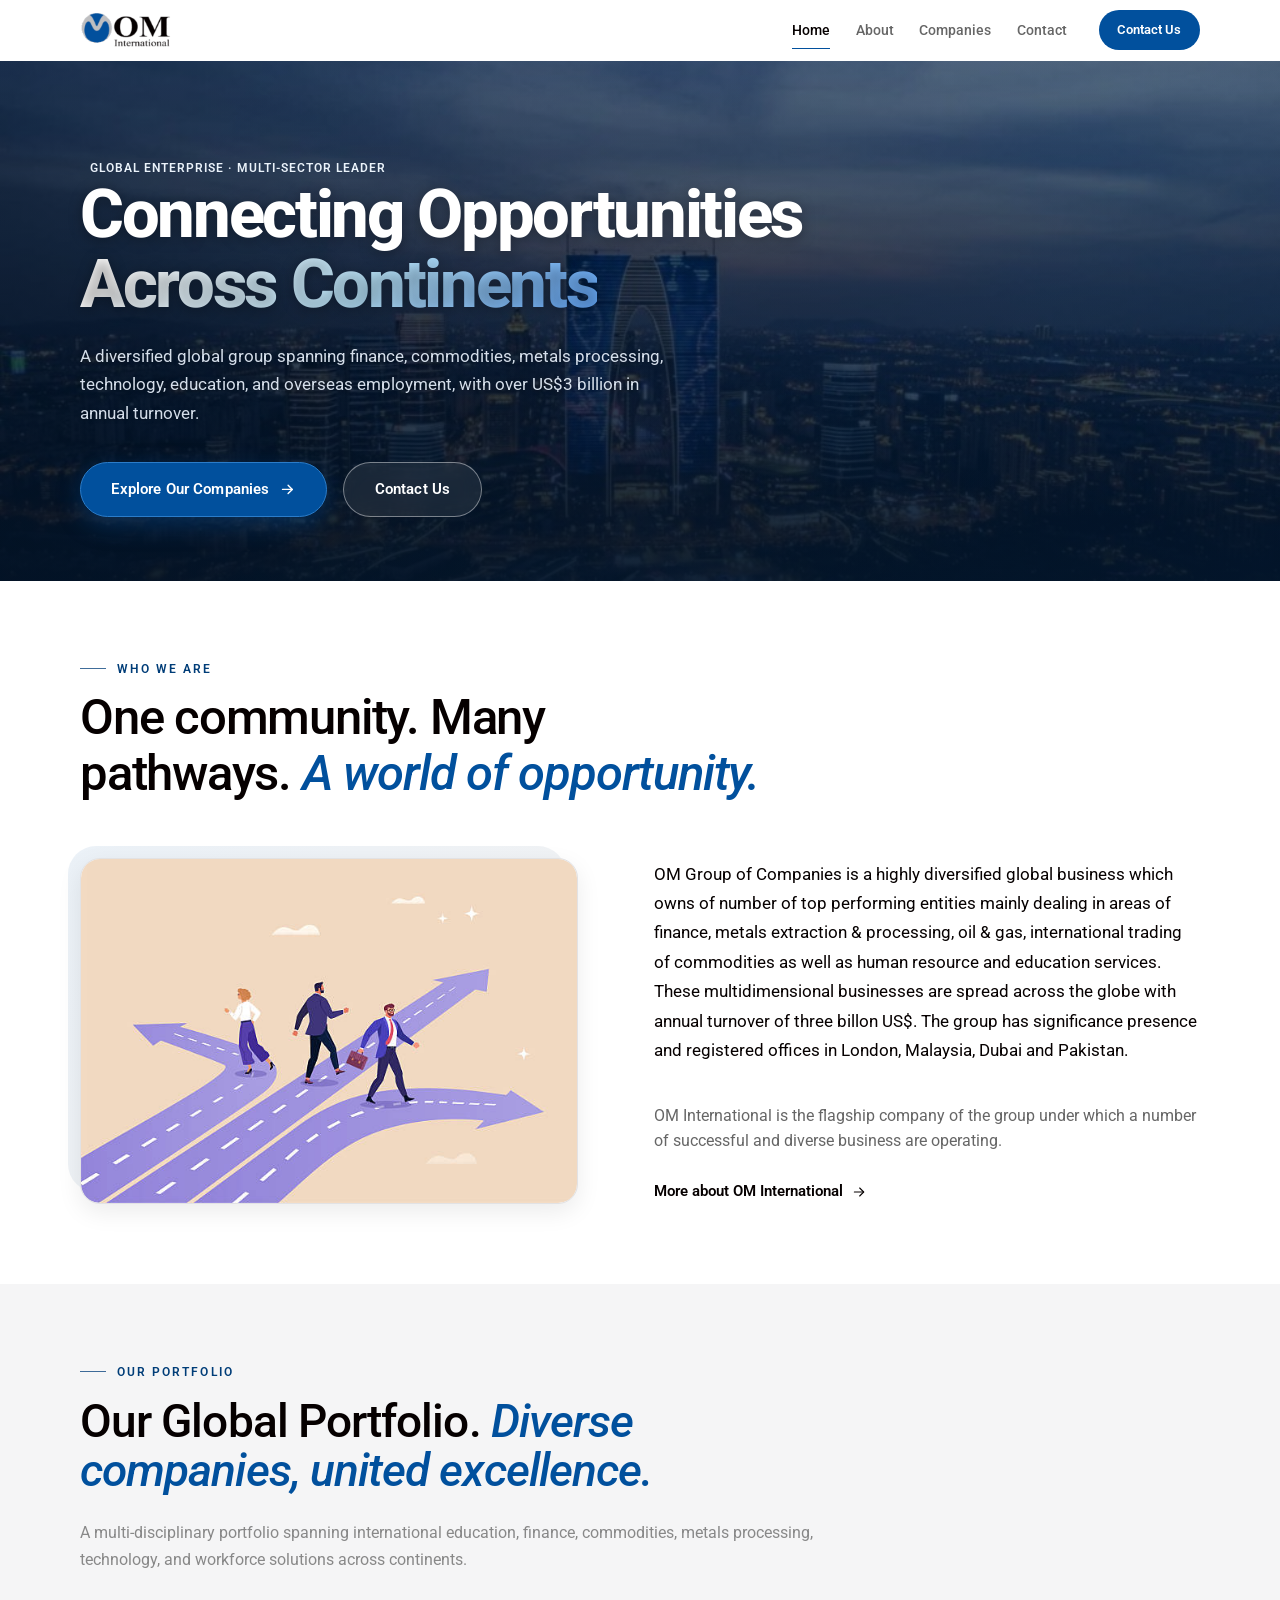
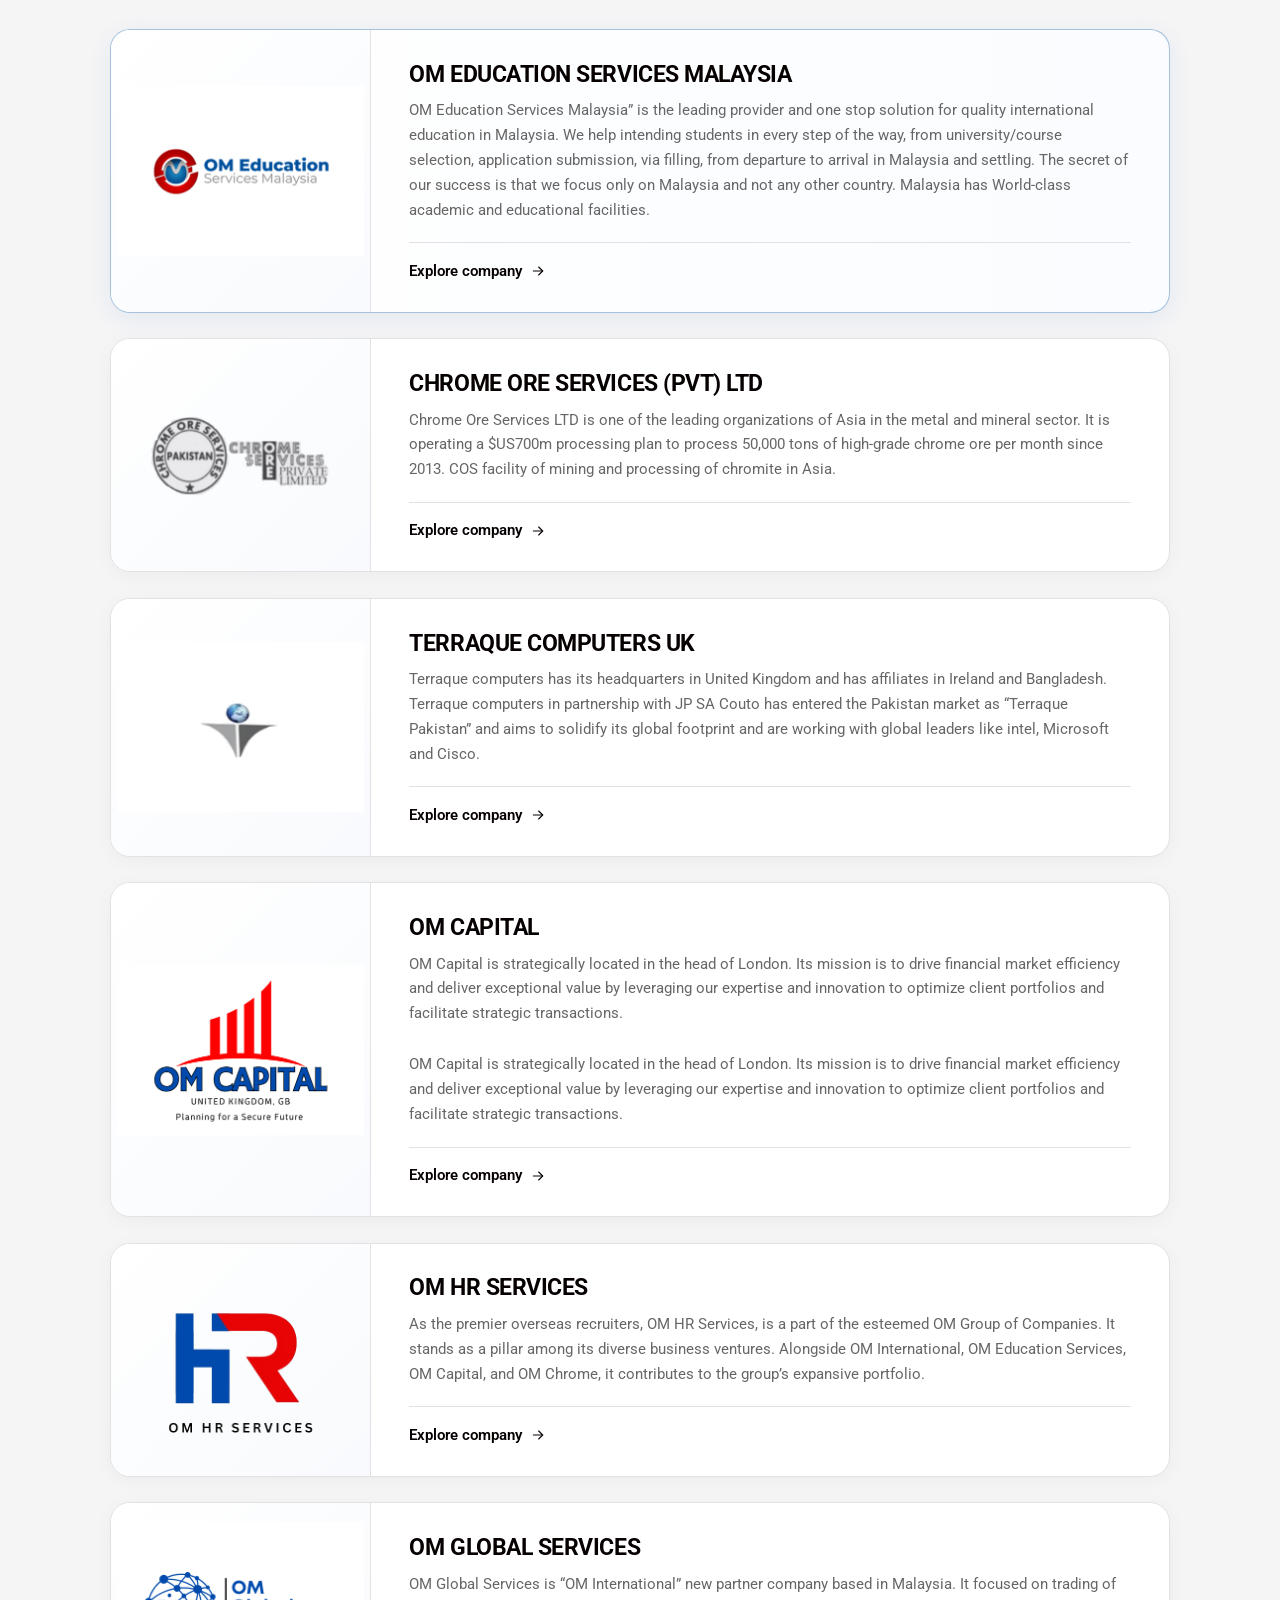
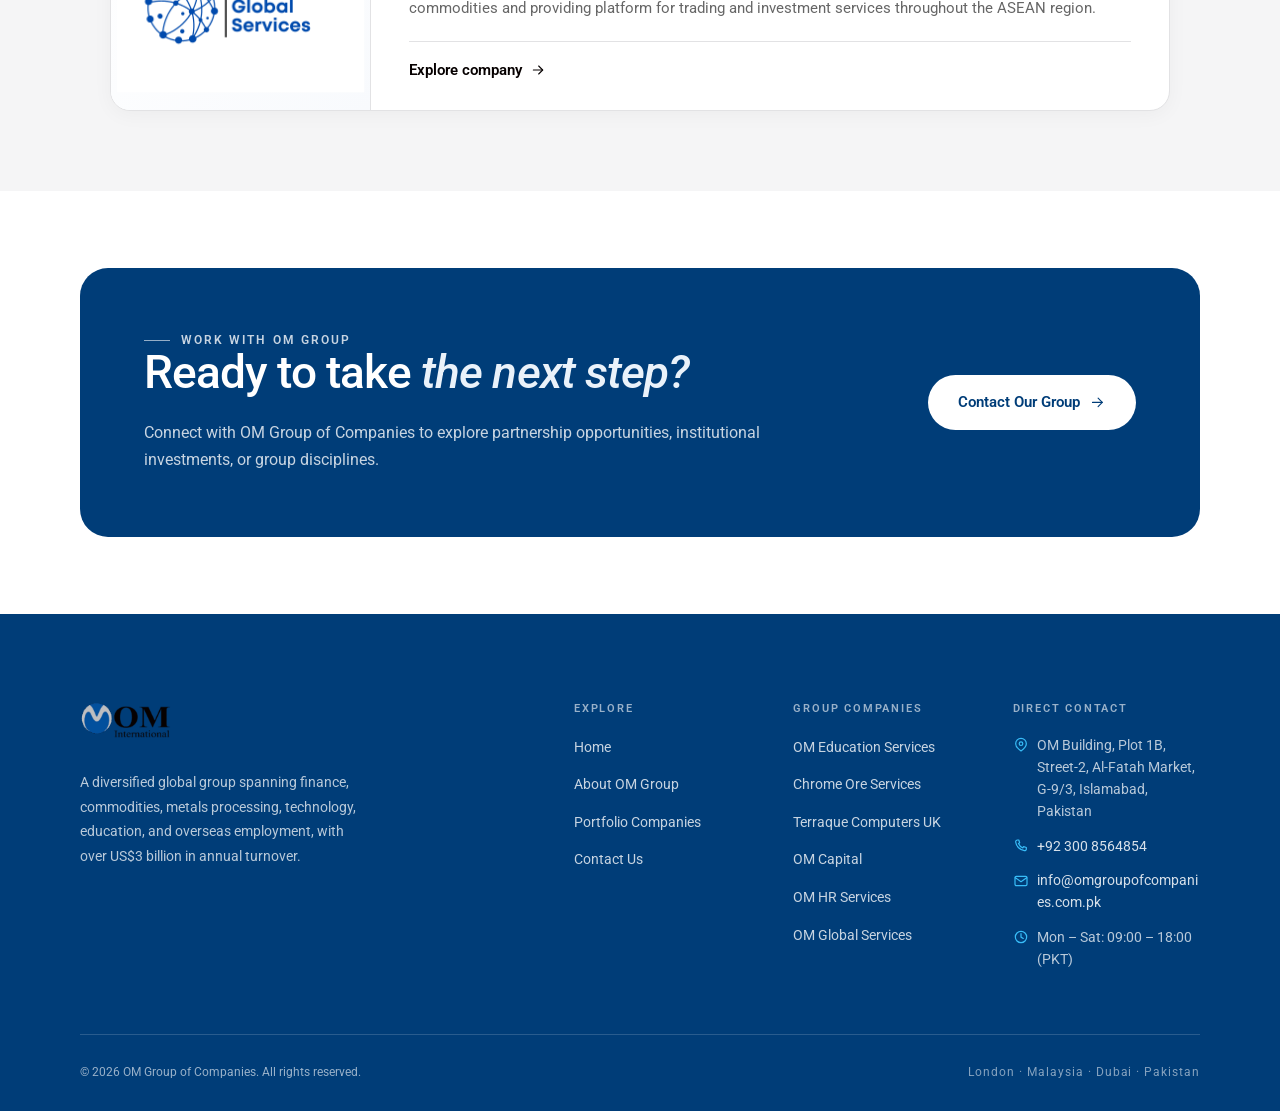
<file: index.html>
<!DOCTYPE html>
<html lang="en">

<head>
  <meta charset="utf-8">
  <meta name="viewport" content="width=device-width, initial-scale=1">
  <title>OM Group — Connecting Opportunities Across Continents</title>
  <meta name="description"
    content="OM Group is a diversified global group spanning finance, commodities, metals processing, technology, education, and overseas employment, with over US$3 billion in annual turnover.">
  <meta name="theme-color" content="#01509D">
  <meta property="og:title" content="OM Group — Connecting Opportunities Across Continents">
  <meta property="og:description"
    content="A diversified global group spanning finance, commodities, metals processing, technology, education, and overseas employment, with over US$3 billion in annual turnover.">
  <meta property="og:type" content="website">
  <link rel="preconnect" href="https://fonts.googleapis.com">
  <link rel="preconnect" href="https://fonts.gstatic.com" crossorigin>
  <link href="https://fonts.googleapis.com/css2?family=Roboto:ital,wght@0,100..900;1,100..900&display=swap"
    rel="stylesheet">
  <link rel="icon" href="assets/icons/favicon.svg" type="image/svg+xml">
  <link rel="alternate icon" href="assets/icons/favicon.ico" sizes="16x16 32x32">
  <link rel="stylesheet" href="css/style.css">
  <link rel="stylesheet" href="css/pages/home.css">
  <link rel="stylesheet" href="css/responsive.css">
  <script>document.documentElement.classList.add("js");</script>
</head>

<body id="top">
  <a class="skip-link" href="#main">Skip to main content</a>

  <header class="site-header" data-header>
    <div class="container header__inner">
      <a class="brand" href="index.html" aria-label="OM Group — home">
        <img src="assets/icons/om-logo.png" alt="OM Group logo" class="om-nav-logo" width="130" height="49">
      </a>

      <nav class="site-nav" id="site-nav" aria-label="Primary">
        <ul class="site-nav__list">
          <li><a class="nav-link is-active" href="index.html" aria-current="page">Home</a></li>
          <li><a class="nav-link" href="about.html">About</a></li>
          <li><a class="nav-link" href="services.html">Companies</a></li>
          <li><a class="nav-link" href="contact.html">Contact</a></li>
        </ul>
        <a class="btn btn--primary btn--sm site-nav__cta" href="contact.html">Contact Us</a>
      </nav>

      <button class="nav-toggle" type="button" aria-expanded="false" aria-controls="site-nav" aria-label="Open menu"
        data-nav-toggle>
        <span class="nav-toggle__bar"></span>
        <span class="nav-toggle__bar"></span>
      </button>
    </div>
  </header>

  <div class="nav-scrim" data-nav-scrim aria-hidden="true"></div>

  <main id="main">
    <!-- Hero -->
    <section class="hero hero--group" aria-labelledby="hero-title">
      <div class="hero__bg" aria-hidden="true">
        <img src="assets/images/groupherobg.jpg" alt="" class="hero__bg-img" width="1024" height="682"
          fetchpriority="high">
        <div class="hero__overlay"></div>
      </div>

      <div class="container hero__container">
        <div class="hero__inner">
          <div class="hero__content" data-reveal>
            <div class="hero__pill">
              <span class="hero__pill-dot" aria-hidden="true"></span>
              <span>Global Enterprise &middot; Multi-Sector Leader</span>
            </div>

            <h1 class="hero__title" id="hero-title">
              Connecting Opportunities
              <span class="hero__title-accent">Across Continents</span>
            </h1>

            <p class="hero__lead">
              A diversified global group spanning finance, commodities, metals processing, technology, education, and
              overseas employment, with over US$3 billion in annual turnover.
            </p>

            <div class="hero__actions">
              <a class="btn btn--primary btn--lg hero__btn hero__btn--primary" href="services.html">
                <span>Explore Our Companies</span>
                <svg viewBox="0 0 24 24" fill="none" stroke="currentColor" stroke-width="2" stroke-linecap="round"
                  stroke-linejoin="round" aria-hidden="true">
                  <path d="M5 12h14" />
                  <path d="m13 6 6 6-6 6" />
                </svg>
              </a>
              <a class="btn btn--ghost btn--lg hero__btn hero__btn--secondary" href="contact.html">
                <span>Contact Us</span>
              </a>
            </div>

          </div>


        </div>


      </div>
    </section>

    <!-- Introduction -->
    <section class="section intro-section" aria-labelledby="intro-title">
      <div class="container">
        <div class="intro__header" data-reveal>
          <p class="eyebrow">Who we are</p>
          <h2 class="intro__title" id="intro-title">One community. Many pathways. <em>A world of opportunity.</em></h2>
        </div>

        <div class="intro__grid">
          <div class="intro__visual" data-reveal="1">
            <div class="intro__frame">
              <img src="assets/images/Manypathways..jpg" alt="OM Group of Companies" class="intro__img" width="612"
                height="424" loading="lazy">
            </div>
          </div>

          <div class="intro__body" data-reveal="2">
            <p class="intro__lead">OM Group of Companies is a highly diversified global business which owns of number of
              top performing
              entities mainly dealing in areas of finance, metals extraction & processing, oil & gas, international
              trading of commodities as well as human resource and education services. These multidimensional businesses
              are spread across the globe with annual turnover of three billon US$. The group has significance presence
              and registered offices in London, Malaysia, Dubai and Pakistan.</p>
            <p>OM International is the flagship company of the group under which a number of successful and diverse
              business are operating.</p>
            <a class="link-arrow" href="about.html">
              More about OM International
              <svg viewBox="0 0 24 24" fill="none" stroke="currentColor" stroke-width="1.6" stroke-linecap="round"
                stroke-linejoin="round" aria-hidden="true">
                <path d="M5 12h14" />
                <path d="m13 6 6 6-6 6" />
              </svg>
            </a>
          </div>
        </div>
      </div>
    </section>

    <!-- Portfolio & Companies -->
    <section class="section section--sand portfolio-section" id="portfolio" aria-labelledby="portfolio-title">
      <div class="container">
        <div class="section-heading" data-reveal>
          <p class="eyebrow">Our Portfolio</p>
          <h2 id="portfolio-title">Our Global Portfolio. <em>Diverse companies, united excellence.</em></h2>
          <p>A multi-disciplinary portfolio spanning international education, finance, commodities, metals processing,
            technology, and workforce solutions across continents.</p>
        </div>

        <div class="portfolio__list">
          <!-- Flagship Company: OM International -->
          <article class="card portfolio-card portfolio-card--featured" data-reveal="1">
            <div class="portfolio-card__media">
              <img src="assets/images/nternationalEducation.png" alt="OM International" class="portfolio-card__img"
                width="612" height="424" loading="lazy">
            </div>

            <div class="portfolio-card__main">


              <div class="portfolio-card__content">
                <h3 class="portfolio-card__title">OM EDUCATION SERVICES MALAYSIA </h3>
                <p class="portfolio-card__desc">OM Education Services Malaysia” is the leading provider and one stop
                  solution for quality international education in Malaysia. We help intending students in every step of
                  the way, from university/course selection, application submission, via filling, from departure to
                  arrival in Malaysia and settling. The secret of our success is that we focus only on Malaysia and not
                  any other country. Malaysia has World-class academic and educational facilities. </p>
              </div>

              <div class="portfolio-card__footer">

                <a class="link-arrow portfolio-card__cta" href="company-details.html?company=education">
                  <span>Explore company</span>
                  <svg viewBox="0 0 24 24" fill="none" stroke="currentColor" stroke-width="1.6" stroke-linecap="round"
                    stroke-linejoin="round" aria-hidden="true">
                    <path d="M5 12h14" />
                    <path d="m13 6 6 6-6 6" />
                  </svg>
                </a>
              </div>
            </div>
          </article>

          <!-- Company 2: Finance & Capital -->
          <article class="card portfolio-card" data-reveal="2">
            <div class="portfolio-card__media">
              <img src="assets/images/OM-Global-Services.png" alt="OM International" class="portfolio-card__img"
                width="612" height="424" loading="lazy">
            </div>

            <div class="portfolio-card__main">


              <div class="portfolio-card__content">
                <h3 class="portfolio-card__title">CHROME ORE SERVICES (PVT) LTD</h3>
                <p class="portfolio-card__desc">Chrome Ore Services LTD is one of the leading organizations of Asia in
                  the metal and mineral sector. It is operating a $US700m processing plan to process 50,000 tons of
                  high-grade chrome ore per month since 2013. COS facility of mining and processing of chromite in Asia.
                </p>
              </div>

              <div class="portfolio-card__footer">

                <a class="link-arrow portfolio-card__cta" href="company-details.html?company=chrome">
                  <span>Explore company</span>
                  <svg viewBox="0 0 24 24" fill="none" stroke="currentColor" stroke-width="1.6" stroke-linecap="round"
                    stroke-linejoin="round" aria-hidden="true">
                    <path d="M5 12h14" />
                    <path d="m13 6 6 6-6 6" />
                  </svg>
                </a>
              </div>
            </div>
          </article>

          <!-- Company 3: Commodities & Energy -->
          <article class="card portfolio-card" data-reveal="3">

            <div class="portfolio-card__media">
              <img src="assets/images/OM-Computer.png" alt="OM International" class="portfolio-card__img" width="612"
                height="424" loading="lazy">
            </div>


            <div class="portfolio-card__main">


              <div class="portfolio-card__content">
                <h3 class="portfolio-card__title">TERRAQUE COMPUTERS UK</h3>
                <p class="portfolio-card__desc">Terraque computers has its headquarters in United Kingdom and has
                  affiliates in Ireland and Bangladesh. Terraque computers in partnership with JP SA Couto has entered
                  the Pakistan market as “Terraque Pakistan” and aims to solidify its global footprint and are working
                  with global leaders like intel, Microsoft and Cisco.</p>
              </div>

              <div class="portfolio-card__footer">

                <a class="link-arrow portfolio-card__cta" href="company-details.html?company=terraque">
                  <span>Explore company</span>
                  <svg viewBox="0 0 24 24" fill="none" stroke="currentColor" stroke-width="1.6" stroke-linecap="round"
                    stroke-linejoin="round" aria-hidden="true">
                    <path d="M5 12h14" />
                    <path d="m13 6 6 6-6 6" />
                  </svg>
                </a>
              </div>
            </div>
          </article>

          <!-- OM CAPITAL  -->
          <article class="card portfolio-card" data-reveal="1">
            <div class="portfolio-card__media">
              <img src="assets/images/omcapital.png" alt="OM International" class="portfolio-card__img" width="612"
                height="424" loading="lazy">
            </div>

            <div class="portfolio-card__main">


              <div class="portfolio-card__content">
                <h3 class="portfolio-card__title">OM CAPITAL </h3>
                <p class="portfolio-card__desc">OM Capital is strategically located in the head of London. Its mission
                  is to drive financial market efficiency and deliver exceptional value by leveraging our expertise and
                  innovation to optimize client portfolios and facilitate strategic transactions.

                </p>
                <br>

                <p class="portfolio-card__desc">OM Capital is strategically located in the head of London. Its mission
                  is to drive financial market efficiency and deliver exceptional value by leveraging our expertise and
                  innovation to optimize client portfolios and facilitate strategic transactions.

                </p>


              </div>

              <div class="portfolio-card__footer">

                <a class="link-arrow portfolio-card__cta" href="company-details.html?company=capital">
                  <span>Explore company</span>
                  <svg viewBox="0 0 24 24" fill="none" stroke="currentColor" stroke-width="1.6" stroke-linecap="round"
                    stroke-linejoin="round" aria-hidden="true">
                    <path d="M5 12h14" />
                    <path d="m13 6 6 6-6 6" />
                  </svg>
                </a>
              </div>
            </div>
          </article>

          <!-- Company 5: OM HR SERVICES -->
          <article class="card portfolio-card" data-reveal="2">

            <div class="portfolio-card__media">
              <img src="assets/images/omhrservices.png" alt="OM International" class="portfolio-card__img" width="612"
                height="424" loading="lazy">
            </div>
            <div class="portfolio-card__main">


              <div class="portfolio-card__content">
                <h3 class="portfolio-card__title">OM HR SERVICES</h3>
                <p class="portfolio-card__desc">As the premier overseas recruiters, OM HR Services, is a part of the
                  esteemed OM Group of Companies. It stands as a pillar among its diverse business ventures. Alongside
                  OM International, OM Education Services, OM Capital, and OM Chrome, it contributes to the group’s
                  expansive portfolio. </p>
              </div>

              <div class="portfolio-card__footer">

                <a class="link-arrow portfolio-card__cta" href="company-details.html?company=hr">
                  <span>Explore company</span>
                  <svg viewBox="0 0 24 24" fill="none" stroke="currentColor" stroke-width="1.6" stroke-linecap="round"
                    stroke-linejoin="round" aria-hidden="true">
                    <path d="M5 12h14" />
                    <path d="m13 6 6 6-6 6" />
                  </svg>
                </a>
              </div>
            </div>
          </article>

          <!-- Company 6: Om global services -->
          <article class="card portfolio-card" data-reveal="3">

            <div class="portfolio-card__media">
              <img src="assets/images/Omglobal.png" alt="OM International" class="portfolio-card__img" width="612"
                height="424" loading="lazy">
            </div>

            <div class="portfolio-card__main">


              <div class="portfolio-card__content">
                <h3 class="portfolio-card__title">OM GLOBAL SERVICES</h3>
                <p class="portfolio-card__desc">OM Global Services is “OM International” new partner company based in
                  Malaysia. It focused on trading of commodities and providing platform for trading and investment
                  services throughout the ASEAN region.
                </p>
              </div>

              <div class="portfolio-card__footer">

                <a class="link-arrow portfolio-card__cta" href="company-details.html?company=global">
                  <span>Explore company</span>
                  <svg viewBox="0 0 24 24" fill="none" stroke="currentColor" stroke-width="1.6" stroke-linecap="round"
                    stroke-linejoin="round" aria-hidden="true">
                    <path d="M5 12h14" />
                    <path d="m13 6 6 6-6 6" />
                  </svg>
                </a>
              </div>
            </div>
          </article>
        </div>
      </div>
    </section>



    <!-- CTA -->
    <section class="section section--tight" aria-labelledby="home-cta-title">
      <div class="container">
        <div class="cta" data-reveal>
          <div class="cta__content">
            <p class="eyebrow eyebrow--light">Work With OM Group</p>
            <h2 id="home-cta-title">Ready to take <em>the next step?</em></h2>
            <p>Connect with OM Group of Companies to explore partnership opportunities, institutional investments, or
              group disciplines.</p>
          </div>
          <div class="cta__actions">
            <a class="btn btn--light btn--lg" href="contact.html">
              Contact Our Group
              <svg viewBox="0 0 24 24" fill="none" stroke="currentColor" stroke-width="1.6" stroke-linecap="round"
                stroke-linejoin="round" aria-hidden="true">
                <path d="M5 12h14" />
                <path d="m13 6 6 6-6 6" />
              </svg>
            </a>
          </div>
        </div>
      </div>
    </section>
  </main>

  <site-footer></site-footer>

  <script src="js/components.js" defer></script>
  <script src="js/main.js" defer></script>
</body>

</html>
</file>
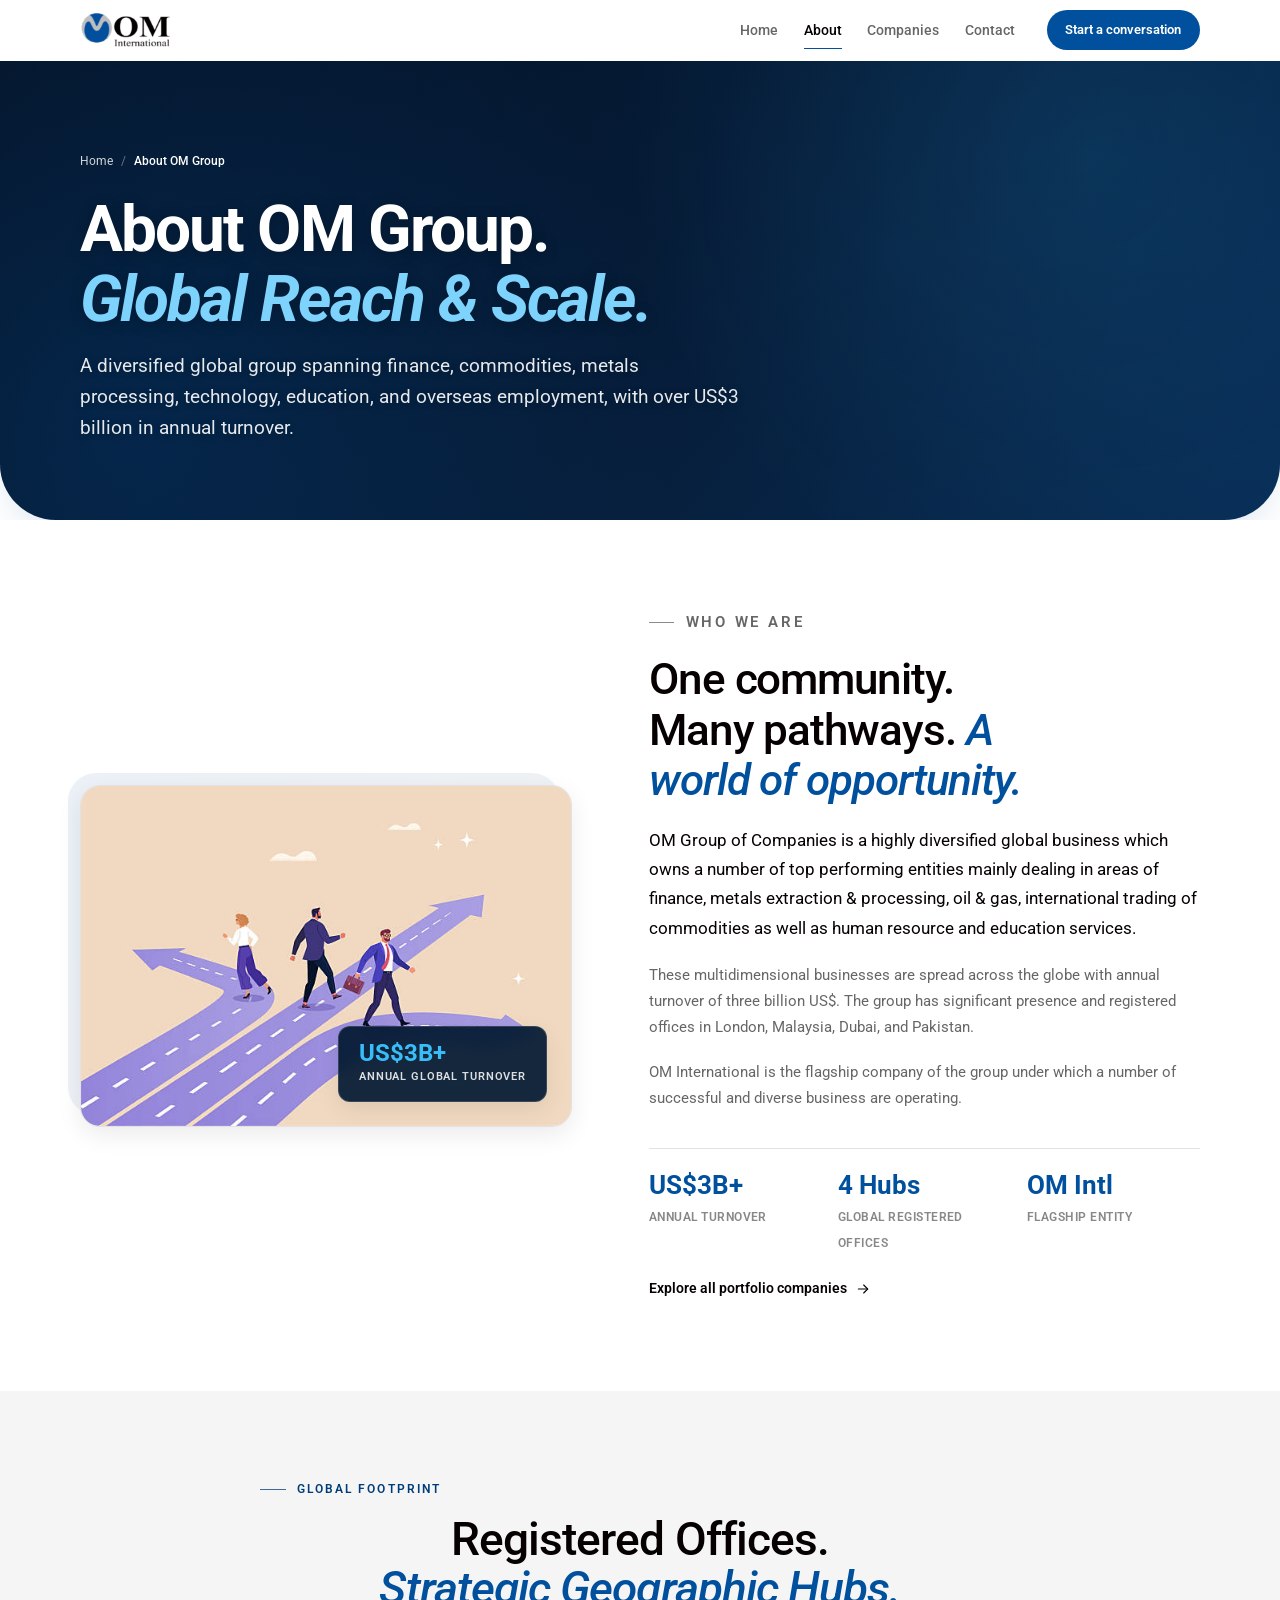
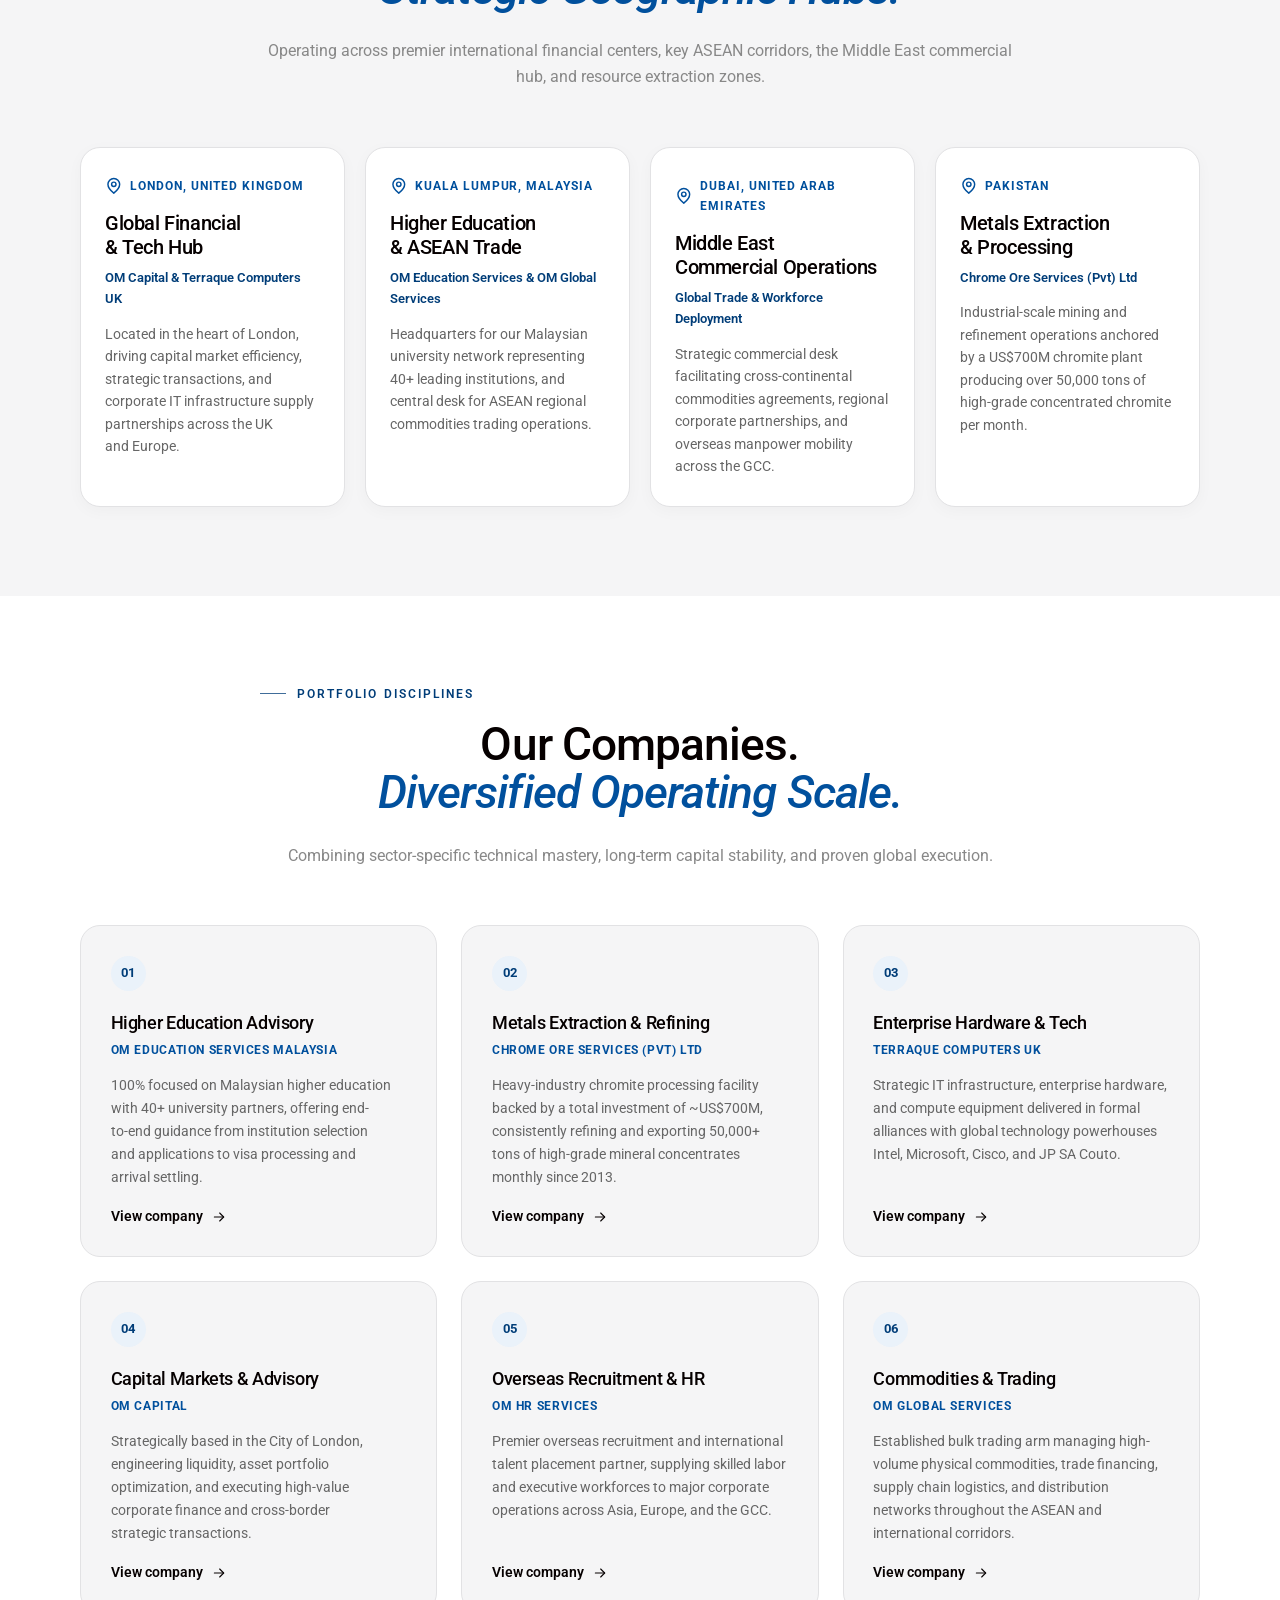
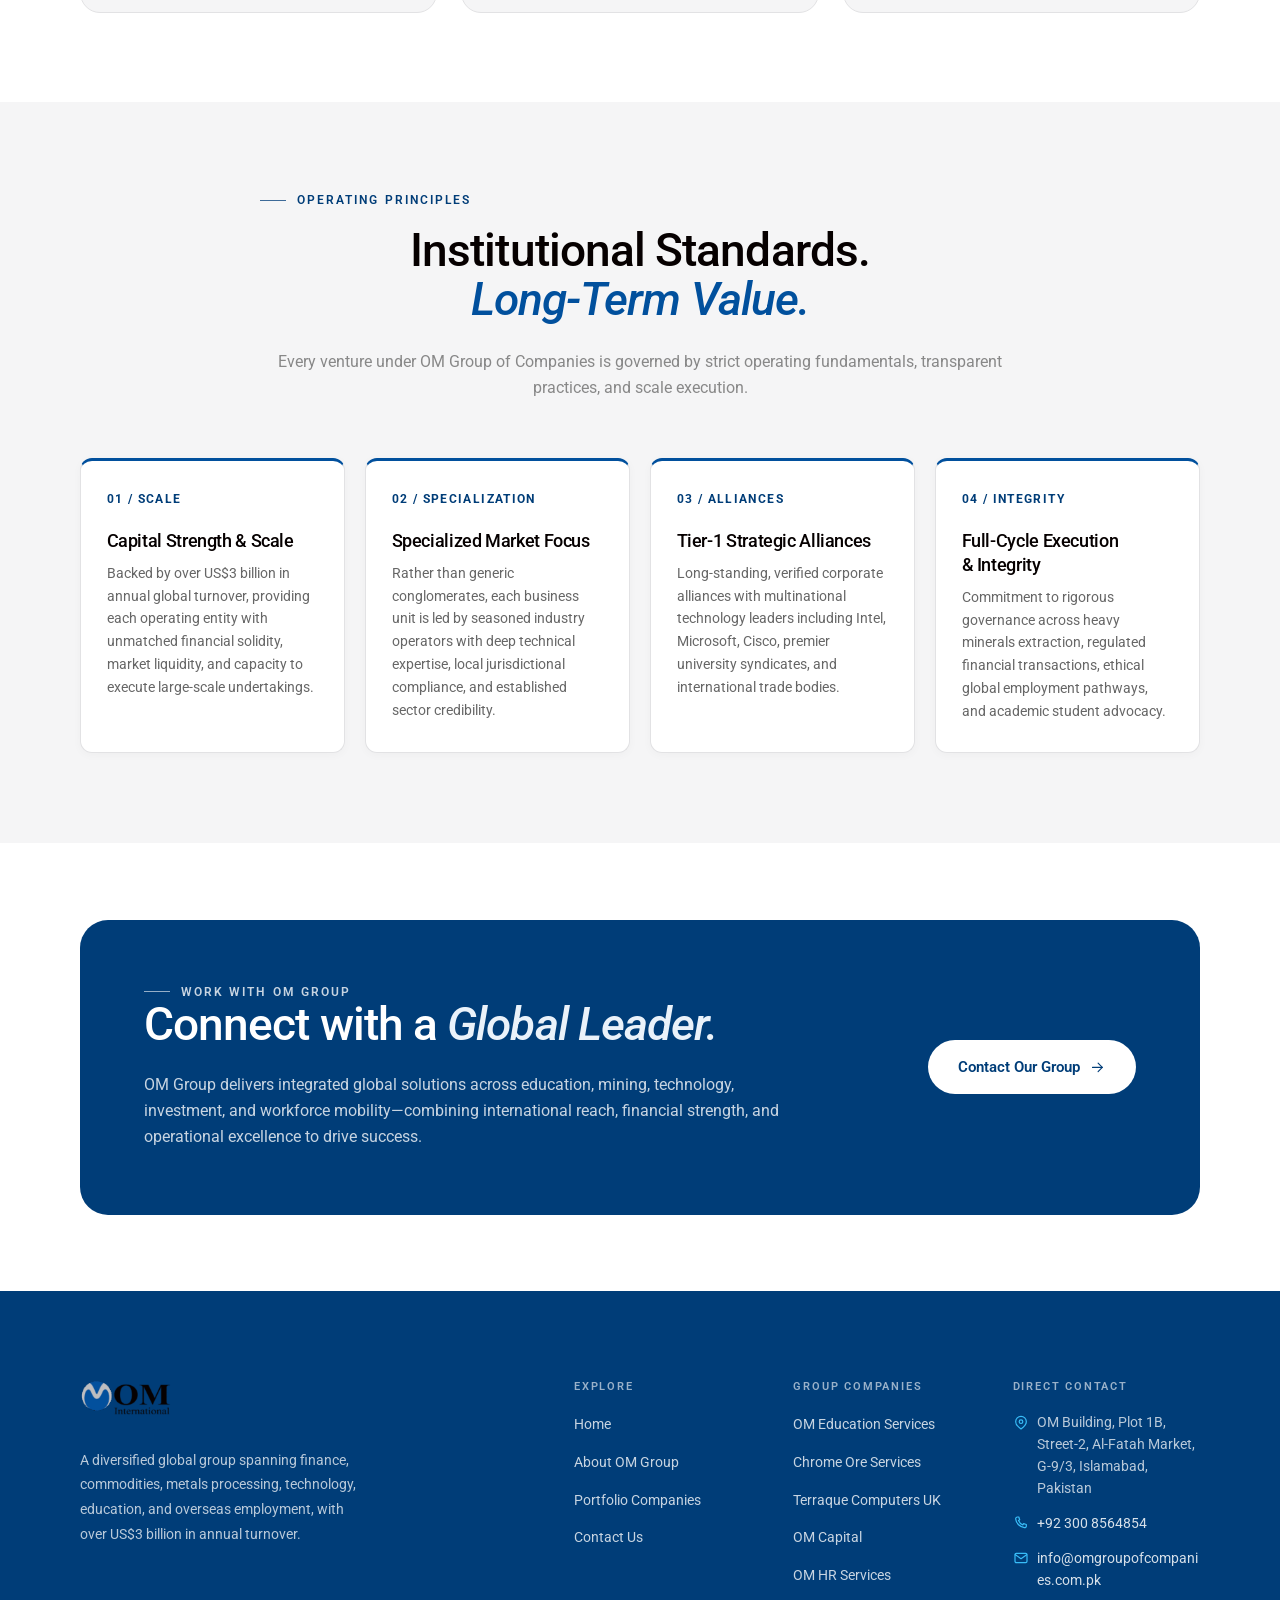
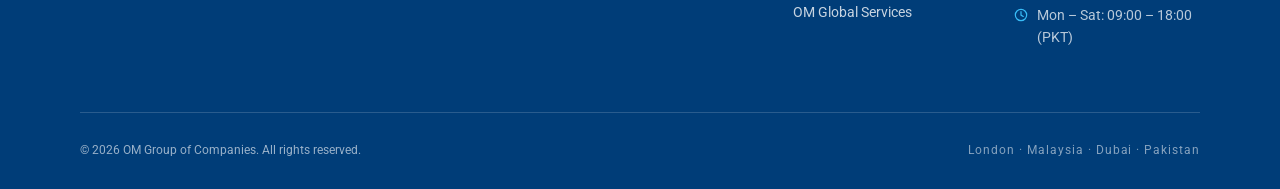
<file: about.html>
<!DOCTYPE html>
<html lang="en">

<head>
  <meta charset="utf-8">
  <meta name="viewport" content="width=device-width, initial-scale=1">
  <title>About Us — OM Group of Companies</title>
  <meta name="description"
    content="Learn about OM Group of Companies: a diversified global group spanning finance, commodities, metals processing, technology, education, and overseas employment, with over US$3 billion in annual turnover.">
  <meta name="theme-color" content="#0c2135">
  <meta property="og:title" content="About Us — OM Group of Companies">
  <meta property="og:description"
    content="A diversified global group spanning finance, commodities, metals processing, technology, education, and overseas employment, with over US$3 billion in annual turnover.">
  <meta property="og:type" content="website">
  <link rel="preconnect" href="https://fonts.googleapis.com">
  <link rel="preconnect" href="https://fonts.gstatic.com" crossorigin>
  <link href="https://fonts.googleapis.com/css2?family=Roboto:ital,wght@0,100..900;1,100..900&display=swap"
    rel="stylesheet">
  <link rel="icon" href="assets/icons/favicon.svg" type="image/svg+xml">
  <link rel="alternate icon" href="assets/icons/favicon.ico" sizes="16x16 32x32">
  <link rel="stylesheet" href="css/style.css">
  <link rel="stylesheet" href="css/pages/about.css">
  <link rel="stylesheet" href="css/responsive.css">
  <script>document.documentElement.classList.add("js");</script>
</head>

<body id="top">
  <a class="skip-link" href="#main">Skip to main content</a>

  <!-- Header -->
  <header class="site-header" data-header>
    <div class="container header__inner">
      <a class="brand" href="index.html" aria-label="OM Group — home">
        <img src="assets/icons/om-logo.png" alt="OM Group logo" class="om-nav-logo" width="130" height="49">
      </a>

      <nav class="site-nav" id="site-nav" aria-label="Primary">
        <ul class="site-nav__list">
          <li><a class="nav-link" href="index.html">Home</a></li>
          <li><a class="nav-link is-active" href="about.html" aria-current="page">About</a></li>
          <li><a class="nav-link" href="services.html">Companies</a></li>
          <li><a class="nav-link" href="contact.html">Contact</a></li>
        </ul>
        <a class="btn btn--primary btn--sm site-nav__cta" href="contact.html">Start a conversation</a>
      </nav>

      <button class="nav-toggle" type="button" aria-expanded="false" aria-controls="site-nav" aria-label="Open menu"
        data-nav-toggle>
        <span class="nav-toggle__bar"></span>
        <span class="nav-toggle__bar"></span>
      </button>
    </div>
  </header>

  <div class="nav-scrim" data-nav-scrim aria-hidden="true"></div>

  <main id="main">
    <!-- Page Hero -->
    <section class="page-hero" aria-labelledby="about-hero-title">
      <div class="container">
        <div class="page-hero__inner" data-reveal>
          <nav class="breadcrumb" aria-label="Breadcrumb">
            <ol>
              <li><a href="index.html">Home</a></li>
              <li aria-current="page">About OM Group</li>
            </ol>
          </nav>
          <h1 id="about-hero-title">About OM Group. <em>Global Reach &amp; Scale.</em></h1>
          <p class="page-hero__lead">
            A diversified global group spanning finance, commodities, metals processing, technology, education, and
            overseas employment, with over US$3 billion in annual turnover.
          </p>
        </div>
      </div>
    </section>

    <!-- Who We Are / Story Section -->
    <section class="section about-intro" aria-labelledby="about-story-title">
      <div class="container">
        <div class="about-intro__grid">
          <!-- Visual Column -->
          <div class="about-intro__visual" data-reveal>
            <div class="about-intro__frame">
              <img src="assets/images/Manypathways..jpg"
                alt="OM Group of Companies - Many pathways, world of opportunity" class="about-intro__img" width="612"
                height="424" loading="lazy">
              <div class="about-intro__badge">
                <strong>US$3B+</strong>
                <span>Annual Global Turnover</span>
              </div>
            </div>
          </div>

          <!-- Body Column -->
          <div class="about-intro__body" data-reveal="1">
            <p class="eyebrow">Who We Are</p>
            <h2 class="about-intro__title" id="about-story-title">One community. Many pathways. <em>A world of
                opportunity.</em></h2>
            <p class="about-intro__lead">
              OM Group of Companies is a highly diversified global business which owns a number of top performing
              entities mainly dealing in areas of finance, metals extraction &amp; processing, oil &amp; gas,
              international trading of commodities as well as human resource and education services.
            </p>
            <p>
              These multidimensional businesses are spread across the globe with annual turnover of three billion US$.
              The group has significant presence and registered offices in London, Malaysia, Dubai, and Pakistan.
            </p>
            <p>
              OM International is the flagship company of the group under which a number of successful and diverse
              business are operating.
            </p>

            <div class="about-intro__stats">
              <div class="about-intro__stat">
                <strong>US$3B+</strong>
                <span>Annual Turnover</span>
              </div>
              <div class="about-intro__stat">
                <strong>4 Hubs</strong>
                <span>Global Registered Offices</span>
              </div>
              <div class="about-intro__stat">
                <strong>OM Intl</strong>
                <span>Flagship Entity</span>
              </div>
            </div>

            <div>
              <a class="link-arrow" href="services.html">
                <span>Explore all portfolio companies</span>
                <svg viewBox="0 0 24 24" fill="none" stroke="currentColor" stroke-width="1.6" stroke-linecap="round"
                  stroke-linejoin="round" aria-hidden="true">
                  <path d="M5 12h14" />
                  <path d="m13 6 6 6-6 6" />
                </svg>
              </a>
            </div>
          </div>
        </div>
      </div>
    </section>

    <!-- Global Registered Offices Section -->
    <section class="section hubs-section" aria-labelledby="hubs-title">
      <div class="container">
        <div class="section-heading section-heading--center" data-reveal>
          <p class="eyebrow">Global Footprint</p>
          <h2 id="hubs-title">Registered Offices. <em>Strategic Geographic Hubs.</em></h2>
          <p>
            Operating across premier international financial centers, key ASEAN corridors, the Middle East commercial
            hub, and resource extraction zones.
          </p>
        </div>

        <div class="hubs-grid">
          <!-- Hub 1: London -->
          <article class="hub-card" data-reveal="1">
            <span class="hub-card__pin">
              <svg viewBox="0 0 24 24" fill="none" stroke="currentColor" stroke-width="2" stroke-linecap="round"
                stroke-linejoin="round" aria-hidden="true">
                <path d="M20 10c0 6-8 12-8 12s-8-6-8-12a8 8 0 0 1 16 0Z" />
                <circle cx="12" cy="10" r="3" />
              </svg>
              London, United Kingdom
            </span>
            <h3>Global Financial &amp; Tech Hub</h3>
            <div class="hub-card__subtitle">OM Capital &amp; Terraque Computers UK</div>
            <p>
              Located in the heart of London, driving capital market efficiency, strategic transactions, and corporate
              IT
              infrastructure supply partnerships across the UK and Europe.
            </p>
          </article>

          <!-- Hub 2: Malaysia -->
          <article class="hub-card" data-reveal="2">
            <span class="hub-card__pin">
              <svg viewBox="0 0 24 24" fill="none" stroke="currentColor" stroke-width="2" stroke-linecap="round"
                stroke-linejoin="round" aria-hidden="true">
                <path d="M20 10c0 6-8 12-8 12s-8-6-8-12a8 8 0 0 1 16 0Z" />
                <circle cx="12" cy="10" r="3" />
              </svg>
              Kuala Lumpur, Malaysia
            </span>
            <h3>Higher Education &amp; ASEAN Trade</h3>
            <div class="hub-card__subtitle">OM Education Services &amp; OM Global Services</div>
            <p>
              Headquarters for our Malaysian university network representing 40+ leading institutions, and central desk
              for ASEAN regional commodities trading operations.
            </p>
          </article>

          <!-- Hub 3: Dubai -->
          <article class="hub-card" data-reveal="3">
            <span class="hub-card__pin">
              <svg viewBox="0 0 24 24" fill="none" stroke="currentColor" stroke-width="2" stroke-linecap="round"
                stroke-linejoin="round" aria-hidden="true">
                <path d="M20 10c0 6-8 12-8 12s-8-6-8-12a8 8 0 0 1 16 0Z" />
                <circle cx="12" cy="10" r="3" />
              </svg>
              Dubai, United Arab Emirates
            </span>
            <h3>Middle East Commercial Operations</h3>
            <div class="hub-card__subtitle">Global Trade &amp; Workforce Deployment</div>
            <p>
              Strategic commercial desk facilitating cross-continental commodities agreements, regional corporate
              partnerships, and overseas manpower mobility across the GCC.
            </p>
          </article>

          <!-- Hub 4: Pakistan -->
          <article class="hub-card" data-reveal="4">
            <span class="hub-card__pin">
              <svg viewBox="0 0 24 24" fill="none" stroke="currentColor" stroke-width="2" stroke-linecap="round"
                stroke-linejoin="round" aria-hidden="true">
                <path d="M20 10c0 6-8 12-8 12s-8-6-8-12a8 8 0 0 1 16 0Z" />
                <circle cx="12" cy="10" r="3" />
              </svg>
              Pakistan
            </span>
            <h3>Metals Extraction &amp; Processing</h3>
            <div class="hub-card__subtitle">Chrome Ore Services (Pvt) Ltd</div>
            <p>
              Industrial-scale mining and refinement operations anchored by a US$700M chromite plant producing over
              50,000 tons of high-grade concentrated chromite per month.
            </p>
          </article>
        </div>
      </div>
    </section>

    <!-- Core Operating Disciplines Section -->
    <section class="section disciplines-section" aria-labelledby="disciplines-title">
      <div class="container">
        <div class="section-heading section-heading--center" data-reveal>
          <p class="eyebrow">Portfolio Disciplines</p>
          <h2 id="disciplines-title">Our Companies. <em>Diversified Operating Scale.</em></h2>
          <p>
            Combining sector-specific technical mastery, long-term capital stability, and proven global execution.
          </p>
        </div>

        <div class="disciplines-grid">
          <!-- Discipline 1: Education -->
          <article class="discipline-card" data-reveal="1">
            <span class="discipline-card__num">01</span>
            <h3>Higher Education Advisory</h3>
            <div class="discipline-card__entity">OM Education Services Malaysia</div>
            <p>
              100% focused on Malaysian higher education with 40+ university partners, offering end-to-end guidance from
              institution selection and applications to visa processing and arrival settling.
            </p>
            <a class="link-arrow discipline-card__link" href="company-details.html?company=education">
              <span>View company</span>
              <svg viewBox="0 0 24 24" fill="none" stroke="currentColor" stroke-width="1.6" stroke-linecap="round"
                stroke-linejoin="round" aria-hidden="true">
                <path d="M5 12h14" />
                <path d="m13 6 6 6-6 6" />
              </svg>
            </a>
          </article>

          <!-- Discipline 2: Metals & Mining -->
          <article class="discipline-card" data-reveal="2">
            <span class="discipline-card__num">02</span>
            <h3>Metals Extraction &amp; Refining</h3>
            <div class="discipline-card__entity">Chrome Ore Services (Pvt) Ltd</div>
            <p>
              Heavy-industry chromite processing facility backed by a total investment of ~US$700M, consistently
              refining and exporting 50,000+ tons of high-grade mineral concentrates monthly since 2013.
            </p>
            <a class="link-arrow discipline-card__link" href="company-details.html?company=chrome">
              <span>View company</span>
              <svg viewBox="0 0 24 24" fill="none" stroke="currentColor" stroke-width="1.6" stroke-linecap="round"
                stroke-linejoin="round" aria-hidden="true">
                <path d="M5 12h14" />
                <path d="m13 6 6 6-6 6" />
              </svg>
            </a>
          </article>

          <!-- Discipline 3: Technology -->
          <article class="discipline-card" data-reveal="3">
            <span class="discipline-card__num">03</span>
            <h3>Enterprise Hardware &amp; Tech</h3>
            <div class="discipline-card__entity">Terraque Computers UK</div>
            <p>
              Strategic IT infrastructure, enterprise hardware, and compute equipment delivered in formal alliances with
              global technology powerhouses Intel, Microsoft, Cisco, and JP SA Couto.
            </p>
            <a class="link-arrow discipline-card__link" href="company-details.html?company=terraque">
              <span>View company</span>
              <svg viewBox="0 0 24 24" fill="none" stroke="currentColor" stroke-width="1.6" stroke-linecap="round"
                stroke-linejoin="round" aria-hidden="true">
                <path d="M5 12h14" />
                <path d="m13 6 6 6-6 6" />
              </svg>
            </a>
          </article>

          <!-- Discipline 4: Capital & Advisory -->
          <article class="discipline-card" data-reveal="1">
            <span class="discipline-card__num">04</span>
            <h3>Capital Markets &amp; Advisory</h3>
            <div class="discipline-card__entity">OM Capital</div>
            <p>
              Strategically based in the City of London, engineering liquidity, asset portfolio optimization, and
              executing high-value corporate finance and cross-border strategic transactions.
            </p>
            <a class="link-arrow discipline-card__link" href="company-details.html?company=capital">
              <span>View company</span>
              <svg viewBox="0 0 24 24" fill="none" stroke="currentColor" stroke-width="1.6" stroke-linecap="round"
                stroke-linejoin="round" aria-hidden="true">
                <path d="M5 12h14" />
                <path d="m13 6 6 6-6 6" />
              </svg>
            </a>
          </article>

          <!-- Discipline 5: Overseas Employment -->
          <article class="discipline-card" data-reveal="2">
            <span class="discipline-card__num">05</span>
            <h3>Overseas Recruitment &amp; HR</h3>
            <div class="discipline-card__entity">OM HR Services</div>
            <p>
              Premier overseas recruitment and international talent placement partner, supplying skilled labor and
              executive workforces to major corporate operations across Asia, Europe, and the GCC.
            </p>
            <a class="link-arrow discipline-card__link" href="company-details.html?company=hr">
              <span>View company</span>
              <svg viewBox="0 0 24 24" fill="none" stroke="currentColor" stroke-width="1.6" stroke-linecap="round"
                stroke-linejoin="round" aria-hidden="true">
                <path d="M5 12h14" />
                <path d="m13 6 6 6-6 6" />
              </svg>
            </a>
          </article>

          <!-- Discipline 6: Commodities Trading -->
          <article class="discipline-card" data-reveal="3">
            <span class="discipline-card__num">06</span>
            <h3>Commodities &amp; Trading</h3>
            <div class="discipline-card__entity">OM Global Services</div>
            <p>
              Established bulk trading arm managing high-volume physical commodities, trade financing, supply chain
              logistics, and distribution networks throughout the ASEAN and international corridors.
            </p>
            <a class="link-arrow discipline-card__link" href="company-details.html?company=global">
              <span>View company</span>
              <svg viewBox="0 0 24 24" fill="none" stroke="currentColor" stroke-width="1.6" stroke-linecap="round"
                stroke-linejoin="round" aria-hidden="true">
                <path d="M5 12h14" />
                <path d="m13 6 6 6-6 6" />
              </svg>
            </a>
          </article>
        </div>
      </div>
    </section>

    <!-- Operating Principles Section -->
    <section class="section principles-section" aria-labelledby="principles-title">
      <div class="container">
        <div class="section-heading section-heading--center" data-reveal>
          <p class="eyebrow">Operating Principles</p>
          <h2 id="principles-title">Institutional Standards. <em>Long-Term Value.</em></h2>
          <p>
            Every venture under OM Group of Companies is governed by strict operating fundamentals, transparent
            practices, and scale execution.
          </p>
        </div>

        <div class="principles-grid">
          <!-- Principle 1 -->
          <article class="principle-card" data-reveal="1">
            <span class="principle-card__index">01 / Scale</span>
            <h3>Capital Strength &amp; Scale</h3>
            <p>
              Backed by over US$3 billion in annual global turnover, providing each operating entity with unmatched
              financial solidity, market liquidity, and capacity to execute large-scale undertakings.
            </p>
          </article>

          <!-- Principle 2 -->
          <article class="principle-card" data-reveal="2">
            <span class="principle-card__index">02 / Specialization</span>
            <h3>Specialized Market Focus</h3>
            <p>
              Rather than generic conglomerates, each business unit is led by seasoned industry operators with deep
              technical expertise, local jurisdictional compliance, and established sector credibility.
            </p>
          </article>

          <!-- Principle 3 -->
          <article class="principle-card" data-reveal="3">
            <span class="principle-card__index">03 / Alliances</span>
            <h3>Tier-1 Strategic Alliances</h3>
            <p>
              Long-standing, verified corporate alliances with multinational technology leaders including Intel,
              Microsoft, Cisco, premier university syndicates, and international trade bodies.
            </p>
          </article>

          <!-- Principle 4 -->
          <article class="principle-card" data-reveal="4">
            <span class="principle-card__index">04 / Integrity</span>
            <h3>Full-Cycle Execution &amp; Integrity</h3>
            <p>
              Commitment to rigorous governance across heavy minerals extraction, regulated financial transactions,
              ethical global employment pathways, and academic student advocacy.
            </p>
          </article>
        </div>
      </div>
    </section>

    <!-- CTA Section -->
    <section class="section section--tight" aria-labelledby="about-cta-title">
      <div class="container">
        <div class="cta" data-reveal>
          <div class="cta__content">
            <p class="eyebrow eyebrow--light">Work With OM Group</p>
            <h2 id="about-cta-title">Connect with a <em>Global Leader.</em></h2>
            <p>
              OM Group delivers integrated global solutions across education, mining, technology, investment, and
              workforce mobility—combining international reach, financial strength, and operational excellence to drive
              success.
            </p>
          </div>
          <div class="cta__actions">
            <a class="btn btn--light btn--lg" href="contact.html">
              Contact Our Group
              <svg viewBox="0 0 24 24" fill="none" stroke="currentColor" stroke-width="1.6" stroke-linecap="round"
                stroke-linejoin="round" aria-hidden="true">
                <path d="M5 12h14" />
                <path d="m13 6 6 6-6 6" />
              </svg>
            </a>

          </div>
        </div>
      </div>
    </section>
  </main>

  <site-footer></site-footer>

  <script src="js/components.js" defer></script>
  <script src="js/main.js" defer></script>
</body>

</html>
</file>
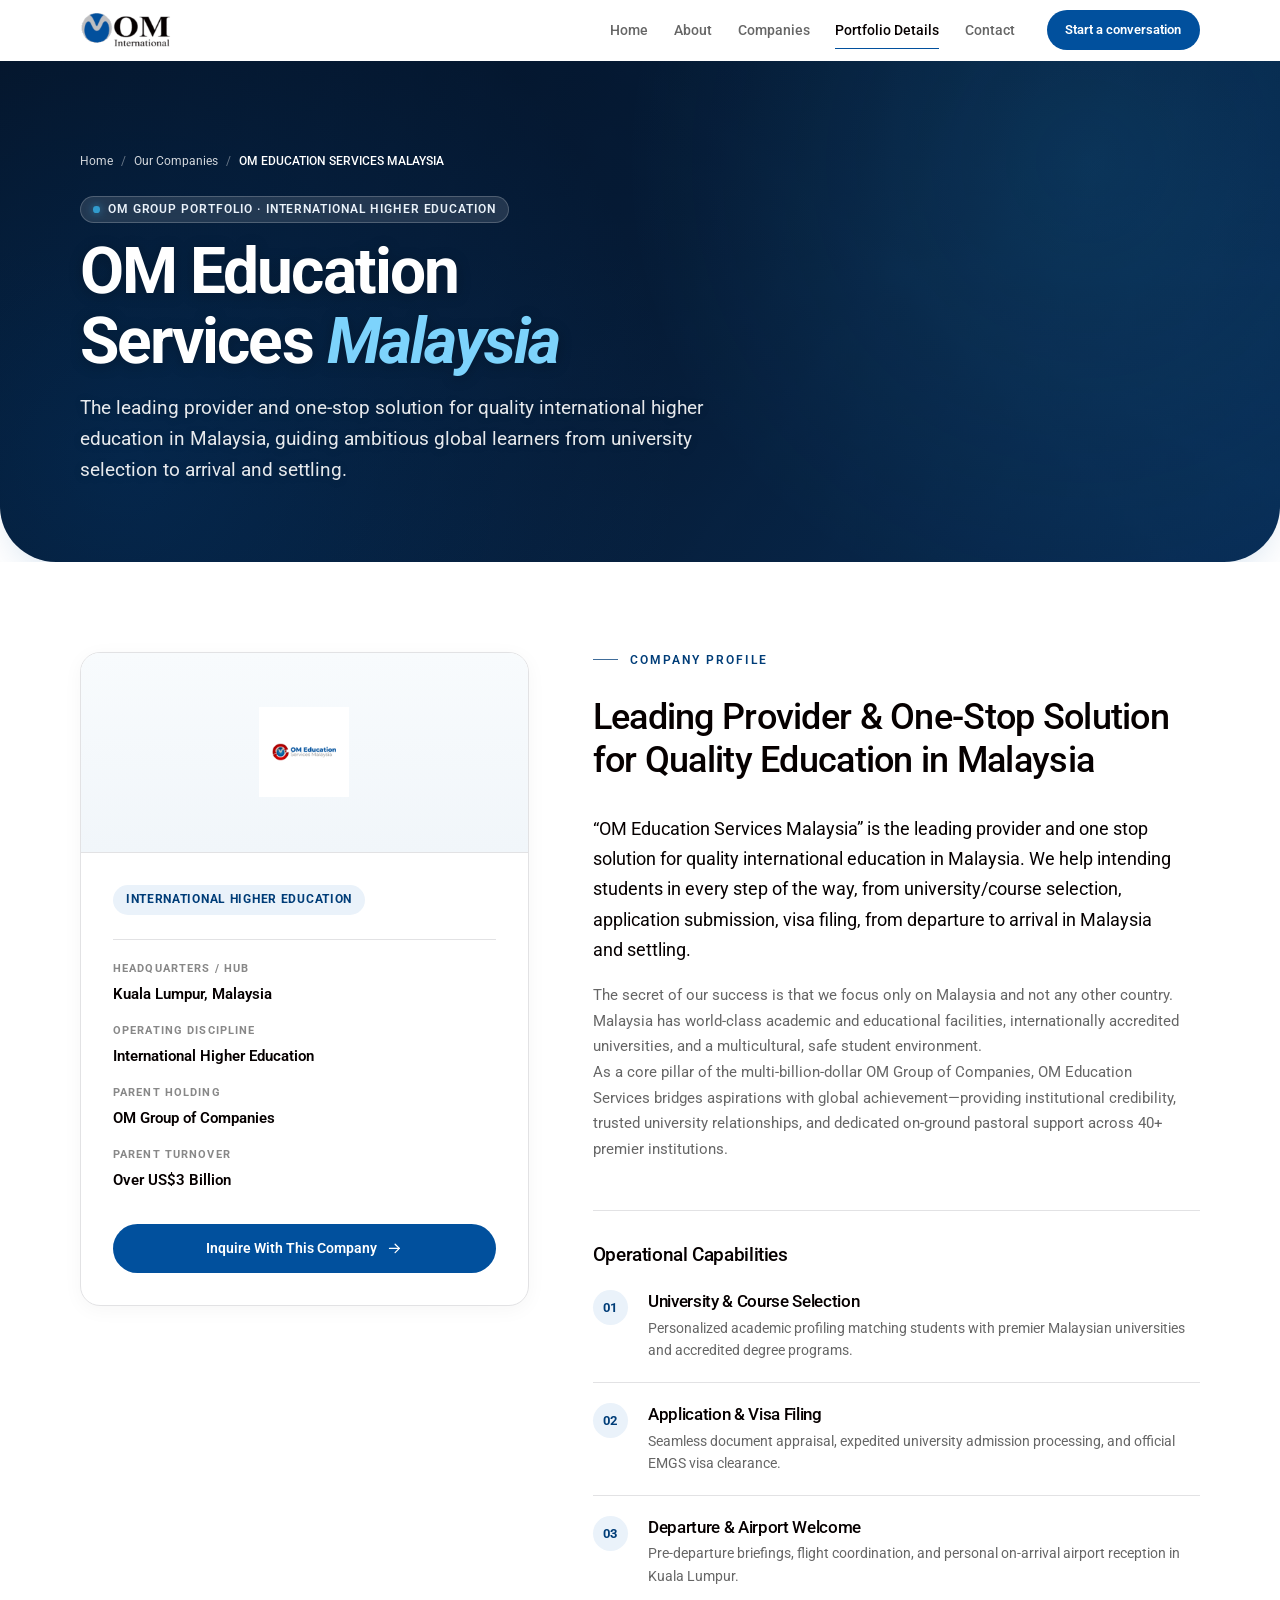
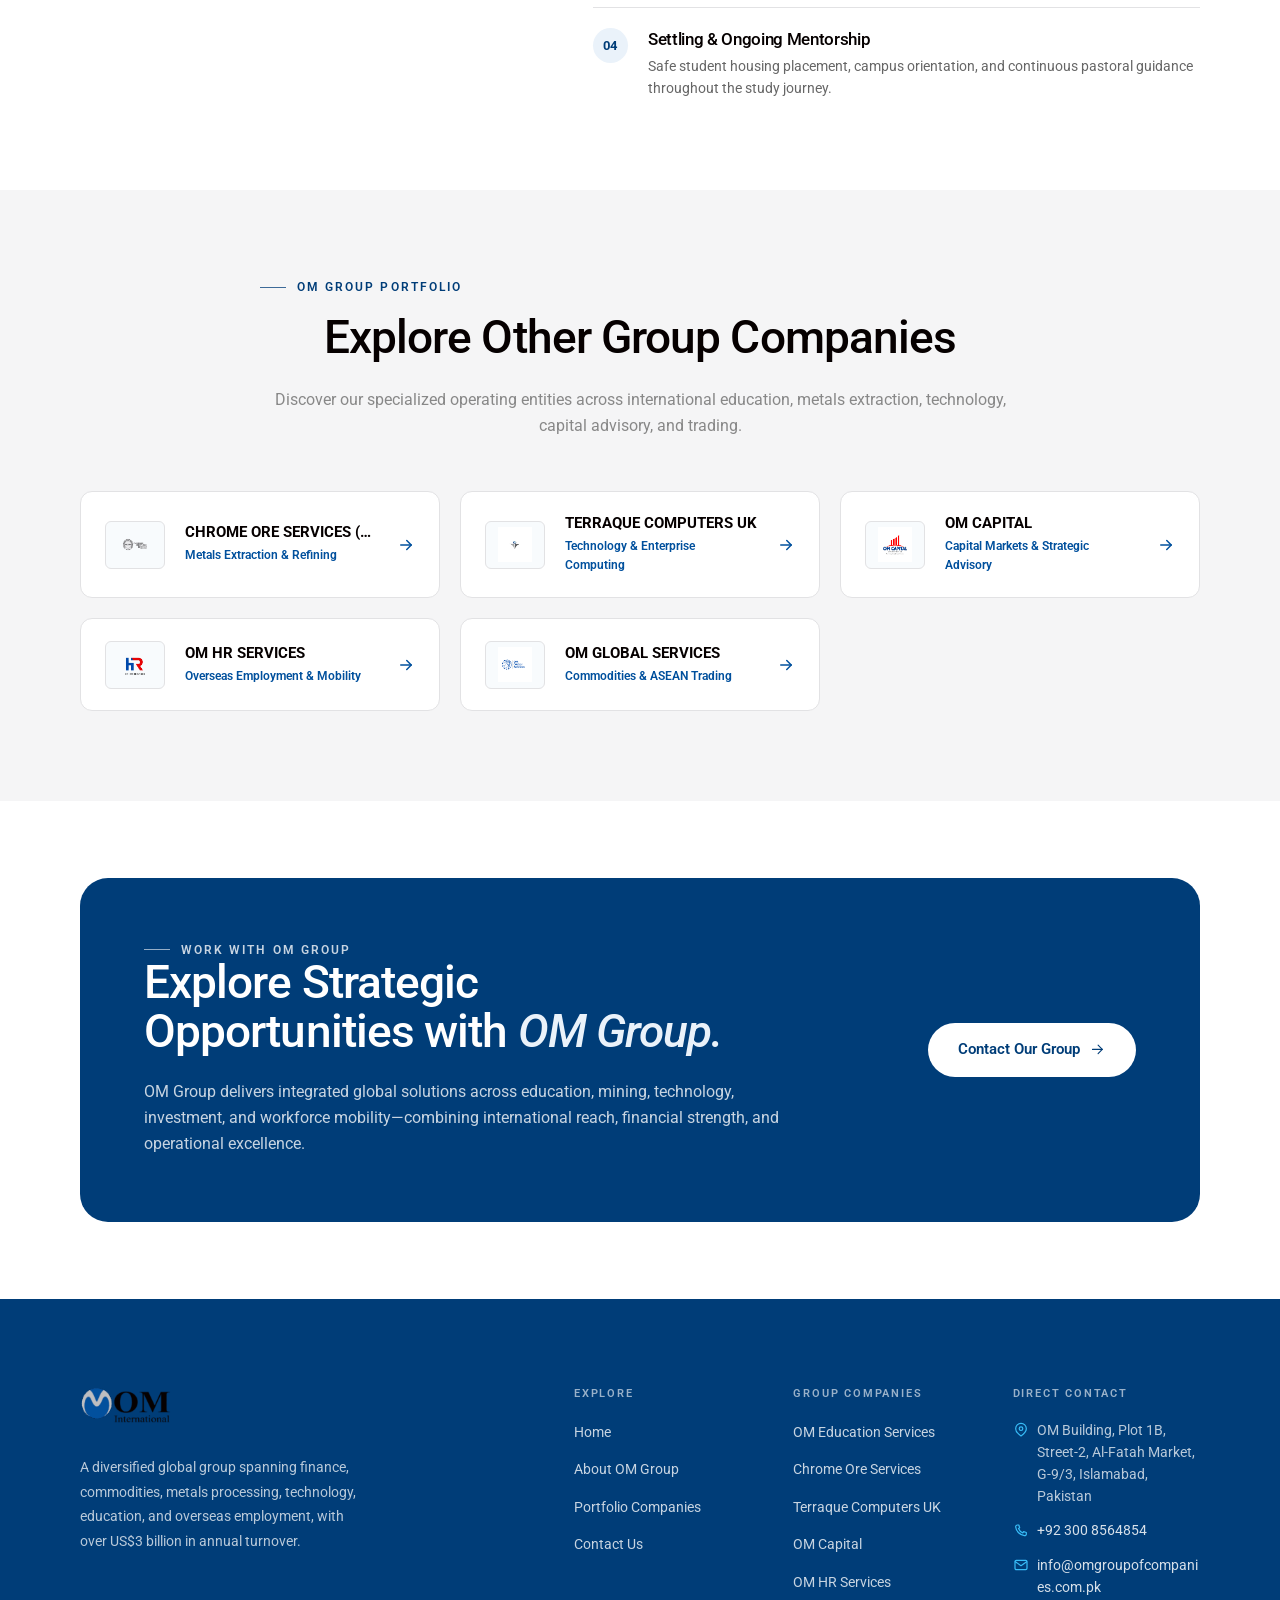
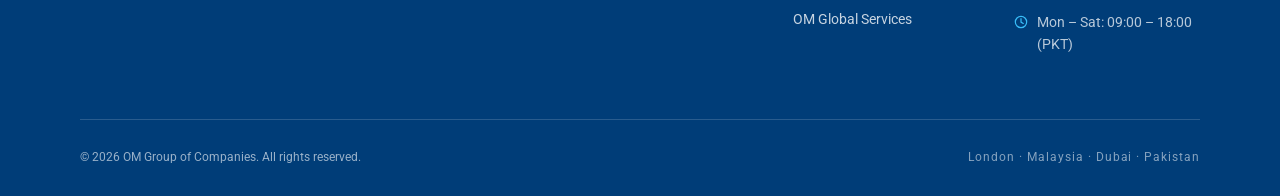
<file: company-details.html>
<!DOCTYPE html>
<html lang="en">

<head>
  <meta charset="utf-8">
  <meta name="viewport" content="width=device-width, initial-scale=1">
  <title>Company Details — OM Group Portfolio</title>
  <meta name="description"
    content="Discover the diverse operating companies under OM Group of Companies spanning international education, metals processing, enterprise technology, capital advisory, and overseas employment.">
  <meta name="theme-color" content="#021831">
  <meta property="og:title" content="Company Details — OM Group Portfolio">
  <meta property="og:description"
    content="Explore detailed profiles, capabilities, and global operations for each operating company under the OM Group of Companies.">
  <meta property="og:type" content="website">
  <link rel="preconnect" href="https://fonts.googleapis.com">
  <link rel="preconnect" href="https://fonts.gstatic.com" crossorigin>
  <link href="https://fonts.googleapis.com/css2?family=Roboto:ital,wght@0,100..900;1,100..900&display=swap"
    rel="stylesheet">
  <link rel="icon" href="assets/icons/favicon.svg" type="image/svg+xml">
  <link rel="alternate icon" href="assets/icons/favicon.ico" sizes="16x16 32x32">
  <link rel="stylesheet" href="css/style.css">
  <link rel="stylesheet" href="css/pages/company-detail.css">
  <link rel="stylesheet" href="css/responsive.css">
  <script>document.documentElement.classList.add("js");</script>
</head>

<body id="top">
  <a class="skip-link" href="#main">Skip to main content</a>

  <!-- Header -->
  <header class="site-header" data-header>
    <div class="container header__inner">
      <a class="brand" href="index.html" aria-label="OM Group — home">
        <img src="assets/icons/om-logo.png" alt="OM Group logo" class="om-nav-logo" width="130" height="49">
      </a>

      <nav class="site-nav" id="site-nav" aria-label="Primary">
        <ul class="site-nav__list">
          <li><a class="nav-link" href="index.html">Home</a></li>
          <li><a class="nav-link" href="about.html">About</a></li>
          <li><a class="nav-link" href="services.html">Companies</a></li>
          <li><a class="nav-link is-active" href="company-details.html" aria-current="page">Portfolio Details</a></li>
          <li><a class="nav-link" href="contact.html">Contact</a></li>
        </ul>
        <a class="btn btn--primary btn--sm site-nav__cta" href="contact.html">Start a conversation</a>
      </nav>

      <button class="nav-toggle" type="button" aria-expanded="false" aria-controls="site-nav" aria-label="Open menu"
        data-nav-toggle>
        <span class="nav-toggle__bar"></span>
        <span class="nav-toggle__bar"></span>
      </button>
    </div>
  </header>

  <div class="nav-scrim" data-nav-scrim aria-hidden="true"></div>

  <main id="main">
    <!-- Page Hero -->
    <section class="page-hero" aria-labelledby="hero-title">
      <div class="container">
        <div class="page-hero__inner" data-reveal>
          <nav class="breadcrumb" aria-label="Breadcrumb">
            <ol>
              <li><a href="index.html">Home</a></li>
              <li><a href="services.html">Our Companies</a></li>
              <li aria-current="page" id="breadcrumb-current">OM Education Services Malaysia</li>
            </ol>
          </nav>
          <p class="eyebrow" id="hero-eyebrow">OM Group Portfolio</p>
          <h1 id="hero-title">OM Education Services <em>Malaysia</em></h1>
          <p class="page-hero__lead" id="hero-lead">
            The leading provider and one-stop solution for quality international higher education in Malaysia, guiding
            ambitious global learners from university selection to arrival and settling.
          </p>
        </div>
      </div>
    </section>

    <!-- Company Profile Showcase -->
    <section class="section entity-showcase-section" id="entity-showcase" aria-labelledby="entity-tagline">
      <div class="container">
        <div class="entity-layout">

          <!-- Left Column: Executive Brand Plaque -->
          <div class="entity-sidebar" data-reveal>
            <div class="entity-card">
              <div class="entity-card__media">
                <img src="assets/images/nternationalEducation.png" alt="Company Logo" class="entity-card__logo"
                  id="entity-logo" width="240" height="90" loading="eager">
              </div>

              <div class="entity-card__body">
                <span class="entity-sector-badge" id="entity-sector-badge">International Higher Education</span>

                <ul class="entity-meta-list">
                  <li class="entity-meta-item">
                    <span class="entity-meta-item__label">Headquarters / Hub</span>
                    <span class="entity-meta-item__value" id="entity-meta-location">
                      <svg viewBox="0 0 24 24" fill="none" stroke="currentColor" stroke-width="2" aria-hidden="true">
                        <path d="M20 10c0 6-8 12-8 12s-8-6-8-12a8 8 0 0 1 16 0Z" />
                        <circle cx="12" cy="10" r="3" />
                      </svg>
                      Kuala Lumpur, Malaysia
                    </span>
                  </li>

                  <li class="entity-meta-item">
                    <span class="entity-meta-item__label">Operating Discipline</span>
                    <span class="entity-meta-item__value" id="entity-meta-sector">
                      International Higher Education
                    </span>
                  </li>

                  <li class="entity-meta-item">
                    <span class="entity-meta-item__label">Parent Holding</span>
                    <span class="entity-meta-item__value">
                      OM Group of Companies
                    </span>
                  </li>

                  <li class="entity-meta-item">
                    <span class="entity-meta-item__label">Parent Turnover</span>
                    <span class="entity-meta-item__value">
                      Over US$3 Billion
                    </span>
                  </li>
                </ul>

                <a class="btn btn--primary btn--block entity-card__cta" id="entity-inquire-btn"
                  href="contact.html?service=education#contact-form">
                  Inquire With This Company
                  <svg viewBox="0 0 24 24" fill="none" stroke="currentColor" stroke-width="1.8" stroke-linecap="round"
                    stroke-linejoin="round" aria-hidden="true">
                    <path d="M5 12h14" />
                    <path d="m13 6 6 6-6 6" />
                  </svg>
                </a>
              </div>
            </div>
          </div>

          <!-- Right Column: Editorial Narrative & Capabilities -->
          <div class="entity-main" data-reveal="1">
            <div class="entity-main__header">
              <p class="eyebrow">Company Profile</p>
              <h2 class="entity-tagline" id="entity-tagline">
                Leading Provider &amp; One-Stop Solution for Quality Education in Malaysia
              </h2>
            </div>

            <div class="entity-narrative">
              <p class="entity-lead" id="entity-lead-para">
                “OM Education Services Malaysia” is the leading provider and one stop solution for quality international
                education in Malaysia. We help intending students in every step of the way, from university/course
                selection, application submission, visa filing, from departure to arrival in Malaysia and settling.
              </p>
              <div id="entity-body-paras">
                <p>
                  The secret of our success is that we focus only on Malaysia and not any other country. Malaysia has
                  world-class academic and educational facilities, internationally accredited universities, and a
                  multicultural, safe student environment.
                </p>
                <p>
                  As a core pillar of the multi-billion-dollar OM Group of Companies, OM Education Services bridges
                  aspirations with global achievement—providing institutional credibility, trusted university
                  relationships, and dedicated on-ground pastoral support across 40+ premier institutions.
                </p>
              </div>
            </div>

            <!-- Capabilities Block -->
            <div class="entity-capabilities-block">
              <h3 class="entity-capabilities-title">Operational Capabilities</h3>
              <div class="entity-capabilities-list" id="entity-capabilities-list">
                <!-- Dynamically populated via company-detail.js -->
              </div>
            </div>
          </div>

        </div>
      </div>
    </section>

    <!-- Other Portfolio Companies Navigation -->
    <section class="section section--sand portfolio-directory-section" aria-labelledby="directory-title">
      <div class="container">
        <div class="section-heading section-heading--center" data-reveal>
          <p class="eyebrow">OM Group Portfolio</p>
          <h2 id="directory-title">Explore Other Group Companies</h2>
          <p>
            Discover our specialized operating entities across international education, metals extraction, technology,
            capital advisory, and trading.
          </p>
        </div>

        <div class="portfolio-directory-grid" id="other-companies-grid" data-reveal="1">
          <!-- Dynamically populated via company-detail.js -->
        </div>
      </div>
    </section>

    <!-- Universal Group CTA -->
    <section class="section section--tight" aria-labelledby="company-cta-title">
      <div class="container">
        <div class="cta" data-reveal>
          <div class="cta__content">
            <p class="eyebrow eyebrow--light">Work With OM Group</p>
            <h2 id="company-cta-title">Explore Strategic Opportunities with <em>OM Group.</em></h2>
            <p>
              OM Group delivers integrated global solutions across education, mining, technology, investment, and
              workforce mobility—combining international reach, financial strength, and operational excellence.
            </p>
          </div>
          <div class="cta__actions">
            <a class="btn btn--light btn--lg" href="contact.html">
              Contact Our Group
              <svg viewBox="0 0 24 24" fill="none" stroke="currentColor" stroke-width="1.6" stroke-linecap="round"
                stroke-linejoin="round" aria-hidden="true">
                <path d="M5 12h14" />
                <path d="m13 6 6 6-6 6" />
              </svg>
            </a>
          </div>
        </div>
      </div>
    </section>
  </main>

  <!-- Shared Footer Component -->
  <site-footer></site-footer>

  <script src="js/components.js" defer></script>
  <script src="js/main.js" defer></script>
  <script src="js/company-detail.js" defer></script>
</body>

</html>
</file>
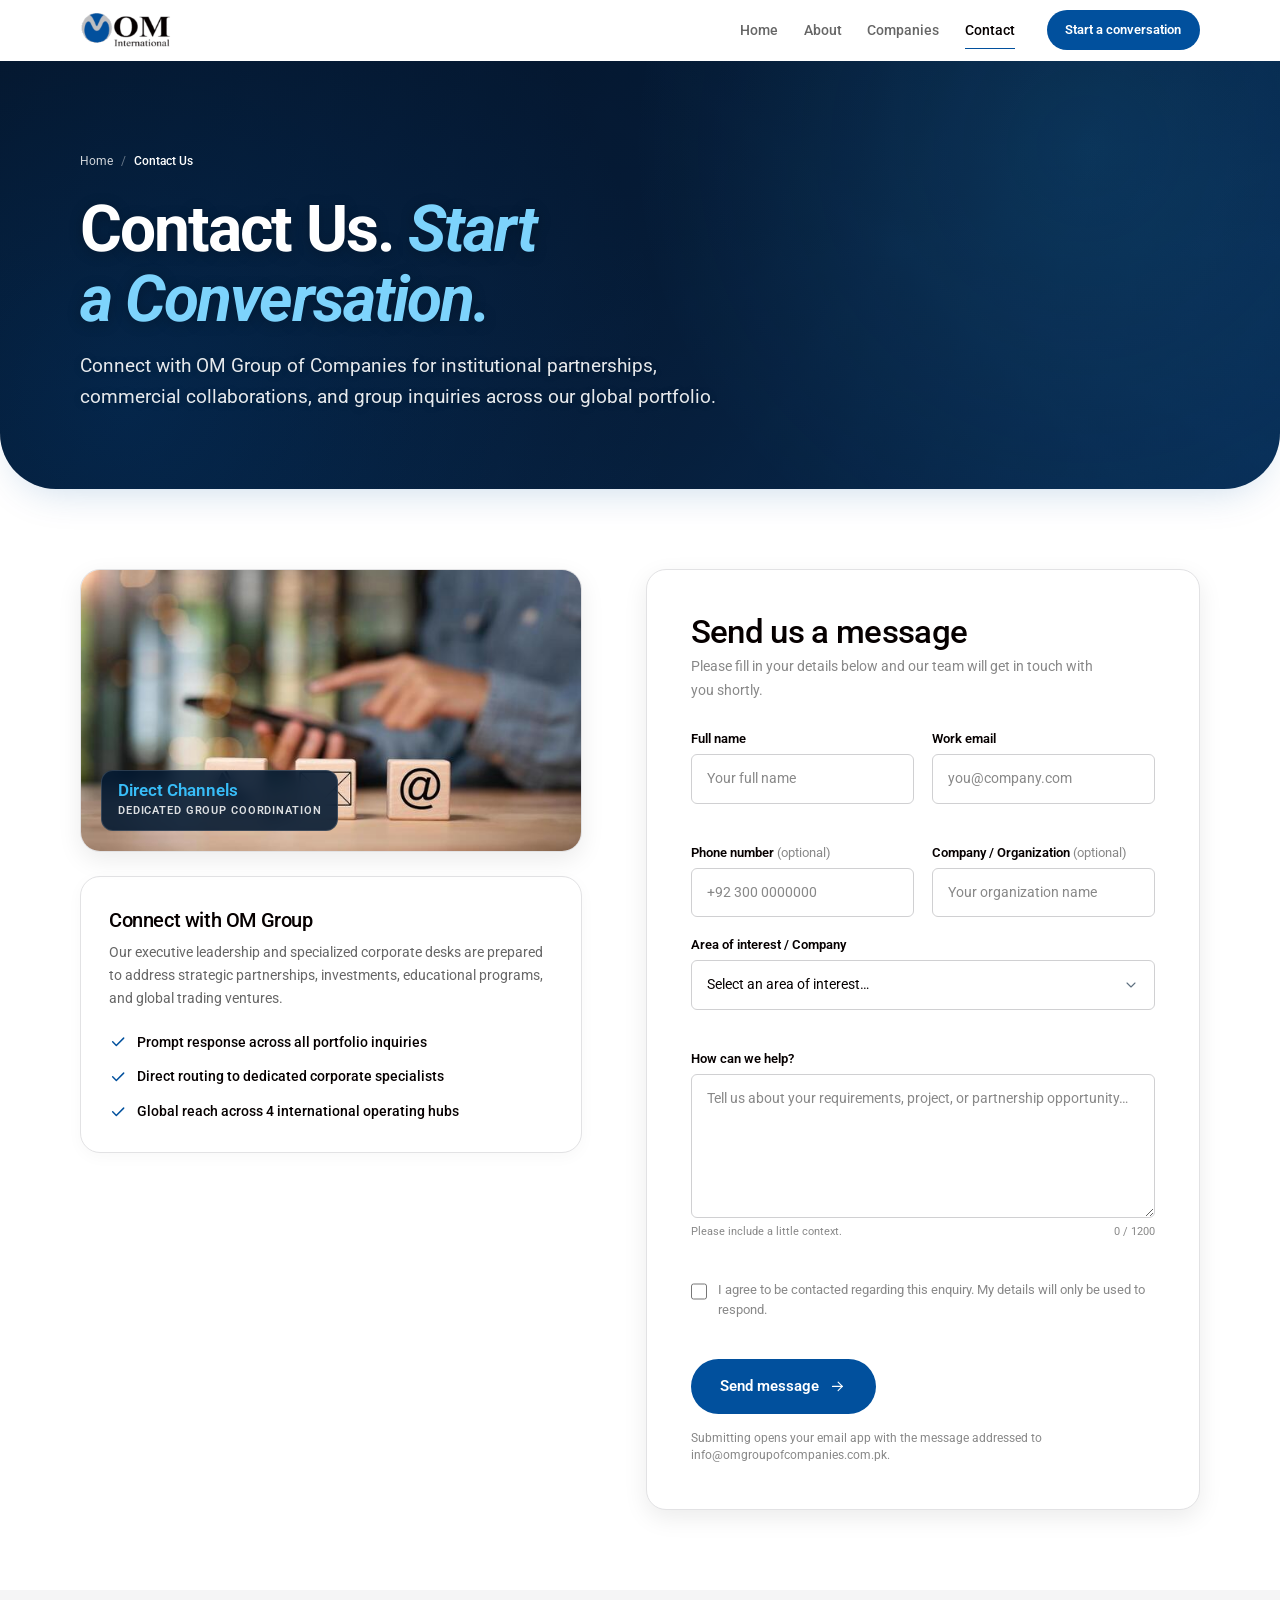
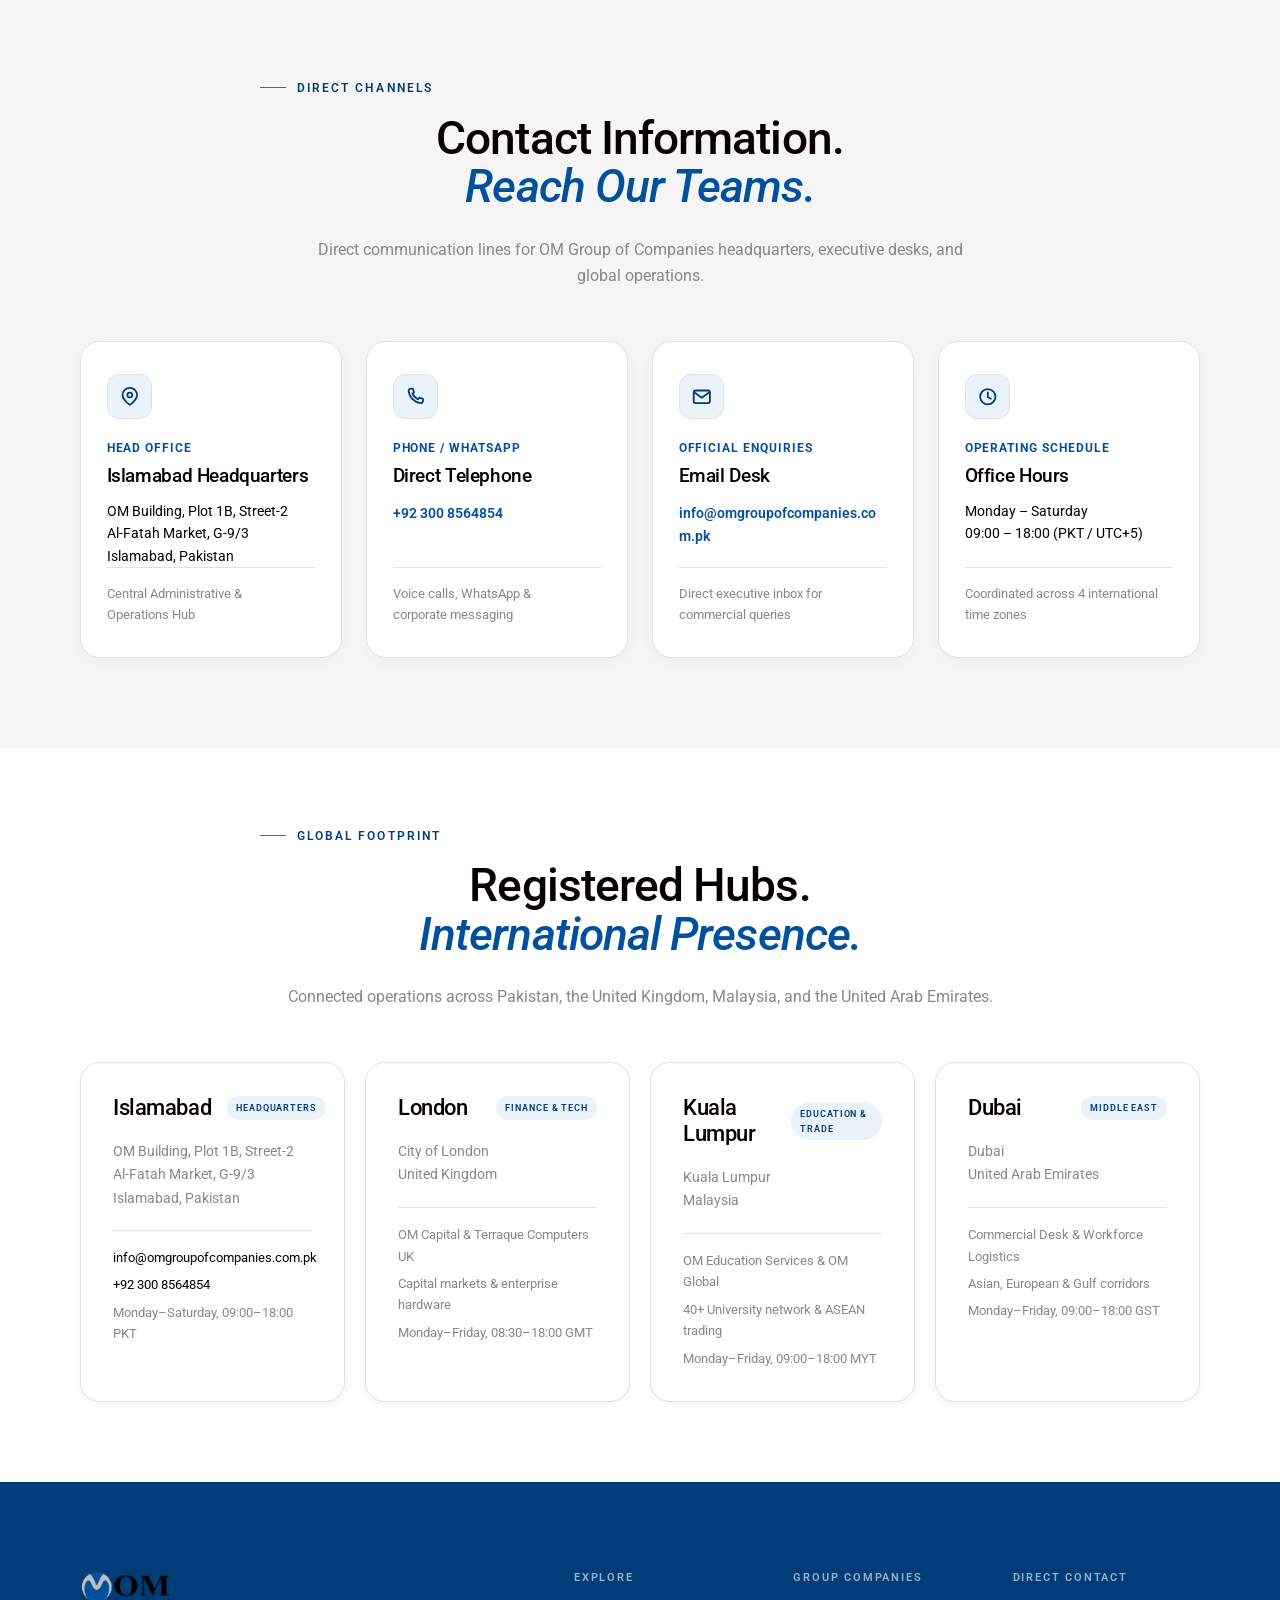
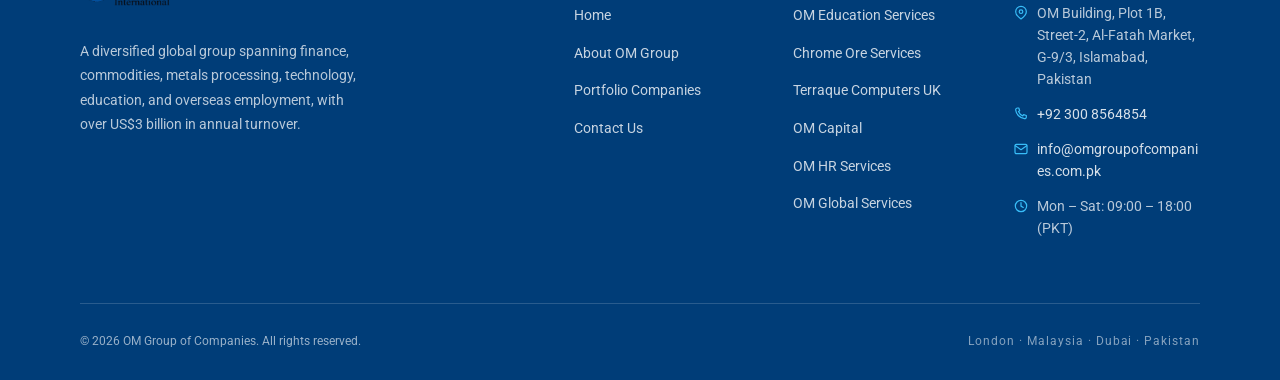
<file: contact.html>
<!DOCTYPE html>
<html lang="en">

<head>
  <meta charset="utf-8">
  <meta name="viewport" content="width=device-width, initial-scale=1">
  <title>Contact Us — OM Group of Companies</title>
  <meta name="description"
    content="Contact OM Group of Companies: headquarters at OM Building, Plot 1B, Street-2, Al-Fatah Market, G-9/3, Islamabad. Phone: +92 300 8564854. Email: info@omgroupofcompanies.com.pk.">
  <meta name="theme-color" content="#0c2135">
  <meta property="og:title" content="Contact Us — OM Group of Companies">
  <meta property="og:description"
    content="Connect with OM Group of Companies for institutional partnerships, commercial opportunities, and group inquiries across our global portfolio.">
  <meta property="og:type" content="website">
  <link rel="preconnect" href="https://fonts.googleapis.com">
  <link rel="preconnect" href="https://fonts.gstatic.com" crossorigin>
  <link href="https://fonts.googleapis.com/css2?family=Roboto:ital,wght@0,100..900;1,100..900&display=swap"
    rel="stylesheet">
  <link rel="icon" href="assets/icons/favicon.svg" type="image/svg+xml">
  <link rel="alternate icon" href="assets/icons/favicon.ico" sizes="16x16 32x32">
  <link rel="stylesheet" href="css/style.css">
  <link rel="stylesheet" href="css/pages/contact.css">
  <link rel="stylesheet" href="css/responsive.css">
  <script>document.documentElement.classList.add("js");</script>
</head>

<body id="top">
  <a class="skip-link" href="#main">Skip to main content</a>

  <!-- Header -->
  <header class="site-header" data-header>
    <div class="container header__inner">
      <a class="brand" href="index.html" aria-label="OM Group — home">
        <img src="assets/icons/om-logo.png" alt="OM Group logo" class="om-nav-logo" width="130" height="49">
      </a>

      <nav class="site-nav" id="site-nav" aria-label="Primary">
        <ul class="site-nav__list">
          <li><a class="nav-link" href="index.html">Home</a></li>
          <li><a class="nav-link" href="about.html">About</a></li>
          <li><a class="nav-link" href="services.html">Companies</a></li>
          <li><a class="nav-link is-active" href="contact.html" aria-current="page">Contact</a></li>
        </ul>
        <a class="btn btn--primary btn--sm site-nav__cta" href="contact.html">Start a conversation</a>
      </nav>

      <button class="nav-toggle" type="button" aria-expanded="false" aria-controls="site-nav" aria-label="Open menu"
        data-nav-toggle>
        <span class="nav-toggle__bar"></span>
        <span class="nav-toggle__bar"></span>
      </button>
    </div>
  </header>

  <div class="nav-scrim" data-nav-scrim aria-hidden="true"></div>

  <main id="main">
    <!-- Page Hero -->
    <section class="page-hero" aria-labelledby="contact-hero-title">
      <div class="container">
        <div class="page-hero__inner" data-reveal>
          <nav class="breadcrumb" aria-label="Breadcrumb">
            <ol>
              <li><a href="index.html">Home</a></li>
              <li aria-current="page">Contact Us</li>
            </ol>
          </nav>
          <h1 id="contact-hero-title">Contact Us. <em>Start a Conversation.</em></h1>
          <p class="page-hero__lead">
            Connect with OM Group of Companies for institutional partnerships, commercial collaborations, and group
            inquiries across our global portfolio.
          </p>
        </div>
      </div>
    </section>

    <!-- Section 1: Contact Form with Left-Side Image -->
    <section class="section" aria-labelledby="contact-form-title">
      <div class="container contact-layout">
        <!-- Left Column: Visual with Image and Highlights -->
        <div class="contact-visual" data-reveal>
          <div class="contact-visual__frame">
            <img src="assets/images/contact Us.jpg" alt="Contact OM Group of Companies" class="contact-visual__img"
              width="623" height="350" loading="lazy">
            <div class="contact-visual__badge">
              <strong>Direct Channels</strong>
              <span>Dedicated Group Coordination</span>
            </div>
          </div>

          <div class="contact-visual__info">
            <h3 id="contact-form-title">Connect with OM Group</h3>
            <p>
              Our executive leadership and specialized corporate desks are prepared to address strategic partnerships,
              investments, educational programs, and global trading ventures.
            </p>
            <ul class="contact-visual__highlights">
              <li>
                <svg viewBox="0 0 24 24" fill="none" stroke="currentColor" stroke-width="2" stroke-linecap="round"
                  stroke-linejoin="round" aria-hidden="true">
                  <path d="m5 12 5 5L20 7" />
                </svg>
                <span>Prompt response across all portfolio inquiries</span>
              </li>
              <li>
                <svg viewBox="0 0 24 24" fill="none" stroke="currentColor" stroke-width="2" stroke-linecap="round"
                  stroke-linejoin="round" aria-hidden="true">
                  <path d="m5 12 5 5L20 7" />
                </svg>
                <span>Direct routing to dedicated corporate specialists</span>
              </li>
              <li>
                <svg viewBox="0 0 24 24" fill="none" stroke="currentColor" stroke-width="2" stroke-linecap="round"
                  stroke-linejoin="round" aria-hidden="true">
                  <path d="m5 12 5 5L20 7" />
                </svg>
                <span>Global reach across 4 international operating hubs</span>
              </li>
            </ul>
          </div>
        </div>

        <!-- Right Column: Contact Form Card -->
        <div class="card contact-form-card" id="contact-form" data-reveal="1">
          <div class="form__head">
            <h2>Send us a message</h2>
            <p>Please fill in your details below and our team will get in touch with you shortly.</p>
            <p class="form__prefill" data-prefill-note hidden></p>
          </div>

          <form class="contact-form" action="mailto:info@omgroupofcompanies.com.pk" method="post" enctype="text/plain"
            data-contact-form>
            <div class="form-grid">
              <div class="field">
                <label for="name">Full name</label>
                <input id="name" name="name" type="text" autocomplete="name" placeholder="Your full name" required
                  minlength="2" aria-describedby="name-error">
                <p class="field__error" id="name-error" data-error-for="name"></p>
              </div>

              <div class="field">
                <label for="email">Work email</label>
                <input id="email" name="email" type="email" autocomplete="email" placeholder="you@company.com" required
                  aria-describedby="email-error">
                <p class="field__error" id="email-error" data-error-for="email"></p>
              </div>

              <div class="field">
                <label for="phone">Phone number <span class="field__optional">(optional)</span></label>
                <input id="phone" name="phone" type="tel" autocomplete="tel" placeholder="+92 300 0000000">
              </div>

              <div class="field">
                <label for="company">Company / Organization <span class="field__optional">(optional)</span></label>
                <input id="company" name="company" type="text" autocomplete="organization"
                  placeholder="Your organization name">
              </div>

              <div class="field field--full">
                <label for="interest">Area of interest / Company</label>
                <select id="interest" name="interest" required aria-describedby="interest-error">
                  <option value="" disabled selected>Select an area of interest…</option>
                  <option value="general">General Group Enquiry</option>
                  <option value="education">OM Education Services Malaysia (Higher Education)</option>
                  <option value="chrome">Chrome Ore Services (Metals &amp; Mining)</option>
                  <option value="terraque">Terraque Computers UK (Enterprise IT &amp; Tech)</option>
                  <option value="capital">OM Capital (Capital Markets &amp; Advisory)</option>
                  <option value="hr">OM HR Services (Overseas Employment &amp; HR)</option>
                  <option value="global">OM Global Services (Commodities Trading)</option>
                </select>
                <p class="field__error" id="interest-error" data-error-for="interest"></p>
              </div>

              <div class="field field--full">
                <label for="message">How can we help?</label>
                <textarea id="message" name="message" rows="5" maxlength="1200" required minlength="20"
                  placeholder="Tell us about your requirements, project, or partnership opportunity…"
                  aria-describedby="message-meta message-error"></textarea>
                <p class="field__meta" id="message-meta">
                  <span>Please include a little context.</span>
                  <span><span data-message-count>0</span> / 1200</span>
                </p>
                <p class="field__error" id="message-error" data-error-for="message"></p>
              </div>

              <div class="field field--full">
                <div class="consent">
                  <input id="consent" name="consent" type="checkbox" required aria-describedby="consent-error">
                  <label for="consent">I agree to be contacted regarding this enquiry. My details will only be used to
                    respond.</label>
                </div>
                <p class="field__error" id="consent-error" data-error-for="consent"></p>
              </div>
            </div>

            <div class="form__actions">
              <button class="btn btn--primary btn--lg" type="submit">
                Send message
                <svg viewBox="0 0 24 24" fill="none" stroke="currentColor" stroke-width="1.6" stroke-linecap="round"
                  stroke-linejoin="round" aria-hidden="true">
                  <path d="M5 12h14" />
                  <path d="m13 6 6 6-6 6" />
                </svg>
              </button>
              <p class="form__note">Submitting opens your email app with the message addressed to
                info@omgroupofcompanies.com.pk.</p>
            </div>

            <div class="form__status" role="status" aria-live="polite" data-form-status></div>
          </form>
        </div>
      </div>
    </section>

    <!-- Section 2: Contact Details (Moved to Dedicated Section Under Form) -->
    <section class="section section--sand contact-details-section" aria-labelledby="contact-details-title">
      <div class="container">
        <div class="section-heading section-heading--center" data-reveal>
          <p class="eyebrow">Direct Channels</p>
          <h2 id="contact-details-title">Contact Information. <em>Reach Our Teams.</em></h2>
          <p>
            Direct communication lines for OM Group of Companies headquarters, executive desks, and global operations.
          </p>
        </div>

        <div class="contact-details-grid">
          <!-- Card 1: Head Office -->
          <article class="contact-detail-card" data-reveal="1">
            <span class="icon-badge" aria-hidden="true">
              <svg viewBox="0 0 24 24" fill="none" stroke="currentColor" stroke-width="2" stroke-linecap="round"
                stroke-linejoin="round">
                <path d="M20 10c0 5.2-8 11-8 11S4 15.2 4 10a8 8 0 1 1 16 0Z" />
                <circle cx="12" cy="10" r="2.7" />
              </svg>
            </span>
            <span class="contact-detail-card__label">Head Office</span>
            <h3>Islamabad Headquarters</h3>
            <address>
              OM Building, Plot 1B, Street-2<br>
              Al-Fatah Market, G-9/3<br>
              Islamabad, Pakistan
            </address>
            <p class="contact-detail-card__note">Central Administrative &amp; Operations Hub</p>
          </article>

          <!-- Card 2: Phone / WhatsApp -->
          <article class="contact-detail-card" data-reveal="2">
            <span class="icon-badge" aria-hidden="true">
              <svg viewBox="0 0 24 24" fill="none" stroke="currentColor" stroke-width="2" stroke-linecap="round"
                stroke-linejoin="round">
                <path
                  d="M6.6 3h2.1l1.3 4.1-1.8 1.2a12 12 0 0 0 6.5 6.5l1.2-1.8L20 14.3v2.1a2.6 2.6 0 0 1-2.8 2.6A15.1 15.1 0 0 1 4 5.8 2.6 2.6 0 0 1 6.6 3Z" />
              </svg>
            </span>
            <span class="contact-detail-card__label">Phone / WhatsApp</span>
            <h3>Direct Telephone</h3>
            <p>
              <a href="tel:+923008564854">+92 300 8564854</a>
            </p>
            <p class="contact-detail-card__note">Voice calls, WhatsApp &amp; corporate messaging</p>
          </article>

          <!-- Card 3: Email -->
          <article class="contact-detail-card" data-reveal="3">
            <span class="icon-badge" aria-hidden="true">
              <svg viewBox="0 0 24 24" fill="none" stroke="currentColor" stroke-width="2" stroke-linecap="round"
                stroke-linejoin="round">
                <rect x="3" y="5" width="18" height="14" rx="2" />
                <path d="m3.5 7 8.5 6 8.5-6" />
              </svg>
            </span>
            <span class="contact-detail-card__label">Official Enquiries</span>
            <h3>Email Desk</h3>
            <p>
              <a href="mailto:info@omgroupofcompanies.com.pk">info@omgroupofcompanies.com.pk</a>
            </p>
            <p class="contact-detail-card__note">Direct executive inbox for commercial queries</p>
          </article>

          <!-- Card 4: Hours -->
          <article class="contact-detail-card" data-reveal="4">
            <span class="icon-badge" aria-hidden="true">
              <svg viewBox="0 0 24 24" fill="none" stroke="currentColor" stroke-width="2" stroke-linecap="round"
                stroke-linejoin="round">
                <circle cx="12" cy="12" r="8.5" />
                <path d="M12 7v5.2l3.4 2" />
              </svg>
            </span>
            <span class="contact-detail-card__label">Operating Schedule</span>
            <h3>Office Hours</h3>
            <p>Monday – Saturday<br>09:00 – 18:00 (PKT / UTC+5)</p>
            <p class="contact-detail-card__note">Coordinated across 4 international time zones</p>
          </article>
        </div>
      </div>
    </section>

    <!-- Section 3: Global Registered Hubs -->
    <section class="section" aria-labelledby="offices-title">
      <div class="container">
        <div class="section-heading section-heading--center" data-reveal>
          <p class="eyebrow">Global Footprint</p>
          <h2 id="offices-title">Registered Hubs. <em>International Presence.</em></h2>
          <p>
            Connected operations across Pakistan, the United Kingdom, Malaysia, and the United Arab Emirates.
          </p>
        </div>

        <div class="offices__grid">
          <!-- Hub 1: Islamabad -->
          <article class="card office-card" data-reveal="1">
            <div class="office-card__city">
              <h3>Islamabad</h3>
              <span class="office-card__tag">Headquarters</span>
            </div>
            <address>
              OM Building, Plot 1B, Street-2<br>
              Al-Fatah Market, G-9/3<br>
              Islamabad, Pakistan
            </address>
            <div class="office-card__links">
              <a href="mailto:info@omgroupofcompanies.com.pk">info@omgroupofcompanies.com.pk</a>
              <a href="tel:+923008564854">+92 300 8564854</a>
              <span>Monday–Saturday, 09:00–18:00 PKT</span>
            </div>
          </article>

          <!-- Hub 2: London -->
          <article class="card office-card" data-reveal="2">
            <div class="office-card__city">
              <h3>London</h3>
              <span class="office-card__tag">Finance &amp; Tech</span>
            </div>
            <address>
              City of London<br>
              United Kingdom
            </address>
            <div class="office-card__links">
              <span>OM Capital &amp; Terraque Computers UK</span>
              <span>Capital markets &amp; enterprise hardware</span>
              <span>Monday–Friday, 08:30–18:00 GMT</span>
            </div>
          </article>

          <!-- Hub 3: Kuala Lumpur -->
          <article class="card office-card" data-reveal="3">
            <div class="office-card__city">
              <h3>Kuala Lumpur</h3>
              <span class="office-card__tag">Education &amp; Trade</span>
            </div>
            <address>
              Kuala Lumpur<br>
              Malaysia
            </address>
            <div class="office-card__links">
              <span>OM Education Services &amp; OM Global</span>
              <span>40+ University network &amp; ASEAN trading</span>
              <span>Monday–Friday, 09:00–18:00 MYT</span>
            </div>
          </article>

          <!-- Hub 4: Dubai -->
          <article class="card office-card" data-reveal="4">
            <div class="office-card__city">
              <h3>Dubai</h3>
              <span class="office-card__tag">Middle East</span>
            </div>
            <address>
              Dubai<br>
              United Arab Emirates
            </address>
            <div class="office-card__links">
              <span>Commercial Desk &amp; Workforce Logistics</span>
              <span>Asian, European &amp; Gulf corridors</span>
              <span>Monday–Friday, 09:00–18:00 GST</span>
            </div>
          </article>
        </div>
      </div>
    </section>
  </main>

  <site-footer></site-footer>

  <script src="js/components.js" defer></script>
  <script src="js/main.js" defer></script>
</body>

</html>
</file>
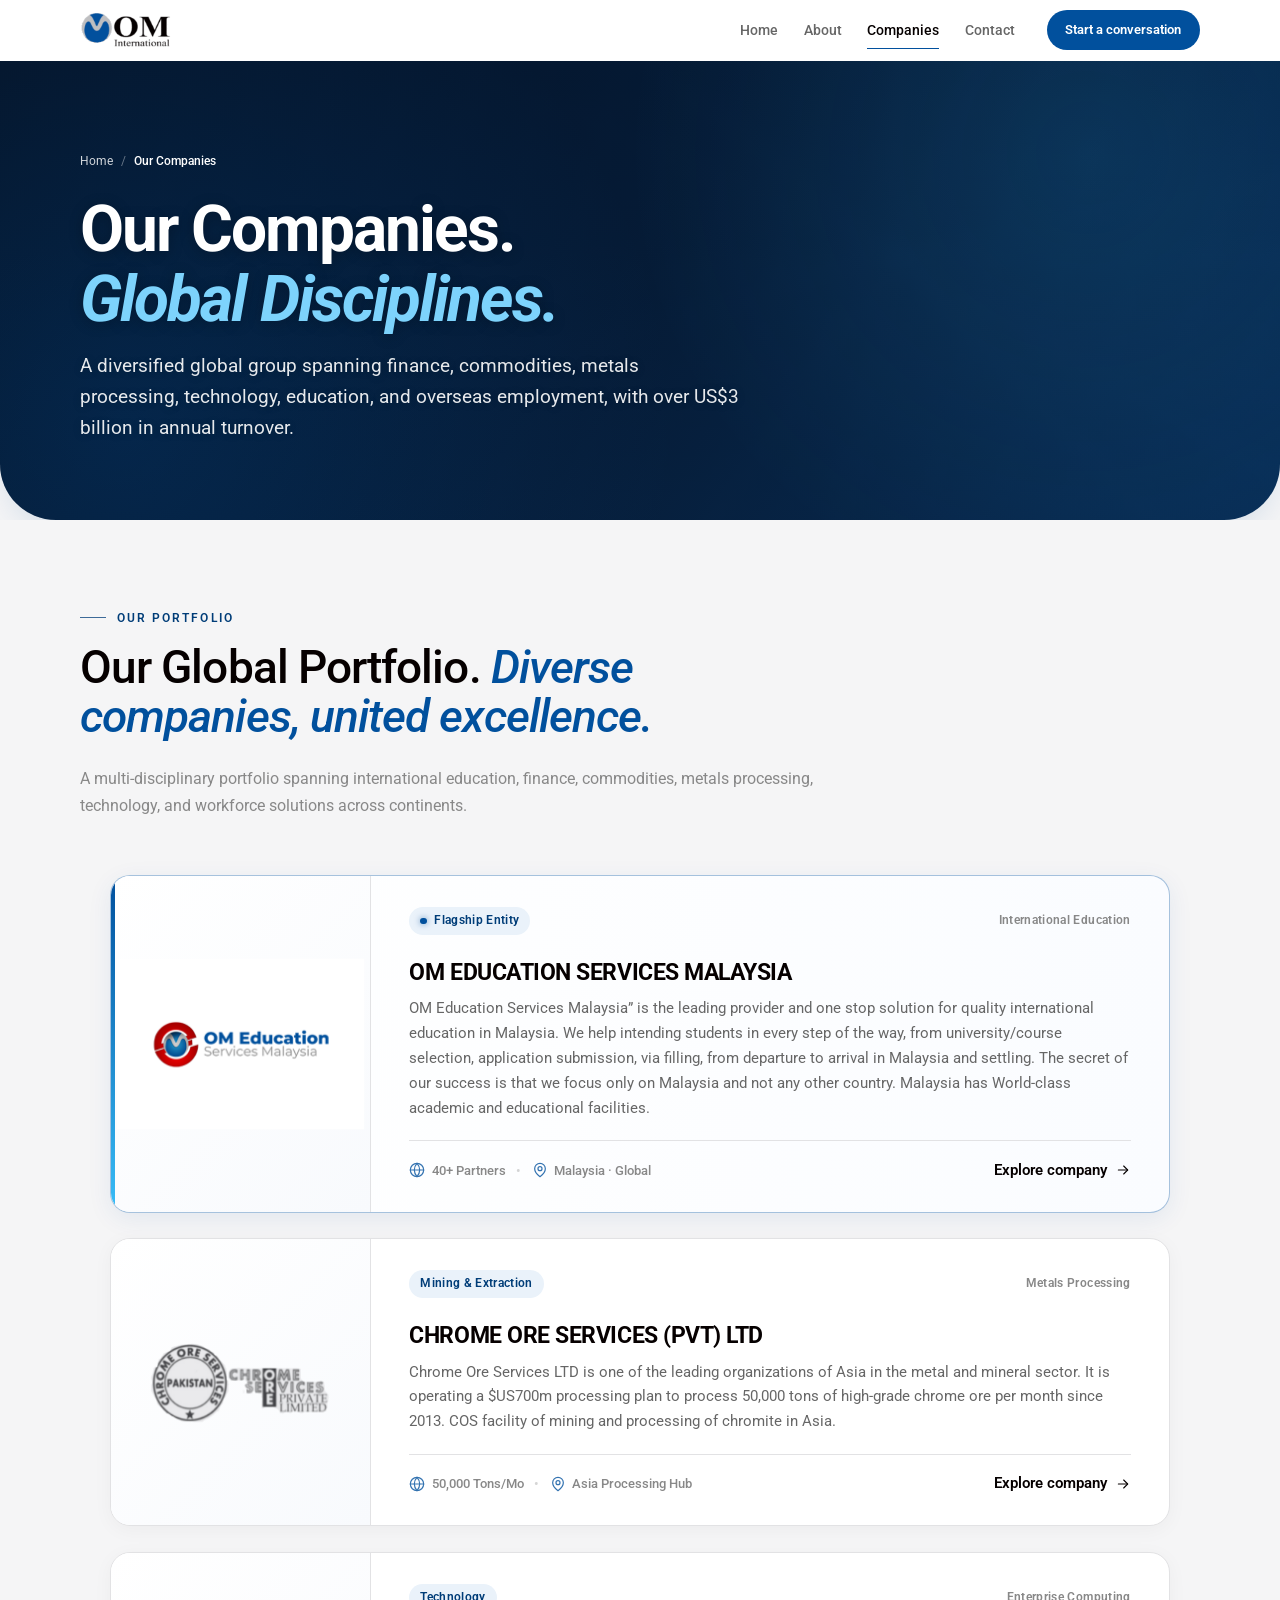
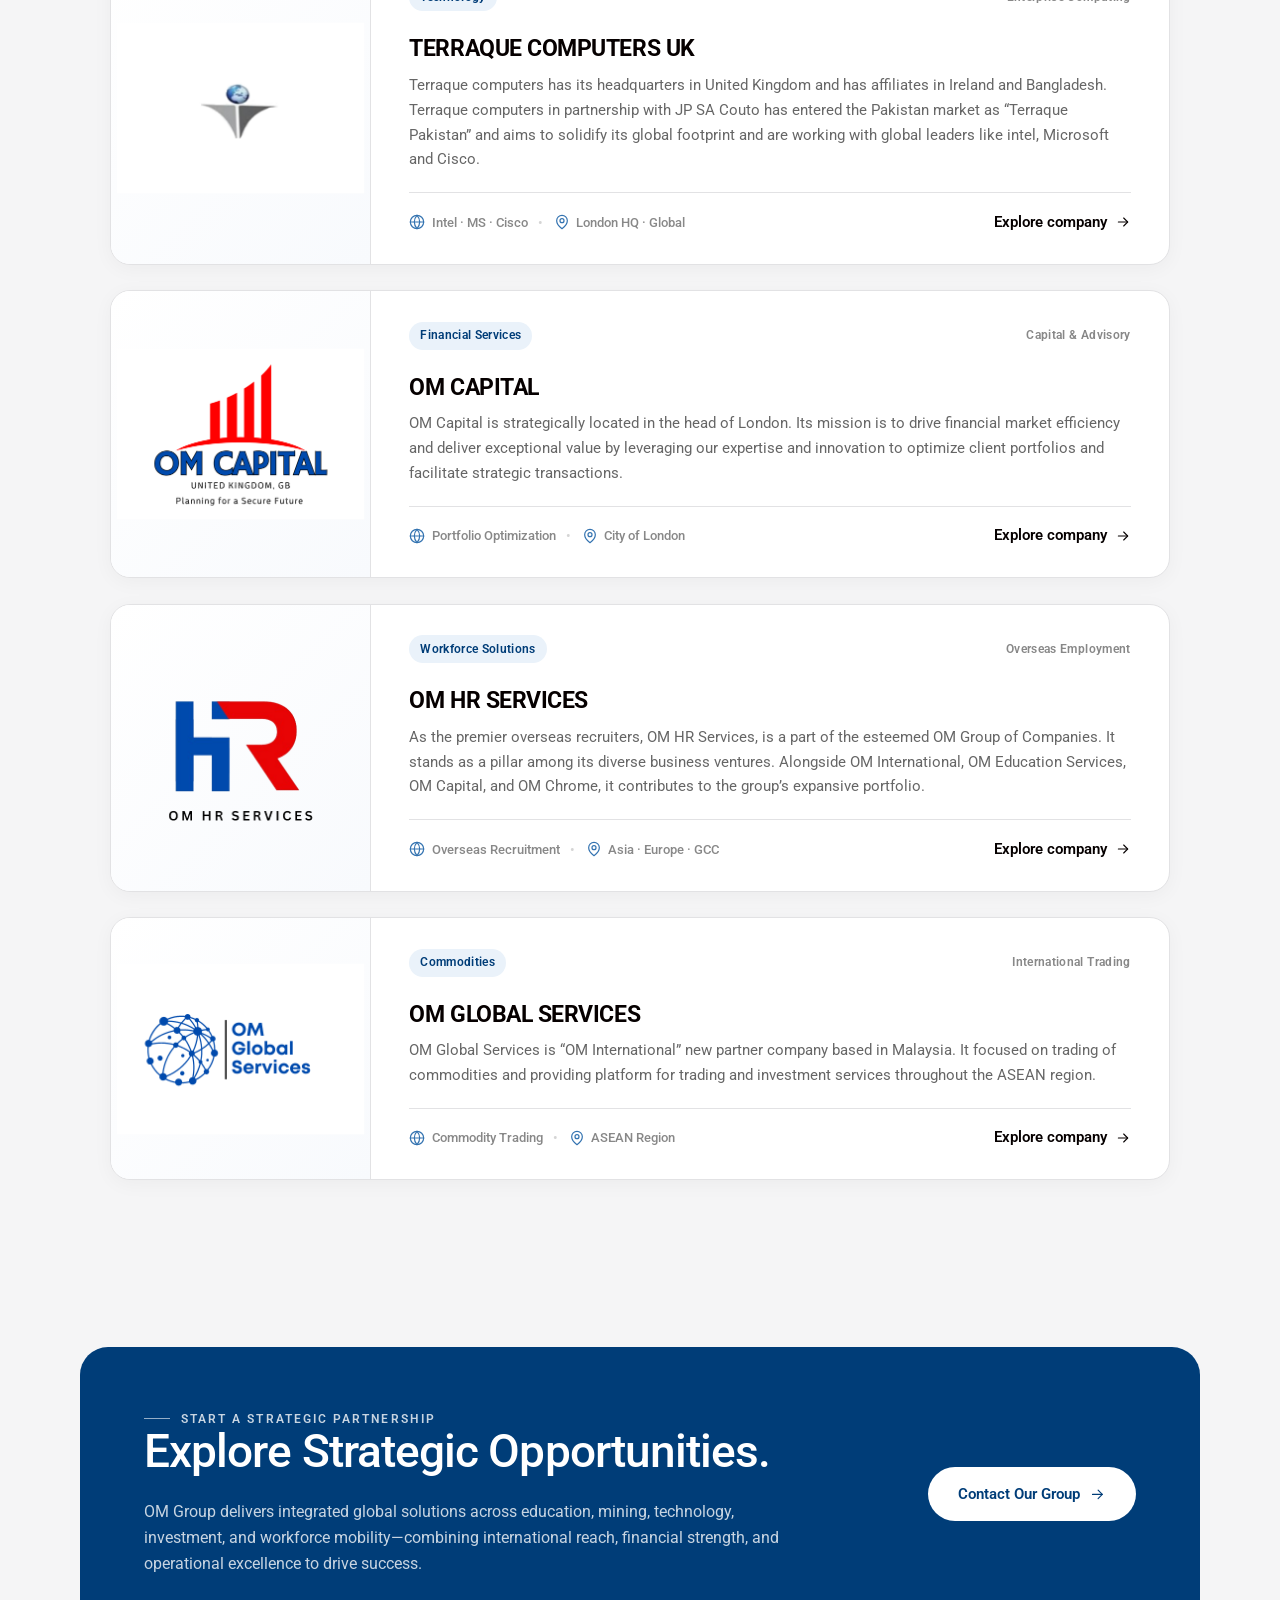
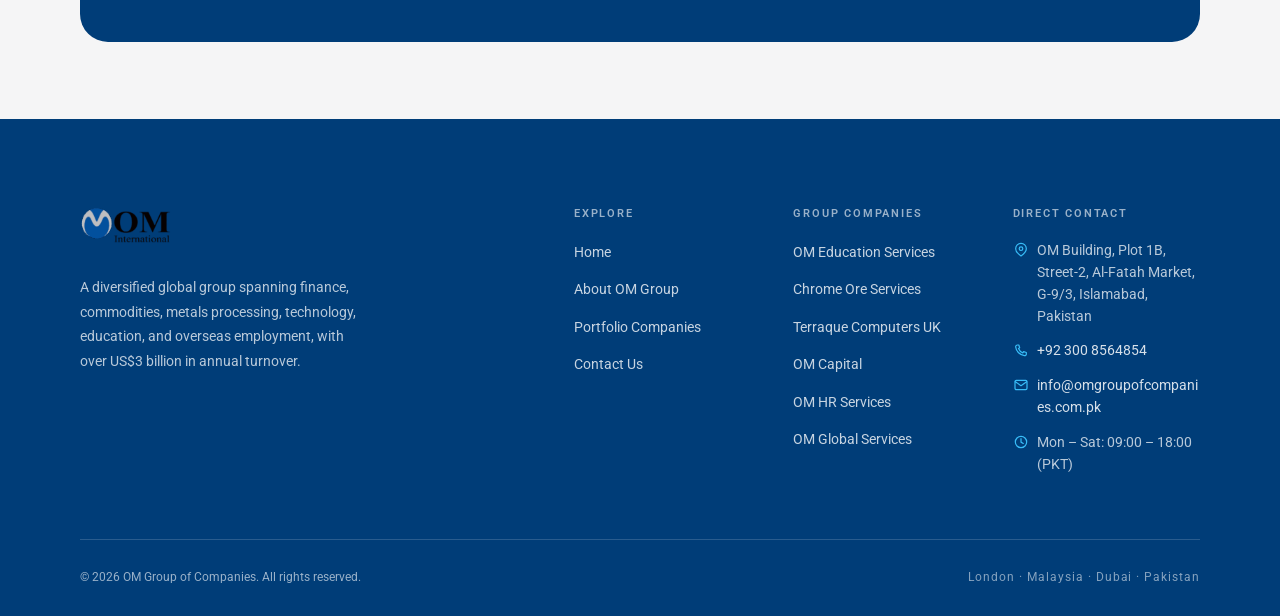
<file: services.html>
<!DOCTYPE html>
<html lang="en">

<head>
  <meta charset="utf-8">
  <meta name="viewport" content="width=device-width, initial-scale=1">
  <title>Companies &amp; Services — OM Group</title>
  <meta name="description"
    content="Discover OM Group's diverse global portfolio companies across international education, metal extraction, computing technology, financial advisory, overseas recruitment, and commodity trading.">
  <meta name="theme-color" content="#01509D">
  <meta property="og:title" content="Companies &amp; Services — OM Group">
  <meta property="og:description"
    content="A diversified global group spanning finance, commodities, metals processing, technology, education, and overseas employment, with over US$3 billion in annual turnover.">
  <meta property="og:type" content="website">
  <link rel="preconnect" href="https://fonts.googleapis.com">
  <link rel="preconnect" href="https://fonts.gstatic.com" crossorigin>
  <link href="https://fonts.googleapis.com/css2?family=Roboto:ital,wght@0,100..900;1,100..900&display=swap"
    rel="stylesheet">
  <link rel="icon" href="assets/icons/favicon.svg" type="image/svg+xml">
  <link rel="alternate icon" href="assets/icons/favicon.ico" sizes="16x16 32x32">
  <link rel="stylesheet" href="css/style.css">
  <link rel="stylesheet" href="css/pages/services.css">
  <link rel="stylesheet" href="css/responsive.css">
  <script>document.documentElement.classList.add("js");</script>
</head>

<body id="top">
  <a class="skip-link" href="#main">Skip to main content</a>

  <!-- Header -->
  <header class="site-header" data-header>
    <div class="container header__inner">
      <a class="brand" href="index.html" aria-label="OM Group — home">
        <img src="assets/icons/om-logo.png" alt="OM Group logo" class="om-nav-logo" width="130" height="49">
      </a>

      <nav class="site-nav" id="site-nav" aria-label="Primary">
        <ul class="site-nav__list">
          <li><a class="nav-link" href="index.html">Home</a></li>
          <li><a class="nav-link" href="about.html">About</a></li>
          <li><a class="nav-link is-active" href="services.html" aria-current="page">Companies</a></li>
          <li><a class="nav-link" href="contact.html">Contact</a></li>
        </ul>
        <a class="btn btn--primary btn--sm site-nav__cta" href="contact.html">Start a conversation</a>
      </nav>

      <button class="nav-toggle" type="button" aria-expanded="false" aria-controls="site-nav" aria-label="Open menu"
        data-nav-toggle>
        <span class="nav-toggle__bar"></span>
        <span class="nav-toggle__bar"></span>
      </button>
    </div>
  </header>

  <div class="nav-scrim" data-nav-scrim aria-hidden="true"></div>

  <main id="main">
    <!-- Page Hero -->
    <section class="page-hero" aria-labelledby="services-hero-title">
      <div class="container">
        <div class="page-hero__inner" data-reveal>
          <nav class="breadcrumb" aria-label="Breadcrumb">
            <ol>
              <li><a href="index.html">Home</a></li>
              <li aria-current="page">Our Companies</li>
            </ol>
          </nav>
          <h1 id="services-hero-title">Our Companies. <em>Global Disciplines.</em></h1>
          <p class="page-hero__lead">
            A diversified global group spanning finance, commodities, metals processing, technology, education, and
            overseas employment, with over US$3 billion in annual turnover.
          </p>
        </div>
      </div>
    </section>

    <!-- Portfolio Section (Exact Same UI as Home Page) -->
    <section class="section section--sand portfolio-section" id="portfolio" aria-labelledby="portfolio-title">
      <div class="container">
        <div class="section-heading" data-reveal>
          <p class="eyebrow">Our Portfolio</p>
          <h2 id="portfolio-title">Our Global Portfolio. <em>Diverse companies, united excellence.</em></h2>
          <p>A multi-disciplinary portfolio spanning international education, finance, commodities, metals processing,
            technology, and workforce solutions across continents.</p>
        </div>

        <div class="portfolio__list">
          <!-- Flagship Company: OM International / Education Services Malaysia -->
          <article class="card portfolio-card portfolio-card--featured" data-reveal="1">
            <div class="portfolio-card__media">
              <img src="assets/images/nternationalEducation.png" alt="OM International" class="portfolio-card__img"
                width="612" height="424" loading="lazy">
            </div>

            <div class="portfolio-card__main">
              <div class="portfolio-card__header">
                <div class="portfolio-card__badge-row">
                  <span class="portfolio-card__tag">
                    <span class="portfolio-card__pulse" aria-hidden="true"></span>
                    Flagship Entity
                  </span>
                  <span class="portfolio-card__sector">International Education</span>
                </div>
              </div>

              <div class="portfolio-card__content">
                <h3 class="portfolio-card__title">OM EDUCATION SERVICES MALAYSIA</h3>
                <p class="portfolio-card__desc">OM Education Services Malaysia” is the leading provider and one stop
                  solution for quality international education in Malaysia. We help intending students in every step of
                  the way, from university/course selection, application submission, via filling, from departure to
                  arrival in Malaysia and settling. The secret of our success is that we focus only on Malaysia and not
                  any other country. Malaysia has World-class academic and educational facilities.</p>
              </div>

              <div class="portfolio-card__footer">
                <div class="portfolio-card__meta">
                  <span class="portfolio-card__meta-item">
                    <svg viewBox="0 0 24 24" fill="none" stroke="currentColor" stroke-width="1.8" stroke-linecap="round"
                      stroke-linejoin="round" aria-hidden="true">
                      <circle cx="12" cy="12" r="10" />
                      <path d="M12 2a14.5 14.5 0 0 0 0 20 14.5 14.5 0 0 0 0-20" />
                      <path d="M2 12h20" />
                    </svg>
                    40+ Partners
                  </span>
                  <span class="portfolio-card__dot" aria-hidden="true">&bull;</span>
                  <span class="portfolio-card__meta-item">
                    <svg viewBox="0 0 24 24" fill="none" stroke="currentColor" stroke-width="1.8" stroke-linecap="round"
                      stroke-linejoin="round" aria-hidden="true">
                      <path d="M20 10c0 6-8 12-8 12s-8-6-8-12a8 8 0 0 1 16 0Z" />
                      <circle cx="12" cy="10" r="3" />
                    </svg>
                    Malaysia &middot; Global
                  </span>
                </div>

                <a class="link-arrow portfolio-card__cta" href="company-details.html?company=education">
                  <span>Explore company</span>
                  <svg viewBox="0 0 24 24" fill="none" stroke="currentColor" stroke-width="1.6" stroke-linecap="round"
                    stroke-linejoin="round" aria-hidden="true">
                    <path d="M5 12h14" />
                    <path d="m13 6 6 6-6 6" />
                  </svg>
                </a>
              </div>
            </div>
          </article>

          <!-- Company 2: CHROME ORE SERVICES (PVT) LTD -->
          <article class="card portfolio-card" data-reveal="2">
            <div class="portfolio-card__media">
              <img src="assets/images/OM-Global-Services.png" alt="Chrome Ore Services" class="portfolio-card__img"
                width="612" height="424" loading="lazy">
            </div>

            <div class="portfolio-card__main">
              <div class="portfolio-card__header">
                <div class="portfolio-card__badge-row">
                  <span class="portfolio-card__tag">Mining &amp; Extraction</span>
                  <span class="portfolio-card__sector">Metals Processing</span>
                </div>
              </div>

              <div class="portfolio-card__content">
                <h3 class="portfolio-card__title">CHROME ORE SERVICES (PVT) LTD</h3>
                <p class="portfolio-card__desc">Chrome Ore Services LTD is one of the leading organizations of Asia in
                  the metal and mineral sector. It is operating a $US700m processing plan to process 50,000 tons of
                  high-grade chrome ore per month since 2013. COS facility of mining and processing of chromite in Asia.
                </p>
              </div>

              <div class="portfolio-card__footer">
                <div class="portfolio-card__meta">
                  <span class="portfolio-card__meta-item">
                    <svg viewBox="0 0 24 24" fill="none" stroke="currentColor" stroke-width="1.8" stroke-linecap="round"
                      stroke-linejoin="round" aria-hidden="true">
                      <circle cx="12" cy="12" r="10" />
                      <path d="M12 2a14.5 14.5 0 0 0 0 20 14.5 14.5 0 0 0 0-20" />
                      <path d="M2 12h20" />
                    </svg>
                    50,000 Tons/Mo
                  </span>
                  <span class="portfolio-card__dot" aria-hidden="true">&bull;</span>
                  <span class="portfolio-card__meta-item">
                    <svg viewBox="0 0 24 24" fill="none" stroke="currentColor" stroke-width="1.8" stroke-linecap="round"
                      stroke-linejoin="round" aria-hidden="true">
                      <path d="M20 10c0 6-8 12-8 12s-8-6-8-12a8 8 0 0 1 16 0Z" />
                      <circle cx="12" cy="10" r="3" />
                    </svg>
                    Asia Processing Hub
                  </span>
                </div>

                <a class="link-arrow portfolio-card__cta" href="company-details.html?company=chrome">
                  <span>Explore company</span>
                  <svg viewBox="0 0 24 24" fill="none" stroke="currentColor" stroke-width="1.6" stroke-linecap="round"
                    stroke-linejoin="round" aria-hidden="true">
                    <path d="M5 12h14" />
                    <path d="m13 6 6 6-6 6" />
                  </svg>
                </a>
              </div>
            </div>
          </article>

          <!-- Company 3: TERRAQUE COMPUTERS UK -->
          <article class="card portfolio-card" data-reveal="3">
            <div class="portfolio-card__media">
              <img src="assets/images/OM-Computer.png" alt="Terraque Computers UK" class="portfolio-card__img"
                width="612" height="424" loading="lazy">
            </div>

            <div class="portfolio-card__main">
              <div class="portfolio-card__header">
                <div class="portfolio-card__badge-row">
                  <span class="portfolio-card__tag">Technology</span>
                  <span class="portfolio-card__sector">Enterprise Computing</span>
                </div>
              </div>

              <div class="portfolio-card__content">
                <h3 class="portfolio-card__title">TERRAQUE COMPUTERS UK</h3>
                <p class="portfolio-card__desc">Terraque computers has its headquarters in United Kingdom and has
                  affiliates in Ireland and Bangladesh. Terraque computers in partnership with JP SA Couto has entered
                  the Pakistan market as “Terraque Pakistan” and aims to solidify its global footprint and are working
                  with global leaders like intel, Microsoft and Cisco.</p>
              </div>

              <div class="portfolio-card__footer">
                <div class="portfolio-card__meta">
                  <span class="portfolio-card__meta-item">
                    <svg viewBox="0 0 24 24" fill="none" stroke="currentColor" stroke-width="1.8" stroke-linecap="round"
                      stroke-linejoin="round" aria-hidden="true">
                      <circle cx="12" cy="12" r="10" />
                      <path d="M12 2a14.5 14.5 0 0 0 0 20 14.5 14.5 0 0 0 0-20" />
                      <path d="M2 12h20" />
                    </svg>
                    Intel &middot; MS &middot; Cisco
                  </span>
                  <span class="portfolio-card__dot" aria-hidden="true">&bull;</span>
                  <span class="portfolio-card__meta-item">
                    <svg viewBox="0 0 24 24" fill="none" stroke="currentColor" stroke-width="1.8" stroke-linecap="round"
                      stroke-linejoin="round" aria-hidden="true">
                      <path d="M20 10c0 6-8 12-8 12s-8-6-8-12a8 8 0 0 1 16 0Z" />
                      <circle cx="12" cy="10" r="3" />
                    </svg>
                    London HQ &middot; Global
                  </span>
                </div>

                <a class="link-arrow portfolio-card__cta" href="company-details.html?company=terraque">
                  <span>Explore company</span>
                  <svg viewBox="0 0 24 24" fill="none" stroke="currentColor" stroke-width="1.6" stroke-linecap="round"
                    stroke-linejoin="round" aria-hidden="true">
                    <path d="M5 12h14" />
                    <path d="m13 6 6 6-6 6" />
                  </svg>
                </a>
              </div>
            </div>
          </article>

          <!-- Company 4: OM CAPITAL -->
          <article class="card portfolio-card" data-reveal="1">
            <div class="portfolio-card__media">
              <img src="assets/images/omcapital.png" alt="OM Capital" class="portfolio-card__img" width="612"
                height="424" loading="lazy">
            </div>

            <div class="portfolio-card__main">
              <div class="portfolio-card__header">
                <div class="portfolio-card__badge-row">
                  <span class="portfolio-card__tag">Financial Services</span>
                  <span class="portfolio-card__sector">Capital &amp; Advisory</span>
                </div>
              </div>

              <div class="portfolio-card__content">
                <h3 class="portfolio-card__title">OM CAPITAL</h3>
                <p class="portfolio-card__desc">OM Capital is strategically located in the head of London. Its mission
                  is to drive financial market efficiency and deliver exceptional value by leveraging our expertise and
                  innovation to optimize client portfolios and facilitate strategic transactions.</p>
              </div>

              <div class="portfolio-card__footer">
                <div class="portfolio-card__meta">
                  <span class="portfolio-card__meta-item">
                    <svg viewBox="0 0 24 24" fill="none" stroke="currentColor" stroke-width="1.8" stroke-linecap="round"
                      stroke-linejoin="round" aria-hidden="true">
                      <circle cx="12" cy="12" r="10" />
                      <path d="M12 2a14.5 14.5 0 0 0 0 20 14.5 14.5 0 0 0 0-20" />
                      <path d="M2 12h20" />
                    </svg>
                    Portfolio Optimization
                  </span>
                  <span class="portfolio-card__dot" aria-hidden="true">&bull;</span>
                  <span class="portfolio-card__meta-item">
                    <svg viewBox="0 0 24 24" fill="none" stroke="currentColor" stroke-width="1.8" stroke-linecap="round"
                      stroke-linejoin="round" aria-hidden="true">
                      <path d="M20 10c0 6-8 12-8 12s-8-6-8-12a8 8 0 0 1 16 0Z" />
                      <circle cx="12" cy="10" r="3" />
                    </svg>
                    City of London
                  </span>
                </div>

                <a class="link-arrow portfolio-card__cta" href="company-details.html?company=capital">
                  <span>Explore company</span>
                  <svg viewBox="0 0 24 24" fill="none" stroke="currentColor" stroke-width="1.6" stroke-linecap="round"
                    stroke-linejoin="round" aria-hidden="true">
                    <path d="M5 12h14" />
                    <path d="m13 6 6 6-6 6" />
                  </svg>
                </a>
              </div>
            </div>
          </article>

          <!-- Company 5: OM HR SERVICES -->
          <article class="card portfolio-card" data-reveal="2">
            <div class="portfolio-card__media">
              <img src="assets/images/omhrservices.png" alt="OM HR Services" class="portfolio-card__img" width="612"
                height="424" loading="lazy">
            </div>

            <div class="portfolio-card__main">
              <div class="portfolio-card__header">
                <div class="portfolio-card__badge-row">
                  <span class="portfolio-card__tag">Workforce Solutions</span>
                  <span class="portfolio-card__sector">Overseas Employment</span>
                </div>
              </div>

              <div class="portfolio-card__content">
                <h3 class="portfolio-card__title">OM HR SERVICES</h3>
                <p class="portfolio-card__desc">As the premier overseas recruiters, OM HR Services, is a part of the
                  esteemed OM Group of Companies. It stands as a pillar among its diverse business ventures. Alongside
                  OM International, OM Education Services, OM Capital, and OM Chrome, it contributes to the group’s
                  expansive portfolio.</p>
              </div>

              <div class="portfolio-card__footer">
                <div class="portfolio-card__meta">
                  <span class="portfolio-card__meta-item">
                    <svg viewBox="0 0 24 24" fill="none" stroke="currentColor" stroke-width="1.8" stroke-linecap="round"
                      stroke-linejoin="round" aria-hidden="true">
                      <circle cx="12" cy="12" r="10" />
                      <path d="M12 2a14.5 14.5 0 0 0 0 20 14.5 14.5 0 0 0 0-20" />
                      <path d="M2 12h20" />
                    </svg>
                    Overseas Recruitment
                  </span>
                  <span class="portfolio-card__dot" aria-hidden="true">&bull;</span>
                  <span class="portfolio-card__meta-item">
                    <svg viewBox="0 0 24 24" fill="none" stroke="currentColor" stroke-width="1.8" stroke-linecap="round"
                      stroke-linejoin="round" aria-hidden="true">
                      <path d="M20 10c0 6-8 12-8 12s-8-6-8-12a8 8 0 0 1 16 0Z" />
                      <circle cx="12" cy="10" r="3" />
                    </svg>
                    Asia &middot; Europe &middot; GCC
                  </span>
                </div>

                <a class="link-arrow portfolio-card__cta" href="company-details.html?company=hr">
                  <span>Explore company</span>
                  <svg viewBox="0 0 24 24" fill="none" stroke="currentColor" stroke-width="1.6" stroke-linecap="round"
                    stroke-linejoin="round" aria-hidden="true">
                    <path d="M5 12h14" />
                    <path d="m13 6 6 6-6 6" />
                  </svg>
                </a>
              </div>
            </div>
          </article>

          <!-- Company 6: OM GLOBAL SERVICES -->
          <article class="card portfolio-card" data-reveal="3">
            <div class="portfolio-card__media">
              <img src="assets/images/Omglobal.png" alt="OM Global Services" class="portfolio-card__img" width="612"
                height="424" loading="lazy">
            </div>

            <div class="portfolio-card__main">
              <div class="portfolio-card__header">
                <div class="portfolio-card__badge-row">
                  <span class="portfolio-card__tag">Commodities</span>
                  <span class="portfolio-card__sector">International Trading</span>
                </div>
              </div>

              <div class="portfolio-card__content">
                <h3 class="portfolio-card__title">OM GLOBAL SERVICES</h3>
                <p class="portfolio-card__desc">OM Global Services is “OM International” new partner company based in
                  Malaysia. It focused on trading of commodities and providing platform for trading and investment
                  services throughout the ASEAN region.</p>
              </div>

              <div class="portfolio-card__footer">
                <div class="portfolio-card__meta">
                  <span class="portfolio-card__meta-item">
                    <svg viewBox="0 0 24 24" fill="none" stroke="currentColor" stroke-width="1.8" stroke-linecap="round"
                      stroke-linejoin="round" aria-hidden="true">
                      <circle cx="12" cy="12" r="10" />
                      <path d="M12 2a14.5 14.5 0 0 0 0 20 14.5 14.5 0 0 0 0-20" />
                      <path d="M2 12h20" />
                    </svg>
                    Commodity Trading
                  </span>
                  <span class="portfolio-card__dot" aria-hidden="true">&bull;</span>
                  <span class="portfolio-card__meta-item">
                    <svg viewBox="0 0 24 24" fill="none" stroke="currentColor" stroke-width="1.8" stroke-linecap="round"
                      stroke-linejoin="round" aria-hidden="true">
                      <path d="M20 10c0 6-8 12-8 12s-8-6-8-12a8 8 0 0 1 16 0Z" />
                      <circle cx="12" cy="10" r="3" />
                    </svg>
                    ASEAN Region
                  </span>
                </div>

                <a class="link-arrow portfolio-card__cta" href="company-details.html?company=global">
                  <span>Explore company</span>
                  <svg viewBox="0 0 24 24" fill="none" stroke="currentColor" stroke-width="1.6" stroke-linecap="round"
                    stroke-linejoin="round" aria-hidden="true">
                    <path d="M5 12h14" />
                    <path d="m13 6 6 6-6 6" />
                  </svg>
                </a>
              </div>
            </div>
          </article>
        </div>
      </div>
    </section>

    <!-- Universal Group CTA -->
    <section class="section section--tight" aria-labelledby="services-cta-title">
      <div class="container">
        <div class="cta" data-reveal>
          <div class="cta__content">
            <p class="eyebrow eyebrow--light">Start a Strategic Partnership</p>
            <h2 id="services-cta-title">Explore Strategic Opportunities.</em></h2>
            <p>
              OM Group delivers integrated global solutions across education, mining, technology, investment, and
              workforce mobility—combining international reach, financial strength, and operational excellence to drive
              success.
            </p>
          </div>
          <div class="cta__actions">
            <a class="btn btn--light btn--lg" href="contact.html">
              Contact Our Group
              <svg viewBox="0 0 24 24" fill="none" stroke="currentColor" stroke-width="1.6" stroke-linecap="round"
                stroke-linejoin="round" aria-hidden="true">
                <path d="M5 12h14" />
                <path d="m13 6 6 6-6 6" />
              </svg>
            </a>
          </div>
        </div>
      </div>
    </section>
  </main>

  <site-footer></site-footer>

  <script src="js/components.js" defer></script>
  <script src="js/main.js" defer></script>
</body>

</html>
</file>
<file: css/style.css>
/* ==========================================================================
   OM International — Global styles
   Tokens, base styles, layout primitives, shared components.
   Page-specific styles live in /css/pages. Breakpoints live in responsive.css.
   ========================================================================== */

/* --------------------------------------------------------------------------
   1. Design tokens
   -------------------------------------------------------------------------- */
:root {
  /* Brand Colors */
  --color-primary: #01509d;
  --color-primary-dark: #003d78;
  --color-primary-light: #eaf2fa;
  --color-secondary: #bebec0;

  /* Text Colors */
  --color-text-primary: #060000;
  --color-text-secondary: #666666;
  --color-text-muted: #888888;
  --color-text-inverse: #ffffff;

  /* Background Colors */
  --color-background: #ffffff;
  --color-background-soft: #f5f5f6;
  --color-background-muted: #eeeeef;

  /* Borders */
  --color-border: #e2e2e4;

  /* Buttons */
  --color-button-primary: var(--color-primary);
  --color-button-hover: var(--color-primary-dark);

  /* Legacy aliases for compatibility */
  --color-ink: var(--color-text-primary);
  --color-ink-soft: #1a1a1a;
  --color-ink-muted: var(--color-text-secondary);
  --color-body: var(--color-text-secondary);
  --color-muted: var(--color-text-muted);
  --color-canvas: var(--color-background);
  --color-surface: var(--color-background);
  --color-sand: var(--color-background-soft);
  --color-sand-deep: var(--color-background-muted);
  --color-line: var(--color-border);
  --color-line-strong: #d0d0d2;
  --color-gold: var(--color-primary);
  --color-gold-ink: var(--color-primary-dark);
  --color-gold-soft: #4a90d9;
  --color-gold-pale: var(--color-primary-light);
  --color-success: #28624c;
  --color-success-bg: #eef6f1;
  --color-success-border: #cfe4d8;
  --color-danger: #a13227;
  --color-danger-bg: #fbf0ee;
  --color-danger-border: #f0d3ce;

  /* Typography */
  --font-primary: Arial, Helvetica, sans-serif;
  --font-display: "Roboto", var(--font-primary);
  --font-body: "Roboto", var(--font-primary);

  /* Layout */
  --container-width: 1200px;
  --container: var(--container-width);
  --section-spacing: 80px;
  --gutter: clamp(1.25rem, 4vw, 2.5rem);
  --section-space: clamp(4.5rem, 9vw, var(--section-spacing));
  --header-height: 84px;

  /* Border Radius */
  --radius-xs: 6px;
  --radius-sm: 6px;
  --radius-md: 12px;
  --radius-lg: 20px;
  --radius-xl: 28px;
  --radius-pill: 999px;

  /* Shadows */
  --shadow-sm: 0 2px 8px rgba(0, 0, 0, 0.05);
  --shadow-md: 0 8px 24px rgba(0, 0, 0, 0.08);
  --shadow-lg: 0 30px 70px -32px rgba(1, 80, 157, 0.18);

  /* Transitions */
  --transition-default: 0.3s ease;
  --ease: cubic-bezier(0.22, 0.61, 0.36, 1);
  --transition: var(--transition-default);
  --transition-slow: 520ms var(--ease);
}

/* --------------------------------------------------------------------------
   2. Reset and base
   -------------------------------------------------------------------------- */
*,
*::before,
*::after {
  box-sizing: border-box;
}

html {
  -webkit-text-size-adjust: 100%;
  scroll-behavior: smooth;
  scroll-padding-top: calc(var(--header-height) + 1.5rem);
  scrollbar-width: thin;
  scrollbar-color: var(--color-primary) #f1f4f8;
}

/* Custom Scrollbar (Website Theme Color, Thin & Smooth) ------------------- */
::-webkit-scrollbar {
  width: 8px;
  height: 8px;
}

::-webkit-scrollbar-track {
  background: #f1f4f8;
}

::-webkit-scrollbar-thumb {
  background-color: var(--color-primary);
  border-radius: 9999px;
  border: 2px solid #f1f4f8;
  background-clip: padding-box;
  transition: background-color var(--transition-default);
}

::-webkit-scrollbar-thumb:hover {
  background-color: var(--color-primary-dark);
}

::-webkit-scrollbar-thumb:active {
  background-color: #002c58;
}

::-webkit-scrollbar-corner {
  background: transparent;
}

body {
  margin: 0;
  overflow-x: hidden;
  background-color: var(--color-canvas);
  color: var(--color-body);
  font-family: var(--font-body);
  font-optical-sizing: auto;
  font-size: 1rem;
  line-height: 1.65;
  -webkit-font-smoothing: antialiased;
  text-rendering: optimizeLegibility;
}

body.is-locked {
  overflow: hidden;
}

h1,
h2,
h3,
h4,
h5,
h6 {
  margin: 0 0 0.5em;
  color: var(--color-ink);
  font-family: var(--font-display);
  font-weight: 500;
  line-height: 1.1;
  letter-spacing: -0.02em;
  text-wrap: balance;
}

p {
  margin: 0 0 1em;
  text-wrap: pretty;
}

p:last-child {
  margin-bottom: 0;
}

ul,
ol {
  margin: 0;
  padding: 0;
  list-style: none;
}

a {
  color: inherit;
  text-decoration: none;
  transition: color var(--transition);
}

a:hover {
  color: var(--color-gold-ink);
}

strong {
  font-weight: 600;
  color: var(--color-ink);
}

address {
  font-style: normal;
}

img,
svg {
  display: block;
  max-width: 100%;
}

img {
  height: auto;
}

button,
input,
select,
textarea {
  font: inherit;
}

button {
  cursor: pointer;
}

::selection {
  background: var(--color-primary-light);
  color: var(--color-primary-dark);
}

:focus-visible {
  outline: 3px solid var(--color-primary);
  outline-offset: 3px;
  border-radius: var(--radius-xs);
}

[hidden] {
  display: none !important;
}

/* --------------------------------------------------------------------------
   3. Accessibility helpers
   -------------------------------------------------------------------------- */
.skip-link {
  position: fixed;
  top: 1rem;
  left: 1rem;
  z-index: 200;
  padding: 0.8rem 1.25rem;
  border-radius: var(--radius-pill);
  background: var(--color-primary);
  color: var(--color-text-inverse);
  font-size: 0.85rem;
  font-weight: 600;
  transform: translateY(-160%);
  transition: transform var(--transition);
}

.skip-link:focus {
  color: var(--color-text-inverse);
  transform: translateY(0);
}

.visually-hidden {
  position: absolute !important;
  width: 1px !important;
  height: 1px !important;
  padding: 0 !important;
  margin: -1px !important;
  overflow: hidden !important;
  clip: rect(0, 0, 0, 0) !important;
  white-space: nowrap !important;
  border: 0 !important;
}

/* --------------------------------------------------------------------------
   4. Layout
   -------------------------------------------------------------------------- */
.container {
  width: 100%;
  max-width: var(--container);
  margin-inline: auto;
  padding-inline: var(--gutter);
}

.section {
  position: relative;
  padding-block: var(--section-space);
}

.section--tight {
  padding-block: clamp(3rem, 6vw, 5rem);
}

.section--sand {
  background-color: var(--color-sand);
}

.section--ink {
  background-color: var(--color-primary-dark);
  color: rgba(255, 255, 255, 0.78);
}

.section--ink h2,
.section--ink h3,
.section--ink h4 {
  color: var(--color-text-inverse);
}

.section--ink h2 em,
.section--ink h3 em {
  color: var(--color-primary-light);
}

/* --------------------------------------------------------------------------
   5. Typography
   -------------------------------------------------------------------------- */
.display,
h1,
.h1 {
  font-size: clamp(2.75rem, 5.4vw, 4.5rem);
  line-height: 1.02;
  letter-spacing: -0.035em;
}

h2,
.h2 {
  font-size: clamp(2rem, 3.6vw, 3.1rem);
  line-height: 1.06;
}

h3,
.h3 {
  font-size: clamp(1.25rem, 1.8vw, 1.5rem);
  line-height: 1.2;
}

em {
  color: var(--color-gold);
  font-style: italic;
}

.lead {
  color: var(--color-ink-muted);
  font-size: clamp(1.05rem, 1.5vw, 1.2rem);
  line-height: 1.7;
}

.eyebrow {
  display: flex;
  align-items: center;
  gap: 0.7rem;
  margin: 0 0 1.1rem;
  color: var(--color-gold-ink);
  font-family: var(--font-body);
  font-size: 0.72rem;
  font-weight: 600;
  letter-spacing: 0.18em;
  line-height: 1.4;
  text-transform: uppercase;
}

.eyebrow::before {
  content: "";
  flex: none;
  width: 1.6rem;
  height: 1px;
  background: currentColor;
  opacity: 0.75;
}

.eyebrow--light {
  color: var(--color-primary-light);
}

.eyebrow--center {
  justify-content: center;
}

.section-heading {
  max-width: 760px;
  margin-bottom: clamp(2.5rem, 4vw, 3.5rem);
}

.section-heading--center {
  margin-inline: auto;
  text-align: center;
}

.section-heading h2 {
  margin-bottom: 0.55em;
}

.section-heading > p:last-child {
  margin-bottom: 0;
  color: var(--color-muted);
}

.section-head {
  display: flex;
  align-items: flex-end;
  justify-content: space-between;
  gap: 2rem;
  margin-bottom: clamp(2.5rem, 4vw, 3.5rem);
}

.section-head .section-heading {
  margin-bottom: 0;
}

.section-head__aside {
  flex: none;
  padding-bottom: 0.35rem;
}

/* --------------------------------------------------------------------------
   6. Buttons and links
   -------------------------------------------------------------------------- */
.btn {
  display: inline-flex;
  align-items: center;
  justify-content: center;
  gap: 0.6rem;
  min-height: 3.05rem;
  padding: 0.8rem 1.5rem;
  border: 1px solid transparent;
  border-radius: var(--radius-pill);
  background: transparent;
  color: var(--color-ink);
  font-size: 0.88rem;
  font-weight: 600;
  line-height: 1.1;
  text-align: center;
  transition:
    background-color var(--transition),
    border-color var(--transition),
    color var(--transition),
    box-shadow var(--transition),
    transform var(--transition);
}

.btn svg {
  flex: none;
  width: 1.05rem;
  height: 1.05rem;
  transition: transform var(--transition);
}

.btn:hover {
  transform: translateY(-2px);
}

.btn:active {
  transform: translateY(0);
}

.btn:hover svg {
  transform: translateX(3px);
}

.btn--primary {
  background: var(--color-button-primary);
  color: var(--color-text-inverse);
}

.btn--ghost {
  background: transparent;
  color: var(--color-text-inverse);
}

.btn--primary:hover {
  background: var(--color-button-hover);
  color: var(--color-text-inverse);
  box-shadow: var(--shadow-md);
}

.btn--outline {
  border-color: var(--color-border);
  color: var(--color-text-primary);
}

.btn--outline:hover {
  border-color: var(--color-primary);
  background: var(--color-primary-light);
  color: var(--color-primary-dark);
}

.btn--light {
  background: var(--color-background);
  color: var(--color-primary-dark);
}

.btn--light:hover {
  background: var(--color-surface);
  color: var(--color-primary-dark);
  box-shadow: var(--shadow-md);
}

.btn--gold {
  background: var(--color-primary);
  color: var(--color-text-inverse);
}

.btn--gold:hover {
  background: var(--color-primary-dark);
  color: var(--color-text-inverse);
}

.btn--ghost-light {
  border-color: rgba(255, 255, 255, 0.34);
  color: var(--color-text-inverse);
}

.btn--ghost-light:hover {
  border-color: rgba(255, 255, 255, 0.7);
  background: rgba(255, 255, 255, 0.1);
  color: var(--color-text-inverse);
}

.btn--sm {
  min-height: 2.55rem;
  padding: 0.55rem 1.1rem;
  font-size: 0.8rem;
}

.btn--lg {
  min-height: 3.4rem;
  padding: 0.95rem 1.8rem;
  font-size: 0.94rem;
}

.btn--block {
  width: 100%;
}

.link-arrow {
  display: inline-flex;
  align-items: center;
  gap: 0.5rem;
  color: var(--color-ink);
  font-size: 0.88rem;
  font-weight: 600;
  line-height: 1.3;
}

.link-arrow svg {
  flex: none;
  width: 1rem;
  height: 1rem;
  transition: transform var(--transition);
}

.link-arrow:hover {
  color: var(--color-primary-dark);
}

.link-arrow:hover svg {
  transform: translateX(4px);
}

.link-arrow--light {
  color: var(--color-primary-light);
}

.link-arrow--light:hover {
  color: var(--color-text-inverse);
}

.text-link {
  color: var(--color-primary-dark);
  font-weight: 600;
  text-decoration: underline;
  text-decoration-thickness: 1px;
  text-underline-offset: 3px;
}

.text-link:hover {
  color: var(--color-primary);
}

/* --------------------------------------------------------------------------
   7. Header and navigation
   -------------------------------------------------------------------------- */
.site-header {
  position: sticky;
  top: 0;
  z-index: 100;
  border-bottom: 1px solid transparent;
  background: rgba(255, 255, 255, 0.85);
  transition:
    background-color var(--transition),
    border-color var(--transition),
    box-shadow var(--transition);
  backdrop-filter: blur(16px);
  -webkit-backdrop-filter: blur(16px);
}

.site-header.is-scrolled {
  border-color: var(--color-border);
  background: rgba(255, 255, 255, 0.96);
  box-shadow: 0 12px 36px -30px rgba(0, 0, 0, 0.32);
}

body.nav-open .site-header {
  border-color: var(--color-border);
  background: var(--color-background);
}

.header__inner {
  display: flex;
  align-items: center;
  justify-content: space-between;
  gap: 2rem;
  min-height: 60px;
}

.brand {
  display: inline-flex;
  align-items: center;
  flex: none;
  gap: 0.75rem;
}

.brand:hover {
  color: inherit;
}

.om-nav-logo {
  display: block;
  width: auto;
  height: 2.15rem;
}

.brand__mark {
  display: grid;
  flex: none;
  place-items: center;
  width: 2.65rem;
  height: 2.65rem;
  border: 1px solid var(--color-primary);
  border-radius: 0.8rem;
  background: var(--color-primary);
  color: var(--color-text-inverse);
  font-family: var(--font-display);
  font-size: 0.98rem;
  letter-spacing: 0.06em;
  line-height: 1;
  transition: transform var(--transition);
}

.brand:hover .brand__mark {
  transform: rotate(-3deg);
}

.brand__text {
  display: flex;
  flex-direction: column;
  line-height: 1;
}

.brand__name {
  color: var(--color-ink);
  font-family: var(--font-display);
  font-size: 1.16rem;
  letter-spacing: -0.01em;
}

.brand__sub {
  margin-top: 0.28rem;
  color: var(--color-muted);
  font-size: 0.52rem;
  font-weight: 600;
  letter-spacing: 0.2em;
  text-transform: uppercase;
}

.site-nav {
  display: flex;
  align-items: center;
  gap: clamp(1.25rem, 2.5vw, 2.4rem);
}

.site-nav__list {
  display: flex;
  align-items: center;
  gap: clamp(1rem, 2vw, 1.9rem);
}

.nav-link {
  position: relative;
  display: inline-block;
  padding: 0.45rem 0;
  color: var(--color-ink-muted);
  font-size: 0.86rem;
  font-weight: 500;
}

.nav-link::after {
  content: "";
  position: absolute;
  bottom: 0;
  left: 0;
  width: 100%;
  height: 1px;
  background: var(--color-primary);
  transform: scaleX(0);
  transform-origin: right center;
  transition: transform var(--transition);
}

.nav-link:hover,
.nav-link.is-active {
  color: var(--color-ink);
}

.nav-link:hover::after,
.nav-link.is-active::after {
  transform: scaleX(1);
  transform-origin: left center;
}

.site-nav__cta {
  flex: none;
}

.nav-toggle {
  position: relative;
  z-index: 120;
  display: none;
  flex-direction: column;
  align-items: center;
  justify-content: center;
  gap: 6px;
  width: 2.75rem;
  height: 2.75rem;
  padding: 0;
  border: 1px solid var(--color-line-strong);
  border-radius: 50%;
  background: transparent;
  color: var(--color-ink);
}

.nav-toggle__bar {
  display: block;
  width: 1.1rem;
  height: 1.5px;
  background: currentColor;
  transition: transform var(--transition);
}

body.nav-open .nav-toggle__bar:first-child {
  transform: translateY(3.75px) rotate(45deg);
}

body.nav-open .nav-toggle__bar:last-child {
  transform: translateY(-3.75px) rotate(-45deg);
}

.nav-scrim {
  position: fixed;
  inset: 0;
  z-index: 90;
  background: rgba(0, 18, 36, 0.5);
  opacity: 0;
  visibility: hidden;
  transition:
    opacity var(--transition),
    visibility var(--transition);
  backdrop-filter: blur(2px);
  -webkit-backdrop-filter: blur(2px);
}

body.nav-open .nav-scrim {
  opacity: 1;
  visibility: visible;
}

/* --------------------------------------------------------------------------
   8. Shared cards and content components
   -------------------------------------------------------------------------- */
.card {
  border: 1px solid var(--color-line);
  border-radius: var(--radius-lg);
  background: var(--color-surface);
  box-shadow: var(--shadow-sm);
  transition:
    border-color var(--transition),
    box-shadow var(--transition),
    transform var(--transition);
}

.card:hover {
  border-color: var(--color-line-strong);
  box-shadow: var(--shadow-md);
  transform: translateY(-4px);
}

.icon-badge {
  display: grid;
  flex: none;
  place-items: center;
  width: 3.3rem;
  height: 3.3rem;
  border: 1px solid var(--color-border);
  border-radius: 1rem;
  background: var(--color-primary-light);
  color: var(--color-primary);
}

.icon-badge svg {
  width: 1.5rem;
  height: 1.5rem;
}

.icon-badge--gold {
  border-color: rgba(1, 80, 157, 0.18);
  background: var(--color-primary-light);
  color: var(--color-primary);
}

.tag {
  display: inline-flex;
  align-items: center;
  padding: 0.32rem 0.68rem;
  border: 1px solid transparent;
  border-radius: var(--radius-pill);
  background: var(--color-sand);
  color: var(--color-ink-muted);
  font-size: 0.69rem;
  font-weight: 500;
  line-height: 1.35;
}

.service-card {
  position: relative;
  display: flex;
  flex-direction: column;
  height: 100%;
  padding: clamp(1.5rem, 2.6vw, 2.2rem);
}

.service-card__top {
  display: flex;
  align-items: flex-start;
  justify-content: space-between;
  gap: 1rem;
  margin-bottom: 1.5rem;
}

.service-card__index {
  color: var(--color-muted);
  font-size: 0.68rem;
  font-weight: 600;
  letter-spacing: 0.16em;
}

.service-card__title {
  margin-bottom: 0.55rem;
  font-size: clamp(1.3rem, 1.8vw, 1.5rem);
}

.service-card__desc {
  margin-bottom: 1.4rem;
  color: var(--color-muted);
  font-size: 0.92rem;
}

.service-card__tags {
  display: flex;
  flex-wrap: wrap;
  gap: 0.4rem;
  margin-top: auto;
  margin-bottom: 1.35rem;
}

.service-card__link {
  justify-content: space-between;
  margin-top: auto;
  padding-top: 0.9rem;
  border-top: 1px solid var(--color-line);
}

.feature-card {
  padding: clamp(1.6rem, 2.6vw, 2.2rem);
}

.feature-card .icon-badge {
  margin-bottom: 1.4rem;
}

.feature-card h3 {
  margin-bottom: 0.55rem;
}

.feature-card p {
  margin: 0;
  color: var(--color-muted);
  font-size: 0.92rem;
}

/* --------------------------------------------------------------------------
   9. Page hero and breadcrumb
   Modern hero with rounded bottom corners and background dummy image.
   Applies to all subpages (About, Services, Company Details, Contact).
   -------------------------------------------------------------------------- */
.page-hero {
  position: relative;
  overflow: hidden;
  padding-block: clamp(4.2rem, 7vw, 6.5rem) clamp(3.5rem, 6vw, 5.2rem);
  background-color: #06192e;
  background-image:
    linear-gradient(
      115deg,
      rgba(4, 18, 36, 0.92) 0%,
      rgba(3, 24, 49, 0.86) 50%,
      rgba(1, 40, 80, 0.74) 100%
    ),
    url("../assets/images/page-hero-dummy.jpg");
  background-size: cover;
  background-position: center 35%;
  background-repeat: no-repeat;
  color: #ffffff;
  border-bottom: 0;
  border-bottom-left-radius: clamp(2rem, 4.5vw, 3.5rem);
  border-bottom-right-radius: clamp(2rem, 4.5vw, 3.5rem);
  box-shadow: 0 16px 40px -16px rgba(1, 80, 157, 0.22);
}

.page-hero::before {
  content: "";
  position: absolute;
  inset: 0;
  background:
    radial-gradient(circle at 85% 20%, rgba(56, 189, 248, 0.12), transparent 40%),
    radial-gradient(circle at 10% 80%, rgba(1, 80, 157, 0.25), transparent 45%);
  pointer-events: none;
}

.page-hero::after {
  content: none;
}

.page-hero__inner {
  position: relative;
  z-index: 2;
  max-width: 850px;
}

.page-hero h1 {
  margin: 0 0 1rem 0;
  color: #ffffff;
  font-size: clamp(2.5rem, 5vw, 4rem);
  font-weight: 700;
  line-height: 1.1;
  letter-spacing: -0.03em;
  text-shadow: 0 2px 14px rgba(0, 0, 0, 0.25);
}

.page-hero h1 em {
  font-style: italic;
  color: #7dd3fc;
}

.page-hero__lead {
  max-width: 660px;
  margin-bottom: 0;
  color: rgba(255, 255, 255, 0.9);
  font-size: clamp(1.04rem, 1.45vw, 1.2rem);
  line-height: 1.65;
  text-shadow: 0 1px 8px rgba(0, 0, 0, 0.2);
}

/* Page Hero Eyebrow Badge */
.page-hero .eyebrow {
  display: inline-flex;
  align-items: center;
  gap: 0.5rem;
  margin-bottom: 0.85rem;
  padding: 0.28rem 0.75rem;
  border-radius: var(--radius-pill);
  background: rgba(255, 255, 255, 0.12);
  backdrop-filter: blur(8px);
  -webkit-backdrop-filter: blur(8px);
  border: 1px solid rgba(255, 255, 255, 0.2);
  color: #eaf2fa;
  font-size: 0.74rem;
  font-weight: 600;
  letter-spacing: 0.08em;
  text-transform: uppercase;
}

.page-hero .eyebrow::before {
  content: "";
  width: 0.42rem;
  height: 0.42rem;
  border-radius: 50%;
  background: #38bdf8;
  box-shadow: 0 0 8px rgba(56, 189, 248, 0.8);
}

/* Breadcrumbs on dark hero */
.breadcrumb {
  margin-bottom: 1.5rem;
  color: rgba(255, 255, 255, 0.7);
  font-size: 0.76rem;
}

.breadcrumb ol {
  display: flex;
  flex-wrap: wrap;
  align-items: center;
  gap: 0.5rem;
}

.breadcrumb li {
  display: inline-flex;
  align-items: center;
  gap: 0.5rem;
}

.breadcrumb li:not(:last-child)::after {
  content: "/";
  color: rgba(255, 255, 255, 0.4);
}

.breadcrumb a {
  color: rgba(255, 255, 255, 0.82);
  text-decoration: none;
  transition: color var(--transition);
}

.breadcrumb a:hover {
  color: #ffffff;
  text-decoration: underline;
}

.breadcrumb [aria-current="page"] {
  color: #ffffff;
  font-weight: 500;
}

/* --------------------------------------------------------------------------
   10. Shared call to action
   -------------------------------------------------------------------------- */
.cta {
  position: relative;
  display: grid;
  grid-template-columns: minmax(0, 1.4fr) minmax(0, 0.6fr);
  gap: 2.5rem;
  align-items: center;
  overflow: hidden;
  padding: clamp(2.5rem, 5vw, 4.5rem);
  border-radius: var(--radius-xl);
  background: var(--color-primary-dark);
  color: rgba(255, 255, 255, 0.78);
}

.cta::before {
  content: none;
}

.cta::after {
  content: none;
}

.cta__content,
.cta__actions {
  position: relative;
  z-index: 1;
}

.cta__content {
  max-width: 640px;
}

.cta h2 {
  margin-bottom: 0.5em;
  color: var(--color-text-inverse);
}

.cta h2 em {
  color: var(--color-primary-light);
}

.cta p {
  margin: 0;
  color: rgba(255, 255, 255, 0.78);
}

.cta__actions {
  display: flex;
  flex-direction: column;
  align-items: flex-start;
  gap: 1rem;
  justify-self: end;
}

.cta__note {
  color: rgba(255, 255, 255, 0.66);
  font-size: 0.78rem;
  letter-spacing: 0.02em;
}

.cta__note:hover {
  color: var(--color-primary-light);
}

/* --------------------------------------------------------------------------
   11. Footer
   -------------------------------------------------------------------------- */
site-footer {
  display: block;
  width: 100%;
}

.site-footer {
  padding-top: clamp(3.5rem, 7vw, 6rem);
  background: var(--color-primary-dark);
  color: rgba(255, 255, 255, 0.72);
}

.footer__top {
  display: grid;
  grid-template-columns: minmax(0, 1.2fr) minmax(0, 1.8fr);
  gap: clamp(2.5rem, 6vw, 5rem);
  padding-bottom: clamp(2.5rem, 5vw, 4rem);
  border-bottom: 1px solid rgba(255, 255, 255, 0.16);
}

.footer__brand .brand__mark {
  border-color: rgba(255, 255, 255, 0.3);
  background: rgba(255, 255, 255, 0.08);
}

.footer__brand .brand__name {
  color: var(--color-text-inverse);
}

.footer__brand .brand__sub {
  color: rgba(255, 255, 255, 0.62);
}

.footer__brand > p {
  max-width: 36ch;
  margin-top: 1.5rem;
  font-size: 0.88rem;
  line-height: 1.75;
}

.footer__badges {
  display: flex;
  align-items: center;
  gap: 0.65rem;
  margin-top: 1.15rem;
  flex-wrap: wrap;
}

.footer__badge {
  display: inline-flex;
  align-items: center;
  gap: 0.35rem;
  padding: 0.3rem 0.65rem;
  background: rgba(255, 255, 255, 0.08);
  border: 1px solid rgba(255, 255, 255, 0.12);
  border-radius: var(--radius-sm);
  font-size: 0.72rem;
  color: rgba(255, 255, 255, 0.85);
}

.footer__badge strong {
  color: #38bdf8;
  font-weight: 700;
}

.footer__dot {
  color: rgba(255, 255, 255, 0.3);
}

.footer__brand .footer__note {
  margin-top: 1.4rem;
  color: var(--color-primary-light);
  font-size: 0.64rem;
  font-weight: 600;
  letter-spacing: 0.16em;
  text-transform: uppercase;
}

.footer__nav {
  display: grid;
  grid-template-columns: repeat(3, minmax(0, 1fr));
  gap: 2rem;
}

.footer__heading {
  margin-bottom: 1.2rem;
  color: rgba(255, 255, 255, 0.6);
  font-family: var(--font-body);
  font-size: 0.66rem;
  font-weight: 600;
  letter-spacing: 0.17em;
  text-transform: uppercase;
}

.footer__list {
  display: grid;
  gap: 0.7rem;
}

.footer__list a {
  color: rgba(255, 255, 255, 0.78);
  font-size: 0.86rem;
}

.footer__list a:hover {
  color: var(--color-text-inverse);
}

.footer__contact {
  display: grid;
  gap: 0.8rem;
  color: rgba(255, 255, 255, 0.72);
  font-size: 0.86rem;
  line-height: 1.6;
  min-width: 0;
  word-break: break-word;
  overflow-wrap: break-word;
}

.footer__contact-item {
  display: flex;
  align-items: flex-start;
  gap: 0.55rem;
  min-width: 0;
  word-break: break-word;
  overflow-wrap: break-word;
}

.footer__contact-item svg {
  width: 1rem;
  height: 1rem;
  flex-shrink: 0;
  margin-top: 0.2rem;
  color: #38bdf8;
}

.footer__contact a {
  color: rgba(255, 255, 255, 0.84);
  word-break: break-all;
  overflow-wrap: anywhere;
}

.footer__contact a:hover {
  color: var(--color-text-inverse);
}

.footer__bottom {
  display: flex;
  flex-wrap: wrap;
  align-items: center;
  justify-content: space-between;
  gap: 1rem;
  padding-block: 1.75rem;
  color: rgba(255, 255, 255, 0.6);
  font-size: 0.75rem;
}

.footer__bottom p {
  margin: 0;
}

.footer__meta {
  color: rgba(255, 255, 255, 0.52);
  letter-spacing: 0.08em;
}

.footer__top-link {
  color: rgba(255, 255, 255, 0.72);
  font-weight: 500;
}

.footer__top-link:hover {
  color: var(--color-primary-light);
}

/* --------------------------------------------------------------------------
   12. Back to top
   -------------------------------------------------------------------------- */
.back-to-top {
  position: fixed;
  right: clamp(1rem, 3vw, 2rem);
  bottom: clamp(1rem, 3vw, 2rem);
  z-index: 80;
  display: grid;
  place-items: center;
  width: 3rem;
  height: 3rem;
  border: 1px solid var(--color-line-strong);
  border-radius: 50%;
  background: var(--color-surface);
  color: var(--color-ink);
  box-shadow: var(--shadow-md);
  opacity: 0;
  visibility: hidden;
  transform: translateY(12px);
  transition:
    opacity var(--transition),
    visibility var(--transition),
    transform var(--transition),
    background-color var(--transition);
}

.back-to-top:hover {
  background: var(--color-primary);
  color: var(--color-text-inverse);
  transform: translateY(-2px);
}

.back-to-top.is-visible {
  opacity: 1;
  visibility: visible;
  transform: translateY(0);
}

.back-to-top svg {
  width: 1.1rem;
  height: 1.1rem;
}

/* --------------------------------------------------------------------------
   13. Reveal animations
   -------------------------------------------------------------------------- */
.js [data-reveal] {
  opacity: 0;
  transform: translateY(22px);
  transition:
    opacity 700ms var(--ease),
    transform 700ms var(--ease);
  transition-delay: var(--reveal-delay, 0ms);
}

.js [data-reveal="1"] {
  --reveal-delay: 90ms;
}

.js [data-reveal="2"] {
  --reveal-delay: 180ms;
}

.js [data-reveal="3"] {
  --reveal-delay: 270ms;
}

.js [data-reveal].is-revealed {
  opacity: 1;
  transform: none;
}

/* --------------------------------------------------------------------------
   14. Reduced motion
   -------------------------------------------------------------------------- */
@media (prefers-reduced-motion: reduce) {
  html {
    scroll-behavior: auto;
  }

  *,
  *::before,
  *::after {
    animation-duration: 0.01ms !important;
    animation-iteration-count: 1 !important;
    scroll-behavior: auto !important;
    transition-duration: 0.01ms !important;
  }

  .js [data-reveal] {
    opacity: 1 !important;
    transform: none !important;
  }

  .btn:hover,
  .card:hover,
  .back-to-top:hover {
    transform: none;
  }
}
</file>
<file: css/pages/home.css>
/* ==========================================================================
   Home page
   ========================================================================== */

/* Hero ------------------------------------------------------------------- */
.hero {
  position: relative;
  overflow: hidden;
  padding-block: clamp(4rem, 7vw, 6.5rem) clamp(3rem, 5vw, 4.2rem);
  background-color: #06192e29 !important;
  background-image:
    linear-gradient(
      115deg,
      rgba(4, 18, 36, 0.94) 0%,
      rgba(3, 24, 49, 0.88) 50%,
      rgba(1, 40, 80, 0.76) 100%
    ),
    url("../../assets/images/groupherobg.jpg") !important;
  background-size: cover;
  background-position: center 32%;
  background-repeat: no-repeat;
  color: #ffffff;
}

.hero__bg {
  position: absolute;
  inset: 0;
  z-index: 1;
  overflow: hidden;
  pointer-events: none;
}

.hero__bg-img {
  width: 100%;
  height: 100%;
  object-fit: cover;
  object-position: center 32%;
  filter: brightness(0.88) contrast(1.08);
}

.hero__overlay {
  position: absolute;
  inset: 0;
  background:
    linear-gradient(
      115deg,
      rgba(3, 17, 34, 0.196) 0%,
      rgba(3, 23, 46, 0.459) 0%,
      rgba(2, 36, 74, 0.287) 100%
    ),
    radial-gradient(
      ellipse at 88% 22%,
      rgba(1, 79, 157, 0.204) 0%,
      transparent 60%
    ),
    linear-gradient(180deg, rgba(3, 16, 32, 0.25) 0%, rgba(3, 16, 32, 0.9) 100%);
}

.hero__container {
  position: relative;
  z-index: 2;
}

.hero__inner {
  position: relative;
  display: grid;
  gap: clamp(2.5rem, 5.5vw, 5rem);
  align-items: center;
}

.hero__content {
  position: relative;
  z-index: 2;
}

/* Eyebrow Pill */
.hero__pill {
  display: inline-flex;
  align-items: center;
  gap: 0.65rem;

  backdrop-filter: blur(12px);
  -webkit-backdrop-filter: blur(12px);
  color: #eaf2fa;
  font-size: 0.78rem;
  font-weight: 600;
  letter-spacing: 0.08em;
  text-transform: uppercase;
}

.hero__title {
  margin-bottom: 1.35rem;
  color: #ffffff;
  font-family: var(--font-display);
  font-size: clamp(2.75rem, 5.2vw, 4.6rem);
  font-weight: 800;
  line-height: 1.06;
  letter-spacing: -0.035em;
  text-shadow: 0 2px 14px rgba(0, 0, 0, 0.35);
}

.hero__title-accent {
  display: inline-block;
  background: linear-gradient(135deg, #ffffff 10%, #bae6fd 55%, #60a5fa 100%);
  -webkit-background-clip: text;
  -webkit-text-fill-color: transparent;
  color: #93c5fd;
}

.hero__lead {
  max-width: 40rem;
  margin-bottom: 2.2rem;
  color: rgba(235, 244, 255, 0.9);
  font-size: clamp(1.05rem, 1.35vw, 1.22rem);
  line-height: 1.65;
  font-weight: 400;
  text-shadow: 0 1px 4px rgba(0, 0, 0, 0.25);
}

.hero__actions {
  display: flex;
  flex-wrap: wrap;
  align-items: center;
  gap: 1rem;
}

.hero__btn {
  font-weight: 600;
  letter-spacing: 0.01em;
}

.hero__btn--primary {
  background: #01509d;
  border-color: #2b7cc9;
  color: #ffffff;
  padding: 0.95rem 1.9rem;
  box-shadow: 0 8px 24px rgba(1, 80, 157, 0.4);
}

.hero__btn--primary:hover {
  background: #003d78;
  border-color: #01509d;
  color: #ffffff;
  box-shadow: 0 12px 30px rgba(1, 80, 157, 0.6);
  transform: translateY(-2px);
}

.hero__btn--secondary {
  border: 1.5px solid rgba(255, 255, 255, 0.42);
  background: rgba(255, 255, 255, 0.08);
  color: #ffffff;
  backdrop-filter: blur(10px);
  -webkit-backdrop-filter: blur(10px);
  padding: 0.95rem 1.9rem;
}

.hero__btn--secondary:hover {
  border-color: #ffffff;
  background: rgba(255, 255, 255, 0.22);
  color: #ffffff;
  transform: translateY(-2px);
  box-shadow: 0 8px 24px rgba(0, 0, 0, 0.25);
}

.hero__portfolio-footer {
  display: flex;
  align-items: center;
  gap: 0.65rem;
  margin-top: 1.15rem;
  padding-top: 0.95rem;
  border-top: 1px solid rgba(255, 255, 255, 0.1);
  color: rgba(220, 235, 252, 0.78);
  font-size: 0.74rem;
  line-height: 1.35;
}

.hero__live-dot {
  width: 0.5rem;
  height: 0.5rem;
  border-radius: 50%;
  background: #34d399;
  flex: none;
  box-shadow: 0 0 8px #34d399;
}

/* Floating badge */
.hero__float-badge {
  position: absolute;
  z-index: 3;
  display: flex;
  align-items: center;
  gap: 0.75rem;
  padding: 0.75rem 1.05rem;
  border: 1px solid rgba(255, 255, 255, 0.22);
  border-radius: var(--radius-md);
  background: rgba(4, 20, 42, 0.9);
  box-shadow: 0 14px 34px rgba(0, 0, 0, 0.4);
  backdrop-filter: blur(14px);
  -webkit-backdrop-filter: blur(14px);
  color: #ffffff;
}

.hero__float-badge--bottom {
  right: -1rem;
  bottom: -1.2rem;
}

.hero__float-badge-icon {
  display: flex;
  align-items: center;
  justify-content: center;
  width: 2.15rem;
  height: 2.15rem;
  border-radius: 50%;
  background: rgba(1, 80, 157, 0.55);
  color: #38bdf8;
  flex: none;
  border: 1px solid rgba(56, 189, 248, 0.25);
}

.hero__float-badge-icon svg {
  width: 1.15rem;
  height: 1.15rem;
}

.hero__float-badge strong {
  display: block;
  font-size: 0.85rem;
  font-weight: 700;
  line-height: 1.15;
  color: #ffffff;
}

.hero__float-badge span {
  display: block;
  font-size: 0.68rem;
  color: rgba(220, 235, 252, 0.75);
}

/* Stats Bar -------------------------------------------------------------- */
.stats-bar {
  position: relative;
  display: grid;
  grid-template-columns: repeat(4, minmax(0, 1fr));
  margin-top: clamp(2.5rem, 5vw, 4.5rem);
  border-top: 1px solid var(--color-line);
  border-bottom: 1px solid var(--color-line);
}

.stat {
  display: flex;
  flex-direction: column-reverse;
  gap: 0.45rem;
  padding: 1.5rem clamp(1rem, 2.2vw, 2rem) 1.5rem 0;
  border-right: 1px solid var(--color-line);
}

.stat:last-child {
  border-right: 0;
  padding-right: 0;
}

.stat dt {
  color: var(--color-muted);
  font-size: 0.66rem;
  font-weight: 600;
  letter-spacing: 0.15em;
  text-transform: uppercase;
}

.stat dd {
  margin: 0;
  color: var(--color-ink);
  font-family: var(--font-display);
  font-size: clamp(1.8rem, 3vw, 2.5rem);
  line-height: 1;
}

/* Hero Dark Stats Bar override */
.hero .stats-bar {
  margin-top: clamp(3rem, 5.5vw, 4.8rem);
  border-top: 1px solid rgba(255, 255, 255, 0.18);
  border-bottom: 1px solid rgba(255, 255, 255, 0.18);
}

.hero .stat {
  border-right-color: rgba(255, 255, 255, 0.14);
}

.hero .stat dt {
  color: rgba(220, 235, 252, 0.75);
  letter-spacing: 0.14em;
}

.hero .stat dd {
  color: #ffffff;
  text-shadow: 0 2px 12px rgba(0, 0, 0, 0.35);
}

/* Introduction ----------------------------------------------------------- */
.intro-section {
  position: relative;
  background: var(--color-background);
}

.intro__header {
  max-width: 52rem;
  margin-bottom: clamp(2.5rem, 5vw, 3.5rem);
}

.intro__header .eyebrow {
  margin-bottom: 0.85rem;
}

.intro__title {
  margin: 0;
  font-size: clamp(2.2rem, 3.8vw, 3.35rem);
  line-height: 1.15;
  letter-spacing: -0.025em;
  color: var(--color-ink);
}

.intro__title em {
  font-style: italic;
  color: var(--color-primary);
}

.intro__grid {
  display: grid;
  grid-template-columns: minmax(0, 1.02fr) minmax(0, 1.12fr);
  gap: clamp(2.5rem, 6vw, 4.75rem);
  align-items: center;
}

.intro__visual {
  position: relative;
  width: 100%;
}

.intro__visual::before {
  content: "";
  position: absolute;
  top: -12px;
  left: -12px;
  right: 12px;
  bottom: 12px;
  border-radius: var(--radius-xl);
  background: linear-gradient(
    135deg,
    rgba(1, 80, 157, 0.08) 0%,
    rgba(190, 190, 192, 0.18) 100%
  );
  z-index: 0;
  pointer-events: none;
}

.intro__frame {
  position: relative;
  z-index: 1;
  overflow: hidden;
  border-radius: var(--radius-lg);
  border: 1px solid var(--color-border);
  background: var(--color-background-soft);
  box-shadow: var(--shadow-md);
  transition:
    transform var(--transition),
    box-shadow var(--transition);
}

.intro__frame:hover {
  transform: translateY(-4px);
  box-shadow: var(--shadow-lg);
}

.intro__img {
  display: block;
  width: 100%;
  height: auto;
  aspect-ratio: 612 / 424;
  object-fit: cover;
  object-position: center;
  border-radius: calc(var(--radius-lg) - 1px);
}

.intro__body {
  display: flex;
  flex-direction: column;
  gap: 1.25rem;
}

.intro__lead {
  font-size: clamp(1.04rem, 1.35vw, 1.15rem);
  line-height: 1.7;
  color: var(--color-ink);
  font-weight: 400;
}

.intro__body > p:not(.intro__lead) {
  margin: 0;
  color: var(--color-ink-muted);
  font-size: 0.98rem;
  line-height: 1.65;
}

.intro__body .link-arrow {
  align-self: flex-start;
  margin-top: 0.5rem;
  font-size: 0.95rem;
  font-weight: 600;
}

/* Portfolio -------------------------------------------------------------- */
.portfolio-section {
  position: relative;
  background: var(--color-background-soft);
}

.portfolio__list,
.portfolio__grid {
  display: flex;
  flex-direction: column;
  gap: 1.6rem;
  max-width: 1060px;
  margin-inline: auto;
  margin-top: clamp(2.5rem, 4.5vw, 3.5rem);
}

.portfolio-card {
  position: relative;
  display: flex;
  flex-direction: row;
  align-items: stretch;
  padding: 0;
  border: 1px solid var(--color-border);
  border-radius: var(--radius-lg);
  background: var(--color-background);
  box-shadow: 0 4px 20px rgba(0, 0, 0, 0.04);
  overflow: hidden;
  transition:
    transform var(--transition),
    box-shadow var(--transition),
    border-color var(--transition);
}

.portfolio-card:hover {
  transform: translateY(-4px);
  box-shadow: 0 16px 36px -8px rgba(1, 80, 157, 0.14);
  border-color: rgba(1, 80, 157, 0.4);
}

.portfolio-card--featured {
  border-color: rgba(1, 80, 157, 0.35);
  background: linear-gradient(90deg, #ffffff 0%, #fafcff 100%);
  box-shadow: 0 6px 24px rgba(1, 80, 157, 0.08);
}

/* Left: Logo / Media Area */
.portfolio-card__media {
  position: relative;
  flex: 0 0 clamp(200px, 22vw, 260px);
  min-height: 190px;
  display: flex;
  flex-direction: column;
  align-items: center;
  justify-content: center;
  gap: 0.75rem;
  padding: 1.75rem;
  background: linear-gradient(135deg, #ffffff 0%, #f8fafd 100%);
  border-right: 1px solid var(--color-border);
  overflow: hidden;
}

.portfolio-card__img {
  width: 100%;
  height: 100%;
  max-height: 140px;
  object-fit: cover;
  object-position: center;
  transform: scale(1.22);
  transition: transform var(--transition);
}

.portfolio-card:hover .portfolio-card__img {
  transform: scale(1.28);
}

/* Standalone img with no wrapper fallback */
img.portfolio-card__img:not(.portfolio-card__media *) {
  height: 125px;
  margin-bottom: 1.25rem;
  border-radius: var(--radius-md);
  border: 1px solid var(--color-border);
  background: #ffffff;
}

/* Placeholder media for cards without images */
.portfolio-card__media-icon {
  display: flex;
  align-items: center;
  justify-content: center;
  width: 3.5rem;
  height: 3.5rem;
  border-radius: 50%;
  background: var(--color-primary-light);
  color: var(--color-primary);
  border: 1px solid rgba(1, 80, 157, 0.16);
  box-shadow: 0 4px 14px rgba(1, 80, 157, 0.08);
  transition: transform var(--transition);
}

.portfolio-card:hover .portfolio-card__media-icon {
  transform: scale(1.08);
}

.portfolio-card__media-icon svg {
  width: 1.65rem;
  height: 1.65rem;
}

.portfolio-card__media-label {
  font-family: var(--font-display);
  font-size: 0.82rem;
  font-weight: 700;
  color: var(--color-ink);
  text-align: center;
  letter-spacing: -0.01em;
}

/* Right: Content Area */
.portfolio-card__main {
  flex: 1;
  min-width: 0;
  display: flex;
  flex-direction: column;
  justify-content: space-between;
  padding: clamp(1.4rem, 2.4vw, 2rem) clamp(1.6rem, 3vw, 2.5rem);
}

.portfolio-card__header {
  margin-bottom: 0.75rem;
}

.portfolio-card__badge-row {
  display: flex;
  justify-content: space-between;
  align-items: center;
  gap: 0.5rem;
  margin-bottom: 0.75rem;
}

.portfolio-card__tag {
  display: inline-flex;
  align-items: center;
  gap: 0.45rem;
  padding: 0.28rem 0.68rem;
  border-radius: var(--radius-pill);
  background: var(--color-primary-light);
  color: var(--color-primary-dark);
  font-size: 0.72rem;
  font-weight: 600;
  letter-spacing: 0.03em;
}

.portfolio-card__pulse {
  width: 0.42rem;
  height: 0.42rem;
  border-radius: 50%;
  background: #01509d;
  box-shadow: 0 0 6px rgba(1, 80, 157, 0.6);
}

.portfolio-card__sector {
  color: var(--color-text-muted);
  font-size: 0.72rem;
  font-weight: 600;
  letter-spacing: 0.03em;
}

.portfolio-card__content {
  margin-bottom: 1.25rem;
}

.portfolio-card__title {
  margin: 0 0 0.55rem 0;
  font-size: clamp(1.25rem, 1.8vw, 1.45rem);
  font-weight: 700;
  line-height: 1.25;
  color: var(--color-ink);
  transition: color var(--transition);
}

.portfolio-card:hover .portfolio-card__title {
  color: var(--color-primary);
}

.portfolio-card__desc {
  margin: 0;
  color: var(--color-ink-muted);
  font-size: 0.94rem;
  line-height: 1.65;
  max-width: 52rem;
}

.portfolio-card__footer {
  display: flex;
  align-items: center;
  justify-content: space-between;
  gap: 1.25rem;
  padding-top: 1.15rem;
  border-top: 1px solid var(--color-border);
  margin-top: auto;
}

.portfolio-card__meta {
  display: flex;
  flex-wrap: wrap;
  align-items: center;
  gap: 0.65rem;
  color: var(--color-text-muted);
  font-size: 0.8rem;
  font-weight: 500;
}

.portfolio-card__meta-item {
  display: inline-flex;
  align-items: center;
  gap: 0.4rem;
}

.portfolio-card__meta-item svg {
  width: 1rem;
  height: 1rem;
  color: var(--color-primary);
  opacity: 0.8;
}

.portfolio-card__dot {
  opacity: 0.35;
}

.portfolio-card__cta {
  font-weight: 600;
  font-size: 0.92rem;
  white-space: nowrap;
}

/* Highlights ------------------------------------------------------------- */
.highlights__grid {
  display: grid;
  grid-template-columns: repeat(3, minmax(0, 1fr));
  gap: 1.25rem;
}

/* Featured services ------------------------------------------------------ */
.featured-services__grid {
  display: grid;
  grid-template-columns: repeat(3, minmax(0, 1fr));
  gap: 1.25rem;
}

/* Philosophy ------------------------------------------------------------- */
.philosophy {
  position: relative;
  display: grid;
  grid-template-columns: minmax(0, 1.35fr) minmax(0, 0.65fr);
  gap: clamp(2rem, 5vw, 4rem);
  overflow: hidden;
  padding: clamp(2.5rem, 5vw, 4.5rem);
  border-radius: var(--radius-xl);
  background: var(--color-primary-dark);
}

.philosophy::before {
  content: "\201C";
  position: absolute;
  top: -3rem;
  left: 1.5rem;
  color: var(--color-primary-light);
  font-family: var(--font-display);
  font-size: 16rem;
  line-height: 1;
  opacity: 0.14;
  pointer-events: none;
}

.philosophy__quote {
  position: relative;
  margin: 0;
  color: var(--color-text-inverse);
  font-family: var(--font-display);
  font-size: clamp(1.75rem, 3.1vw, 2.65rem);
  line-height: 1.16;
  letter-spacing: -0.02em;
}

.philosophy__quote em {
  color: var(--color-primary-light);
}

.philosophy__cite {
  display: block;
  margin-top: 1.6rem;
  color: rgba(255, 255, 255, 0.66);
  font-family: var(--font-body);
  font-size: 0.65rem;
  font-style: normal;
  font-weight: 600;
  letter-spacing: 0.17em;
  text-transform: uppercase;
}

.philosophy__list {
  display: grid;
  align-self: center;
  gap: 1rem;
  padding-left: clamp(0rem, 3vw, 2.5rem);
  border-left: 1px solid rgba(255, 255, 255, 0.18);
}

.philosophy__list li {
  display: flex;
  align-items: flex-start;
  gap: 0.7rem;
  color: rgba(255, 255, 255, 0.82);
  font-size: 0.86rem;
}

.philosophy__list svg {
  flex: none;
  width: 1.05rem;
  height: 1.05rem;
  margin-top: 0.2rem;
  color: var(--color-primary-light);
}
</file>
<file: css/responsive.css>
/* ==========================================================================
   OM Group — Responsive breakpoints
   Loaded after global and page styles.
   ========================================================================== */

@media (max-width: 1100px) {
  .footer__top {
    grid-template-columns: 1fr;
    gap: 2.5rem;
  }

  .values__grid {
    grid-template-columns: repeat(2, minmax(0, 1fr));
  }
}

@media (max-width: 960px) {
  /* Navigation ---------------------------------------------------------- */
  .nav-toggle {
    display: inline-flex;
  }

  .site-nav {
    position: fixed;
    top: var(--header-height);
    right: 0;
    left: 0;
    z-index: 95;
    display: flex;
    flex-direction: column;
    align-items: stretch;
    gap: 1.5rem;
    max-height: calc(100dvh - var(--header-height));
    padding: 1.25rem var(--gutter) 2rem;
    overflow-y: auto;
    border-bottom: 1px solid var(--color-line);
    background: var(--color-canvas);
    box-shadow: var(--shadow-md);
    opacity: 0;
    visibility: hidden;
    transform: translateY(-10px);
    transition:
      opacity var(--transition),
      transform var(--transition),
      visibility 0s linear 220ms;
  }

  body.nav-open .site-nav {
    opacity: 1;
    visibility: visible;
    transform: none;
    transition:
      opacity var(--transition),
      transform var(--transition),
      visibility 0s linear 0s;
  }

  .site-nav__list {
    flex-direction: column;
    align-items: stretch;
    gap: 0;
  }

  .site-nav__list li {
    border-bottom: 1px solid var(--color-line);
  }

  .nav-link {
    display: block;
    padding: 0.9rem 0;
    font-family: var(--font-display);
    font-size: 1.25rem;
    font-weight: 500;
  }

  .nav-link::after {
    display: none;
  }

  .nav-link.is-active {
    color: var(--color-primary-dark);
  }

  .site-nav__cta {
    width: 100%;
  }

  body.nav-open .back-to-top {
    opacity: 0;
    visibility: hidden;
  }

  /* Shared --------------------------------------------------------------- */
  .section-head {
    align-items: flex-start;
    flex-direction: column;
    gap: 1.25rem;
  }

  .section-head__aside {
    padding-bottom: 0;
  }

  .cta {
    grid-template-columns: 1fr;
    gap: 2rem;
  }

  .cta__actions {
    align-items: flex-start;
    justify-self: start;
  }

  /* Header/footer -------------------------------------------------------- */
  .footer__top {
    grid-template-columns: 1fr;
    gap: 2.5rem;
  }

  .footer__nav {
    max-width: 42rem;
  }

  /* Home ----------------------------------------------------------------- */
  .hero__inner {
    grid-template-columns: 1fr;
    gap: clamp(2.5rem, 6vw, 4rem);
  }

  .hero__content {
    max-width: 44rem;
  }

  .hero__visual {
    justify-self: center;
    max-width: 480px;
  }

  .stats-bar {
    grid-template-columns: repeat(2, minmax(0, 1fr));
  }

  .stat {
    padding: 1.4rem 1.5rem 1.4rem 0;
    border-bottom: 1px solid var(--color-line);
  }

  .hero .stat {
    border-bottom: 1px solid rgba(255, 255, 255, 0.14);
  }

  .stat:nth-child(2n) {
    padding-right: 0;
    padding-left: 1.5rem;
    border-right: 0;
  }

  .stat:nth-last-child(-n + 2) {
    border-bottom: 0;
  }

  .hero .stat:nth-last-child(-n + 2) {
    border-bottom: 0;
  }

  .intro__grid {
    grid-template-columns: 1fr;
    gap: 2.25rem;
  }

  .intro__title {
    max-width: 34rem;
  }

  .portfolio__grid {
    grid-template-columns: repeat(2, minmax(0, 1fr));
  }

  .philosophy {
    grid-template-columns: 1fr;
    gap: 2.25rem;
  }

  .philosophy__list {
    padding-top: 1.5rem;
    padding-left: 0;
    border-top: 1px solid rgba(255, 255, 255, 0.18);
    border-left: 0;
  }

  /* About ---------------------------------------------------------------- */
  .story__grid {
    grid-template-columns: 1fr;
    gap: 3rem;
  }

  .story__media {
    max-width: 600px;
  }

  .story__body {
    max-width: 44rem;
  }

  /* Services ------------------------------------------------------------- */
  .sectors__layout {
    grid-template-columns: 1fr;
    gap: 2.25rem;
  }

  .process__grid {
    grid-template-columns: repeat(2, minmax(0, 1fr));
  }

  .process__step {
    padding: 1.75rem 1.5rem 1.75rem 0;
    border-bottom: 1px solid var(--color-line);
  }

  .process__step:nth-child(2n) {
    padding-right: 0;
    padding-left: 1.5rem;
    border-right: 0;
  }

  .process__step:nth-last-child(-n + 2) {
    border-bottom: 0;
  }

  /* Contact -------------------------------------------------------------- */
  .contact-layout,
  .faq__layout {
    grid-template-columns: 1fr;
    gap: 2.5rem;
  }

  .contact-intro {
    max-width: 44rem;
  }

  /* No-JS fallback: show the navigation without the toggle. */
  html:not(.js) .nav-toggle {
    display: none;
  }

  html:not(.js) .header__inner {
    flex-wrap: wrap;
    row-gap: 0.75rem;
  }

  html:not(.js) .site-nav {
    position: static;
    flex-basis: 100%;
    max-height: none;
    padding: 0;
    overflow: visible;
    border-bottom: 0;
    background: transparent;
    box-shadow: none;
    opacity: 1;
    visibility: visible;
    transform: none;
  }
}

@media (max-width: 820px) {
  .page-hero::after {
    display: none;
  }

  .portfolio-card {
    flex-direction: column;
  }

  .portfolio-card--featured::before {
    top: 0;
    left: 0;
    right: 0;
    bottom: auto;
    width: 100%;
    height: 4px;
  }

  .portfolio-card__media {
    flex: none;
    min-height: 140px;
    border-right: none;
    border-bottom: 1px solid var(--color-border);
    padding: 1.25rem;
  }

  .portfolio-card__footer {
    flex-direction: column;
    align-items: flex-start;
    gap: 0.85rem;
  }

  .highlights__grid,
  .featured-services__grid,
  .portfolio__grid,
  .services-grid,
  .offices__grid {
    grid-template-columns: 1fr;
  }

  .mv-grid {
    grid-template-columns: 1fr;
  }

  .story__media {
    max-width: 100%;
  }

  .footer__nav {
    grid-template-columns: repeat(3, minmax(0, 1fr));
  }
}

@media (max-width: 640px) {
  .page-hero::after {
    display: none;
  }

  .field input:not([type="checkbox"]):not([type="radio"]),
  .field select,
  .field textarea {
    font-size: 1rem;
  }

  .hero__card--stat {
    top: 0.9rem;
    left: 0.7rem;
  }

  .hero__card--markets {
    right: 0.7rem;
    bottom: 0.9rem;
  }

  .hero__card {
    padding: 0.7rem 0.85rem;
  }

  .stat:nth-child(2n) {
    padding-left: 1rem;
  }

  .values__grid {
    grid-template-columns: 1fr;
  }

  .story__badge {
    right: 0.75rem;
    bottom: 0.75rem;
  }

  .timeline__item {
    grid-template-columns: 1fr;
    gap: 0.35rem;
    padding: 1.35rem 0;
  }

  .timeline__year {
    font-size: 1.15rem;
  }

  .process__grid {
    grid-template-columns: 1fr;
  }

  .process__step,
  .process__step:nth-child(2n) {
    padding: 1.5rem 0;
    border-right: 0;
    border-bottom: 1px solid var(--color-line);
  }

  .process__step:last-child {
    border-bottom: 0;
  }

  .form-grid {
    grid-template-columns: 1fr;
  }

  .footer__nav {
    grid-template-columns: 1fr;
    gap: 1.75rem;
  }

  .footer__bottom {
    flex-direction: column;
    align-items: flex-start;
  }

  .footer__meta {
    order: 3;
  }

  .faq-item__answer {
    padding-right: 0;
  }
}

@media (max-width: 480px) {
  :root {
    --header-height: 72px;
  }

  .brand__mark {
    width: 2.45rem;
    height: 2.45rem;
  }

  .brand__name {
    font-size: 1.06rem;
  }

  .hero__card--markets {
    display: none;
  }

  .hero__float-badge--bottom {
    position: static;
    margin-top: 1rem;
    width: 100%;
  }

  .hero__sectors-grid {
    grid-template-columns: 1fr;
  }

  .hero__portfolio-header {
    flex-direction: column;
    align-items: flex-start;
  }

  .hero__turnover-badge {
    text-align: left;
    width: 100%;
    display: flex;
    justify-content: space-between;
    align-items: center;
  }

  .hero__title {
    font-size: clamp(2.35rem, 10.5vw, 3.15rem);
  }

  .hero__actions {
    flex-direction: column;
    align-items: stretch;
  }

  .hero__actions .btn {
    width: 100%;
  }

  .hero__footnote {
    align-items: flex-start;
    margin-top: 1.5rem;
  }

  .cta {
    padding: 1.75rem;
  }

  .cta__actions,
  .cta__actions .btn {
    width: 100%;
  }

  .form__actions {
    align-items: stretch;
    flex-direction: column;
  }

  .form__actions .btn {
    width: 100%;
  }

  .contact-method {
    gap: 0.8rem;
  }

  .stat dd {
    font-size: 1.8rem;
  }
}
</file>
<file: css/pages/about.css>
/* ==========================================================================
   About Page Styles
   Clean, simple, executive design showcasing OM Group's actual company data.
   ========================================================================== */

/* --------------------------------------------------------------------------
   Story / Who We Are Section
   -------------------------------------------------------------------------- */
.about-intro {
  position: relative;
  background: var(--color-background);
  padding-block: clamp(3.5rem, 7vw, 6rem);
}

.about-intro__grid {
  display: grid;
  grid-template-columns: minmax(0, 1fr) minmax(0, 1.12fr);
  gap: clamp(2.5rem, 6vw, 5rem);
  align-items: center;
}

.about-intro__visual {
  position: relative;
}

.about-intro__visual::before {
  content: "";
  position: absolute;
  top: -12px;
  left: -12px;
  right: 12px;
  bottom: 12px;
  border-radius: var(--radius-xl);
  background: linear-gradient(
    135deg,
    rgba(1, 80, 157, 0.08) 0%,
    rgba(190, 190, 192, 0.2) 100%
  );
  z-index: 0;
  pointer-events: none;
}

.about-intro__frame {
  position: relative;
  z-index: 1;
  overflow: hidden;
  border-radius: var(--radius-lg);
  border: 1px solid var(--color-border);
  background: var(--color-background-soft);
  box-shadow: var(--shadow-md);
  transition: transform var(--transition), box-shadow var(--transition);
}

.about-intro__frame:hover {
  transform: translateY(-4px);
  box-shadow: var(--shadow-lg);
}

.about-intro__img {
  display: block;
  width: 100%;
  height: auto;
  aspect-ratio: 612 / 424;
  object-fit: cover;
  object-position: center;
}

.about-intro__badge {
  position: absolute;
  right: 1.5rem;
  bottom: 1.5rem;
  z-index: 2;
  display: flex;
  flex-direction: column;
  gap: 0.2rem;
  padding: 0.9rem 1.25rem;
  border-radius: var(--radius-md);
  background: rgba(2, 24, 49, 0.92);
  backdrop-filter: blur(8px);
  -webkit-backdrop-filter: blur(8px);
  border: 1px solid rgba(255, 255, 255, 0.15);
  box-shadow: var(--shadow-md);
}

.about-intro__badge strong {
  color: #38bdf8;
  font-family: var(--font-display);
  font-size: 1.5rem;
  font-weight: 700;
  line-height: 1;
}

.about-intro__badge span {
  color: rgba(255, 255, 255, 0.85);
  font-size: 0.68rem;
  font-weight: 600;
  letter-spacing: 0.08em;
  text-transform: uppercase;
}

.about-intro__body {
  display: flex;
  flex-direction: column;
  gap: 1.25rem;
}

.about-intro__title {
  margin: 0;
  font-size: clamp(2rem, 3.4vw, 3rem);
  line-height: 1.15;
  letter-spacing: -0.025em;
  color: var(--color-ink);
}

.about-intro__title em {
  font-style: italic;
  color: var(--color-primary);
}

.about-intro__lead {
  margin: 0;
  font-size: clamp(1.04rem, 1.35vw, 1.15rem);
  line-height: 1.7;
  color: var(--color-ink);
  font-weight: 400;
}

.about-intro__body p:not(.about-intro__lead) {
  margin: 0;
  color: var(--color-ink-muted);
  font-size: 0.96rem;
  line-height: 1.68;
}

.about-intro__stats {
  display: grid;
  grid-template-columns: repeat(3, minmax(0, 1fr));
  gap: 1rem;
  margin-top: 1rem;
  padding-top: 1.5rem;
  border-top: 1px solid var(--color-border);
}

.about-intro__stat strong {
  display: block;
  margin-bottom: 0.25rem;
  color: var(--color-primary);
  font-family: var(--font-display);
  font-size: clamp(1.35rem, 2vw, 1.75rem);
  font-weight: 700;
  line-height: 1;
}

.about-intro__stat span {
  color: var(--color-text-muted);
  font-size: 0.74rem;
  font-weight: 600;
  letter-spacing: 0.04em;
  text-transform: uppercase;
}

/* --------------------------------------------------------------------------
   Global Registered Hubs Section
   -------------------------------------------------------------------------- */
.hubs-section {
  position: relative;
  background: var(--color-background-soft);
  padding-block: clamp(3.5rem, 7vw, 6rem);
}

.hubs-grid {
  display: grid;
  grid-template-columns: repeat(4, minmax(0, 1fr));
  gap: 1.25rem;
  margin-top: clamp(2.5rem, 4.5vw, 3.5rem);
}

.hub-card {
  display: flex;
  flex-direction: column;
  padding: 1.75rem 1.5rem;
  background: #ffffff;
  border: 1px solid var(--color-border);
  border-radius: var(--radius-lg);
  box-shadow: 0 4px 16px rgba(0, 0, 0, 0.03);
  transition: transform var(--transition), box-shadow var(--transition), border-color var(--transition);
}

.hub-card:hover {
  transform: translateY(-4px);
  box-shadow: 0 12px 32px -8px rgba(1, 80, 157, 0.12);
  border-color: rgba(1, 80, 157, 0.3);
}

.hub-card__pin {
  display: inline-flex;
  align-items: center;
  gap: 0.45rem;
  margin-bottom: 1rem;
  color: var(--color-primary);
  font-size: 0.76rem;
  font-weight: 700;
  text-transform: uppercase;
  letter-spacing: 0.08em;
}

.hub-card__pin svg {
  width: 1.1rem;
  height: 1.1rem;
  flex-shrink: 0;
}

.hub-card h3 {
  margin: 0 0 0.4rem 0;
  font-size: 1.22rem;
  color: var(--color-ink);
  line-height: 1.25;
}

.hub-card__subtitle {
  margin: 0 0 0.85rem 0;
  font-size: 0.8rem;
  font-weight: 600;
  color: var(--color-primary-dark);
}

.hub-card p {
  margin: 0;
  color: var(--color-ink-muted);
  font-size: 0.88rem;
  line-height: 1.6;
}

/* --------------------------------------------------------------------------
   Core Disciplines / Operating Entities Section
   -------------------------------------------------------------------------- */
.disciplines-section {
  position: relative;
  background: var(--color-background);
  padding-block: clamp(3.5rem, 7vw, 6rem);
}

.disciplines-grid {
  display: grid;
  grid-template-columns: repeat(3, minmax(0, 1fr));
  gap: 1.5rem;
  margin-top: clamp(2.5rem, 4.5vw, 3.5rem);
}

.discipline-card {
  display: flex;
  flex-direction: column;
  padding: 1.85rem;
  background: var(--color-background-soft);
  border: 1px solid var(--color-border);
  border-radius: var(--radius-lg);
  transition: transform var(--transition), box-shadow var(--transition), border-color var(--transition);
}

.discipline-card:hover {
  transform: translateY(-4px);
  background: #ffffff;
  box-shadow: 0 12px 30px -8px rgba(1, 80, 157, 0.12);
  border-color: rgba(1, 80, 157, 0.35);
}

.discipline-card__num {
  display: inline-flex;
  align-items: center;
  justify-content: center;
  width: 2.2rem;
  height: 2.2rem;
  margin-bottom: 1.25rem;
  border-radius: 50%;
  background: var(--color-primary-light);
  color: var(--color-primary-dark);
  font-family: var(--font-display);
  font-size: 0.82rem;
  font-weight: 700;
}

.discipline-card h3 {
  margin: 0 0 0.35rem 0;
  font-size: 1.15rem;
  color: var(--color-ink);
  line-height: 1.3;
}

.discipline-card__entity {
  margin: 0 0 0.85rem 0;
  font-size: 0.78rem;
  font-weight: 700;
  text-transform: uppercase;
  letter-spacing: 0.05em;
  color: var(--color-primary);
}

.discipline-card p {
  margin: 0 0 1.25rem 0;
  color: var(--color-ink-muted);
  font-size: 0.88rem;
  line-height: 1.62;
}

.discipline-card__link {
  margin-top: auto;
  align-self: flex-start;
  font-size: 0.86rem;
  font-weight: 600;
}

/* --------------------------------------------------------------------------
   Operating Philosophy / Standards Section
   -------------------------------------------------------------------------- */
.principles-section {
  position: relative;
  background: var(--color-background-soft);
  padding-block: clamp(3.5rem, 7vw, 6rem);
}

.principles-grid {
  display: grid;
  grid-template-columns: repeat(4, minmax(0, 1fr));
  gap: 1.25rem;
  margin-top: clamp(2.5rem, 4.5vw, 3.5rem);
}

.principle-card {
  display: flex;
  flex-direction: column;
  padding: 1.85rem 1.6rem;
  background: #ffffff;
  border-top: 3px solid var(--color-primary);
  border-left: 1px solid var(--color-border);
  border-right: 1px solid var(--color-border);
  border-bottom: 1px solid var(--color-border);
  border-radius: var(--radius-md);
  box-shadow: 0 2px 10px rgba(0, 0, 0, 0.03);
  transition: transform var(--transition), box-shadow var(--transition);
}

.principle-card:hover {
  transform: translateY(-4px);
  box-shadow: var(--shadow-md);
}

.principle-card__index {
  display: block;
  margin-bottom: 1.25rem;
  color: var(--color-primary-dark);
  font-size: 0.72rem;
  font-weight: 700;
  letter-spacing: 0.12em;
  text-transform: uppercase;
}

.principle-card h3 {
  margin: 0 0 0.55rem 0;
  font-size: 1.15rem;
  color: var(--color-ink);
  line-height: 1.3;
}

.principle-card p {
  margin: 0;
  color: var(--color-ink-muted);
  font-size: 0.88rem;
  line-height: 1.62;
}

/* --------------------------------------------------------------------------
   Responsive Adaptations
   -------------------------------------------------------------------------- */
@media (max-width: 1024px) {
  .about-intro__grid {
    grid-template-columns: 1fr;
    gap: 3rem;
  }

  .about-intro__visual {
    max-width: 640px;
    margin-inline: auto;
    width: 100%;
  }

  .hubs-grid {
    grid-template-columns: repeat(2, minmax(0, 1fr));
  }

  .disciplines-grid {
    grid-template-columns: repeat(2, minmax(0, 1fr));
  }

  .principles-grid {
    grid-template-columns: repeat(2, minmax(0, 1fr));
  }
}

@media (max-width: 640px) {
  .about-intro__stats {
    grid-template-columns: 1fr;
    gap: 1.25rem;
  }

  .hubs-grid {
    grid-template-columns: 1fr;
  }

  .disciplines-grid {
    grid-template-columns: 1fr;
  }

  .principles-grid {
    grid-template-columns: 1fr;
  }

  .about-intro__badge {
    right: 1rem;
    bottom: 1rem;
    padding: 0.75rem 1rem;
  }
}
</file>
<file: css/pages/company-detail.css>
/* ==========================================================================
   Company Details Page
   Simple, unique, executive corporate showcase for OM Group portfolio companies.
   ========================================================================== */

.entity-showcase-section {
  position: relative;
  background: var(--color-background);
  padding-block: clamp(3.5rem, 7vw, 6rem);
}

.entity-layout {
  display: grid;
  grid-template-columns: minmax(0, 0.85fr) minmax(0, 1.15fr);
  gap: clamp(2.5rem, 5vw, 4.5rem);
  align-items: start;
}

/* --- Left Column: Executive Brand Card --- */
.entity-sidebar {
  position: sticky;
  top: calc(var(--header-height) + 2rem);
}

.entity-card {
  background: #ffffff;
  border: 1px solid var(--color-border);
  border-radius: var(--radius-lg);
  box-shadow: 0 4px 20px rgba(0, 0, 0, 0.04);
  overflow: hidden;
  transition: transform var(--transition), box-shadow var(--transition);
}

.entity-card:hover {
  box-shadow: 0 12px 32px -8px rgba(1, 80, 157, 0.12);
}

.entity-card__media {
  display: flex;
  align-items: center;
  justify-content: center;
  padding: 2.5rem 2rem;
  background: linear-gradient(180deg, #f8fbfd 0%, #f1f6fa 100%);
  border-bottom: 1px solid var(--color-border);
  min-height: 200px;
}

.entity-card__logo {
  max-height: 90px;
  max-width: 240px;
  width: auto;
  height: auto;
  object-fit: contain;
  transition: transform var(--transition);
}

.entity-card:hover .entity-card__logo {
  transform: scale(1.03);
}

.entity-card__body {
  padding: 2rem;
  display: flex;
  flex-direction: column;
  gap: 1.5rem;
}

.entity-sector-badge {
  display: inline-flex;
  align-items: center;
  align-self: flex-start;
  padding: 0.35rem 0.8rem;
  background: var(--color-primary-light);
  color: var(--color-primary-dark);
  font-size: 0.74rem;
  font-weight: 700;
  letter-spacing: 0.06em;
  text-transform: uppercase;
  border-radius: var(--radius-pill);
}

.entity-meta-list {
  display: flex;
  flex-direction: column;
  gap: 1rem;
  margin: 0;
  padding: 0;
  list-style: none;
  border-top: 1px solid var(--color-line);
  padding-top: 1.25rem;
}

.entity-meta-item {
  display: flex;
  flex-direction: column;
  gap: 0.2rem;
}

.entity-meta-item__label {
  font-size: 0.7rem;
  font-weight: 700;
  letter-spacing: 0.1em;
  text-transform: uppercase;
  color: var(--color-text-muted);
}

.entity-meta-item__value {
  font-size: 0.92rem;
  font-weight: 600;
  color: var(--color-ink);
  display: flex;
  align-items: center;
  gap: 0.45rem;
}

.entity-meta-item__value svg {
  width: 1rem;
  height: 1rem;
  color: var(--color-primary);
  flex-shrink: 0;
}

.entity-card__cta {
  margin-top: 0.5rem;
}

/* --- Right Column: Narrative & Capabilities --- */
.entity-main {
  display: flex;
  flex-direction: column;
  gap: 2rem;
}

.entity-main__header {
  display: flex;
  flex-direction: column;
  gap: 0.65rem;
}

.entity-tagline {
  margin: 0;
  font-size: clamp(1.8rem, 2.8vw, 2.35rem);
  line-height: 1.2;
  color: var(--color-ink);
  letter-spacing: -0.02em;
}

.entity-narrative {
  display: flex;
  flex-direction: column;
  gap: 1.15rem;
}

.entity-lead {
  margin: 0;
  font-size: 1.1rem;
  line-height: 1.72;
  color: var(--color-ink);
  font-weight: 400;
}

.entity-narrative p:not(.entity-lead) {
  margin: 0;
  color: var(--color-ink-muted);
  font-size: 0.95rem;
  line-height: 1.68;
}

/* --- Capabilities List --- */
.entity-capabilities-block {
  margin-top: 1rem;
  padding-top: 2rem;
  border-top: 1px solid var(--color-border);
}

.entity-capabilities-title {
  margin: 0 0 1.5rem 0;
  font-size: 1.2rem;
  color: var(--color-ink);
}

.entity-capabilities-list {
  display: flex;
  flex-direction: column;
  gap: 1.25rem;
}

.entity-capability-item {
  display: flex;
  align-items: flex-start;
  gap: 1.25rem;
  padding-bottom: 1.25rem;
  border-bottom: 1px solid var(--color-line);
}

.entity-capability-item:last-child {
  border-bottom: none;
  padding-bottom: 0;
}

.entity-capability-num {
  display: inline-flex;
  align-items: center;
  justify-content: center;
  width: 2.2rem;
  height: 2.2rem;
  border-radius: 50%;
  background: var(--color-primary-light);
  color: var(--color-primary-dark);
  font-family: var(--font-display);
  font-size: 0.8rem;
  font-weight: 700;
  flex-shrink: 0;
}

.entity-capability-body {
  display: flex;
  flex-direction: column;
  gap: 0.25rem;
}

.entity-capability-body h4 {
  margin: 0;
  font-size: 1.05rem;
  color: var(--color-ink);
  line-height: 1.35;
}

.entity-capability-body p {
  margin: 0;
  color: var(--color-ink-muted);
  font-size: 0.88rem;
  line-height: 1.6;
}

/* --- Other Portfolio Companies Navigation --- */
.portfolio-directory-section {
  position: relative;
  background: var(--color-background-soft);
  padding-block: clamp(3.5rem, 7vw, 6rem);
}

.portfolio-directory-grid {
  display: grid;
  grid-template-columns: repeat(3, minmax(0, 1fr));
  gap: 1.25rem;
  margin-top: clamp(2rem, 4vw, 3rem);
}

.portfolio-directory-card {
  display: flex;
  align-items: center;
  gap: 1.25rem;
  padding: 1.35rem 1.5rem;
  background: #ffffff;
  border: 1px solid var(--color-border);
  border-radius: var(--radius-md);
  text-decoration: none;
  transition: transform var(--transition), box-shadow var(--transition), border-color var(--transition);
}

.portfolio-directory-card:hover {
  transform: translateY(-3px);
  box-shadow: 0 10px 24px -6px rgba(1, 80, 157, 0.12);
  border-color: rgba(1, 80, 157, 0.35);
}

.portfolio-directory-card__thumb {
  width: 60px;
  height: 48px;
  display: flex;
  align-items: center;
  justify-content: center;
  background: #f8fbfd;
  border: 1px solid var(--color-border);
  border-radius: var(--radius-sm);
  padding: 0.35rem;
  flex-shrink: 0;
}

.portfolio-directory-card__thumb img {
  max-width: 100%;
  max-height: 100%;
  object-fit: contain;
}

.portfolio-directory-card__content {
  flex: 1;
  min-width: 0;
  display: flex;
  flex-direction: column;
  gap: 0.2rem;
}

.portfolio-directory-card__title {
  margin: 0;
  font-size: 0.95rem;
  font-weight: 700;
  color: var(--color-ink);
  line-height: 1.3;
  white-space: nowrap;
  overflow: hidden;
  text-overflow: ellipsis;
}

.portfolio-directory-card__sector {
  font-size: 0.74rem;
  color: var(--color-primary);
  font-weight: 600;
}

.portfolio-directory-card__arrow {
  color: var(--color-primary);
  flex-shrink: 0;
  transition: transform var(--transition);
}

.portfolio-directory-card:hover .portfolio-directory-card__arrow {
  transform: translateX(4px);
}

/* Responsive ------------------------------------------------------------- */
@media (max-width: 1024px) {
  .entity-layout {
    grid-template-columns: 1fr;
    gap: 3rem;
  }

  .entity-sidebar {
    position: static;
    max-width: 520px;
  }

  .portfolio-directory-grid {
    grid-template-columns: repeat(2, minmax(0, 1fr));
  }
}

@media (max-width: 640px) {
  .portfolio-directory-grid {
    grid-template-columns: 1fr;
  }
}
</file>
<file: css/pages/contact.css>
/* ==========================================================================
   Contact page
   ========================================================================== */

/* Contact layout --------------------------------------------------------- */
.contact-layout {
  display: grid;
  grid-template-columns: minmax(0, 0.95fr) minmax(0, 1.05fr);
  gap: clamp(2rem, 5vw, 4.5rem);
  align-items: start;
}

/* Contact Visual Column (Left) ------------------------------------------- */
.contact-visual {
  display: flex;
  flex-direction: column;
  gap: 1.5rem;
}

.contact-visual__frame {
  position: relative;
  overflow: hidden;
  border-radius: var(--radius-lg);
  border: 1px solid var(--color-border);
  background: var(--color-background-soft);
  box-shadow: var(--shadow-md);
  transition: transform var(--transition), box-shadow var(--transition);
}

.contact-visual__frame:hover {
  transform: translateY(-3px);
  box-shadow: var(--shadow-lg);
}

.contact-visual__img {
  display: block;
  width: 100%;
  height: auto;
  aspect-ratio: 623 / 350;
  object-fit: cover;
  object-position: center;
}

.contact-visual__badge {
  position: absolute;
  bottom: 1.25rem;
  left: 1.25rem;
  padding: 0.65rem 1rem;
  background: rgba(2, 24, 49, 0.88);
  backdrop-filter: blur(8px);
  -webkit-backdrop-filter: blur(8px);
  border: 1px solid rgba(255, 255, 255, 0.15);
  border-radius: var(--radius-md);
  color: #ffffff;
  display: flex;
  flex-direction: column;
  gap: 0.2rem;
}

.contact-visual__badge strong {
  font-size: 1.05rem;
  color: #38bdf8;
  font-family: var(--font-display);
  line-height: 1;
}

.contact-visual__badge span {
  font-size: 0.68rem;
  font-weight: 600;
  letter-spacing: 0.08em;
  text-transform: uppercase;
  color: rgba(255, 255, 255, 0.85);
}

.contact-visual__info {
  padding: 1.85rem 1.75rem;
  background: #ffffff;
  border: 1px solid var(--color-border);
  border-radius: var(--radius-lg);
  box-shadow: 0 4px 16px rgba(0, 0, 0, 0.03);
}

.contact-visual__info h3 {
  margin: 0 0 0.5rem 0;
  font-size: 1.25rem;
  color: var(--color-ink);
  line-height: 1.3;
}

.contact-visual__info p {
  margin: 0 0 1.25rem 0;
  color: var(--color-ink-muted);
  font-size: 0.9rem;
  line-height: 1.62;
}

.contact-visual__highlights {
  display: flex;
  flex-direction: column;
  gap: 0.75rem;
  margin: 0;
  padding: 0;
  list-style: none;
}

.contact-visual__highlights li {
  display: flex;
  align-items: center;
  gap: 0.65rem;
  color: var(--color-ink);
  font-size: 0.86rem;
  font-weight: 500;
}

.contact-visual__highlights svg {
  width: 1.1rem;
  height: 1.1rem;
  color: var(--color-primary);
  flex-shrink: 0;
}

.contact-intro > p {
  max-width: 36rem;
  color: var(--color-ink-muted);
}

.contact-methods {
  margin-top: 2.25rem;
}

.contact-method {
  display: flex;
  align-items: flex-start;
  gap: 1rem;
  padding: 1.05rem 0;
  border-top: 1px solid var(--color-line);
}

.contact-method:last-child {
  border-bottom: 1px solid var(--color-line);
}

.contact-method .icon-badge {
  width: 2.6rem;
  height: 2.6rem;
  border-radius: 0.8rem;
}

.contact-method .icon-badge svg {
  width: 1.15rem;
  height: 1.15rem;
}

.contact-method__body {
  min-width: 0;
}

.contact-method__label {
  margin: 0 0 0.15rem;
  color: var(--color-muted);
  font-family: var(--font-body);
  font-size: 0.64rem;
  font-weight: 600;
  letter-spacing: 0.15em;
  line-height: 1.5;
  text-transform: uppercase;
}

.contact-method__body a,
.contact-method__body address,
.contact-method__body p {
  color: var(--color-ink);
  font-size: 0.9rem;
  line-height: 1.6;
}

.contact-method__body a:hover {
  color: var(--color-primary-dark);
}

.contact-method__body address {
  max-width: 36ch;
}

.contact-intro__note {
  display: flex;
  align-items: flex-start;
  gap: 0.65rem;
  margin-top: 1.75rem;
  color: var(--color-muted);
  font-size: 0.8rem;
}

.contact-intro__note svg {
  flex: none;
  width: 1rem;
  height: 1rem;
  margin-top: 0.15rem;
  color: var(--color-primary);
}

/* Form ------------------------------------------------------------------- */
.contact-form-card {
  padding: clamp(1.5rem, 4vw, 2.75rem);
  box-shadow: var(--shadow-md);
}

#contact-form {
  scroll-margin-top: calc(var(--header-height) + 2rem);
}

.form__prefill {
  margin: 1rem 0 0;
  padding: 0.7rem 0.85rem;
  border-radius: var(--radius-sm);
  background: var(--color-primary-light);
  color: var(--color-primary-dark);
  font-size: 0.78rem;
  line-height: 1.5;
}

.contact-form-card:hover {
  transform: none;
}

.form__head {
  margin-bottom: 1.75rem;
}

.form__head h2 {
  margin-bottom: 0.35rem;
  font-size: clamp(1.65rem, 2.6vw, 2.1rem);
}

.form__head p {
  margin: 0;
  color: var(--color-muted);
  font-size: 0.88rem;
}

.contact-form {
  display: grid;
  gap: 1.15rem;
}

.form-grid {
  display: grid;
  grid-template-columns: repeat(2, minmax(0, 1fr));
  gap: 1.15rem;
}

.field {
  display: flex;
  flex-direction: column;
  gap: 0.4rem;
}

.field--full {
  grid-column: 1 / -1;
}

.field label {
  color: var(--color-ink);
  font-size: 0.79rem;
  font-weight: 600;
  line-height: 1.4;
}

.field__optional {
  color: var(--color-muted);
  font-weight: 400;
}

.field input:not([type="checkbox"]):not([type="radio"]),
.field select,
.field textarea {
  width: 100%;
  padding: 0.82rem 0.95rem;
  border: 1px solid var(--color-line-strong);
  border-radius: var(--radius-sm);
  background-color: var(--color-surface);
  color: var(--color-ink);
  font-size: 0.9rem;
  line-height: 1.5;
  transition:
    border-color var(--transition),
    box-shadow var(--transition);
}

.field input::placeholder,
.field textarea::placeholder {
  color: var(--color-text-muted);
}

.field input:not([type="checkbox"]):not([type="radio"]):hover,
.field select:hover,
.field textarea:hover {
  border-color: var(--color-secondary);
}

.field input:not([type="checkbox"]):not([type="radio"]):focus,
.field select:focus,
.field textarea:focus {
  outline: none;
  border-color: var(--color-primary);
  box-shadow: 0 0 0 3px rgba(1, 80, 157, 0.14);
}

.field select {
  appearance: none;
  -webkit-appearance: none;
  padding-right: 2.5rem;
  background-image: url("data:image/svg+xml,%3Csvg xmlns='http://www.w3.org/2000/svg' viewBox='0 0 24 24' fill='none' stroke='%235f7080' stroke-width='1.6' stroke-linecap='round' stroke-linejoin='round'%3E%3Cpath d='m6 9 6 6 6-6'/%3E%3C/svg%3E");
  background-repeat: no-repeat;
  background-position: right 0.95rem center;
  background-size: 1rem;
}

.field textarea {
  min-height: 9rem;
  resize: vertical;
}

.field__error {
  min-height: 0.95rem;
  margin: 0;
  color: var(--color-danger);
  font-size: 0.73rem;
  line-height: 1.4;
}

.field__meta {
  display: flex;
  justify-content: space-between;
  gap: 1rem;
  margin: 0;
  color: var(--color-muted);
  font-size: 0.71rem;
  line-height: 1.4;
}

.field.has-error input:not([type="checkbox"]):not([type="radio"]),
.field.has-error select,
.field.has-error textarea {
  border-color: var(--color-danger);
  box-shadow: 0 0 0 3px rgba(161, 50, 39, 0.1);
}

.consent {
  display: flex;
  align-items: flex-start;
  gap: 0.65rem;
}

.consent input {
  flex: none;
  width: 1.05rem;
  height: 1.05rem;
  margin: 0.17rem 0 0;
  accent-color: var(--color-primary);
}

.consent label {
  color: var(--color-muted);
  cursor: pointer;
  font-size: 0.79rem;
  font-weight: 400;
  line-height: 1.55;
}

.field.has-error .consent {
  color: var(--color-danger);
}

.form__actions {
  display: flex;
  flex-wrap: wrap;
  align-items: center;
  gap: 1rem;
}

.form__actions .btn {
  flex: none;
}

.form__note {
  max-width: 28rem;
  margin: 0;
  color: var(--color-muted);
  font-size: 0.72rem;
  line-height: 1.55;
}

.form__status {
  padding: 0.85rem 1rem;
  border: 1px solid transparent;
  border-radius: var(--radius-sm);
  font-size: 0.82rem;
  line-height: 1.55;
}

.form__status:empty {
  display: none;
}

.form__status.is-success {
  border-color: var(--color-success-border);
  background: var(--color-success-bg);
  color: var(--color-success);
}

.form__status.is-error {
  border-color: var(--color-danger-border);
  background: var(--color-danger-bg);
  color: var(--color-danger);
}

/* Contact Details Section ------------------------------------------------ */
.contact-details-section {
  position: relative;
  background: var(--color-background-soft);
  padding-block: clamp(3.5rem, 7vw, 6rem);
}

.contact-details-grid {
  display: grid;
  grid-template-columns: repeat(4, minmax(0, 1fr));
  gap: clamp(1rem, 2vw, 1.5rem);
  margin-top: clamp(2rem, 4vw, 3rem);
}

.contact-detail-card {
  display: flex;
  flex-direction: column;
  padding: clamp(1.5rem, 2.5vw, 2rem) clamp(1.25rem, 2vw, 1.6rem);
  background: #ffffff;
  border: 1px solid var(--color-border);
  border-radius: var(--radius-lg);
  box-shadow: 0 4px 16px rgba(0, 0, 0, 0.03);
  transition: transform var(--transition), box-shadow var(--transition), border-color var(--transition);
  min-width: 0;
  word-break: break-word;
  overflow-wrap: break-word;
}

.contact-detail-card:hover {
  transform: translateY(-4px);
  box-shadow: 0 12px 30px -8px rgba(1, 80, 157, 0.12);
  border-color: rgba(1, 80, 157, 0.35);
}

.contact-detail-card .icon-badge {
  width: 2.85rem;
  height: 2.85rem;
  border-radius: 0.75rem;
  margin-bottom: 1.25rem;
  display: inline-flex;
  align-items: center;
  justify-content: center;
  background: var(--color-primary-light);
  color: var(--color-primary-dark);
  flex-shrink: 0;
}

.contact-detail-card .icon-badge svg {
  width: 1.35rem;
  height: 1.35rem;
}

.contact-detail-card__label {
  margin: 0 0 0.35rem;
  color: var(--color-primary);
  font-size: 0.74rem;
  font-weight: 700;
  letter-spacing: 0.08em;
  text-transform: uppercase;
}

.contact-detail-card h3 {
  margin: 0 0 0.65rem;
  font-size: clamp(1.1rem, 1.5vw, 1.25rem);
  color: var(--color-ink);
  line-height: 1.3;
}

.contact-detail-card address,
.contact-detail-card p,
.contact-detail-card a {
  font-size: clamp(0.85rem, 1.1vw, 0.92rem);
  line-height: 1.6;
  color: var(--color-ink);
  font-style: normal;
  margin: 0;
}

.contact-detail-card a {
  color: var(--color-primary);
  font-weight: 600;
  text-decoration: none;
  transition: color var(--transition);
  word-break: break-word;
  overflow-wrap: anywhere;
  display: inline-block;
  padding-block: 0.15rem;
}

.contact-detail-card a:hover {
  color: var(--color-primary-dark);
  text-decoration: underline;
}

.contact-detail-card__note {
  margin-top: auto !important;
  padding-top: 1rem;
  border-top: 1px solid var(--color-line);
  color: var(--color-muted) !important;
  font-size: 0.8rem !important;
  line-height: 1.5;
}

@media (max-width: 1200px) {
  .contact-details-grid {
    grid-template-columns: repeat(2, minmax(0, 1fr));
    gap: 1.5rem;
  }
}

@media (max-width: 680px) {
  .contact-details-grid {
    grid-template-columns: 1fr;
    gap: 1.25rem;
  }

  .contact-detail-card {
    padding: 1.5rem 1.25rem;
  }

  .contact-details-section {
    padding-block: clamp(2.5rem, 6vw, 4rem);
  }
}

/* Offices ---------------------------------------------------------------- */
.offices__grid {
  display: grid;
  grid-template-columns: repeat(4, minmax(0, 1fr));
  gap: 1.25rem;
}

@media (max-width: 1024px) {
  .offices__grid {
    grid-template-columns: repeat(2, minmax(0, 1fr));
  }
}

@media (max-width: 640px) {
  .offices__grid {
    grid-template-columns: 1fr;
  }
}

.office-card {
  padding: clamp(1.5rem, 2.5vw, 2rem);
}

.office-card__city {
  display: flex;
  align-items: center;
  justify-content: space-between;
  gap: 1rem;
  margin-bottom: 1.2rem;
}

.office-card h3 {
  margin: 0;
  font-size: 1.35rem;
}

.office-card__tag {
  padding: 0.25rem 0.55rem;
  border-radius: var(--radius-pill);
  background: var(--color-primary-light);
  color: var(--color-primary-dark);
  font-size: 0.58rem;
  font-weight: 600;
  letter-spacing: 0.1em;
  text-transform: uppercase;
}

.office-card address {
  color: var(--color-muted);
  font-size: 0.86rem;
  line-height: 1.7;
}

.office-card__links {
  display: grid;
  gap: 0.35rem;
  margin-top: 1.25rem;
  padding-top: 1rem;
  border-top: 1px solid var(--color-line);
  font-size: 0.82rem;
}

.office-card__links a {
  color: var(--color-ink);
}

.office-card__links a:hover {
  color: var(--color-primary-dark);
}

.office-card__links span {
  color: var(--color-muted);
}

/* FAQ -------------------------------------------------------------------- */
.faq__layout {
  display: grid;
  grid-template-columns: minmax(0, 0.8fr) minmax(0, 1.2fr);
  gap: clamp(2.5rem, 6vw, 5rem);
  align-items: start;
}

.faq__intro p {
  max-width: 30rem;
  color: var(--color-muted);
  font-size: 0.92rem;
}

.faq-list {
  border-top: 1px solid var(--color-line);
}

.faq-item {
  border-bottom: 1px solid var(--color-line);
}

.faq-item summary {
  display: flex;
  align-items: center;
  justify-content: space-between;
  gap: 1.5rem;
  padding: 1.25rem 0;
  color: var(--color-ink);
  cursor: pointer;
  font-family: var(--font-display);
  font-size: 1.1rem;
  font-weight: 500;
  line-height: 1.35;
  list-style: none;
}

.faq-item summary::-webkit-details-marker {
  display: none;
}

.faq-item summary::after {
  content: "+";
  flex: none;
  color: var(--color-primary);
  font-family: var(--font-body);
  font-size: 1.35rem;
  font-weight: 300;
  line-height: 1;
  transition: transform var(--transition);
}

.faq-item[open] summary::after {
  transform: rotate(45deg);
}

.faq-item__answer {
  max-width: 62ch;
  padding: 0 2.5rem 1.35rem 0;
  color: var(--color-muted);
  font-size: 0.88rem;
}

.faq-item__answer a {
  color: var(--color-primary-dark);
  font-weight: 500;
  text-decoration: underline;
  text-underline-offset: 2px;
}

.faq-item__answer a:hover {
  color: var(--color-primary);
}
</file>
<file: css/pages/services.css>
/* ==========================================================================
   Services / Our Companies Page
   Simple hero with rounded bottom corners and background dummy image.
   Exact portfolio UI as on the home page (flex column horizontal cards).
   ========================================================================== */

main#main {
  background: var(--color-background-soft);
}

/* Portfolio Section ------------------------------------------------------ */
.portfolio-section {
  position: relative;
  background: var(--color-background-soft);
  padding-block: clamp(3.5rem, 7vw, 6rem);
}

.portfolio__list {
  display: flex;
  flex-direction: column;
  gap: 1.6rem;
  max-width: 1060px;
  margin-inline: auto;
  margin-top: clamp(2.5rem, 4.5vw, 3.5rem);
}

.portfolio-card {
  position: relative;
  display: flex;
  flex-direction: row;
  align-items: stretch;
  padding: 0;
  border: 1px solid var(--color-border);
  border-radius: var(--radius-lg);
  background: var(--color-background);
  box-shadow: 0 4px 20px rgba(0, 0, 0, 0.04);
  overflow: hidden;
  transition:
    transform var(--transition),
    box-shadow var(--transition),
    border-color var(--transition);
}

.portfolio-card:hover {
  transform: translateY(-4px);
  box-shadow: 0 16px 36px -8px rgba(1, 80, 157, 0.14);
  border-color: rgba(1, 80, 157, 0.4);
}

.portfolio-card--featured {
  border-color: rgba(1, 80, 157, 0.35);
  background: linear-gradient(90deg, #ffffff 0%, #fafcff 100%);
  box-shadow: 0 6px 24px rgba(1, 80, 157, 0.08);
}

.portfolio-card--featured::before {
  content: "";
  position: absolute;
  top: 0;
  left: 0;
  bottom: 0;
  width: 4px;
  background: linear-gradient(180deg, #01509d 0%, #38bdf8 100%);
  z-index: 2;
}

/* Left: Logo / Media Area */
.portfolio-card__media {
  position: relative;
  flex: 0 0 clamp(200px, 22vw, 260px);
  min-height: 190px;
  display: flex;
  flex-direction: column;
  align-items: center;
  justify-content: center;
  gap: 0.75rem;
  padding: 1.75rem;
  background: linear-gradient(135deg, #ffffff 0%, #f8fafd 100%);
  border-right: 1px solid var(--color-border);
  overflow: hidden;
}

.portfolio-card__img {
  width: 100%;
  height: 100%;
  max-height: 140px;
  object-fit: cover;
  object-position: center;
  transform: scale(1.22);
  transition: transform var(--transition);
}

.portfolio-card:hover .portfolio-card__img {
  transform: scale(1.28);
}

/* Right: Content Area */
.portfolio-card__main {
  flex: 1;
  min-width: 0;
  display: flex;
  flex-direction: column;
  justify-content: space-between;
  padding: clamp(1.4rem, 2.4vw, 2rem) clamp(1.6rem, 3vw, 2.5rem);
}

.portfolio-card__header {
  margin-bottom: 0.75rem;
}

.portfolio-card__badge-row {
  display: flex;
  justify-content: space-between;
  align-items: center;
  gap: 0.5rem;
  margin-bottom: 0.75rem;
}

.portfolio-card__tag {
  display: inline-flex;
  align-items: center;
  gap: 0.45rem;
  padding: 0.28rem 0.68rem;
  border-radius: var(--radius-pill);
  background: var(--color-primary-light);
  color: var(--color-primary-dark);
  font-size: 0.72rem;
  font-weight: 600;
  letter-spacing: 0.03em;
}

.portfolio-card__pulse {
  width: 0.42rem;
  height: 0.42rem;
  border-radius: 50%;
  background: #01509d;
  box-shadow: 0 0 6px rgba(1, 80, 157, 0.6);
}

.portfolio-card__sector {
  color: var(--color-text-muted);
  font-size: 0.72rem;
  font-weight: 600;
  letter-spacing: 0.03em;
}

.portfolio-card__content {
  margin-bottom: 1.25rem;
}

.portfolio-card__title {
  margin: 0 0 0.55rem 0;
  font-size: clamp(1.25rem, 1.8vw, 1.45rem);
  font-weight: 700;
  line-height: 1.25;
  color: var(--color-ink);
  transition: color var(--transition);
}

.portfolio-card:hover .portfolio-card__title {
  color: var(--color-primary);
}

.portfolio-card__desc {
  margin: 0;
  color: var(--color-ink-muted);
  font-size: 0.94rem;
  line-height: 1.65;
  max-width: 52rem;
}

.portfolio-card__footer {
  display: flex;
  align-items: center;
  justify-content: space-between;
  gap: 1.25rem;
  padding-top: 1.15rem;
  border-top: 1px solid var(--color-border);
  margin-top: auto;
}

.portfolio-card__meta {
  display: flex;
  flex-wrap: wrap;
  align-items: center;
  gap: 0.65rem;
  color: var(--color-text-muted);
  font-size: 0.8rem;
  font-weight: 500;
}

.portfolio-card__meta-item {
  display: inline-flex;
  align-items: center;
  gap: 0.4rem;
}

.portfolio-card__meta-item svg {
  width: 1rem;
  height: 1rem;
  color: var(--color-primary);
  opacity: 0.8;
}

.portfolio-card__dot {
  opacity: 0.35;
}

.portfolio-card__cta {
  font-weight: 600;
  font-size: 0.92rem;
  white-space: nowrap;
}
</file>
